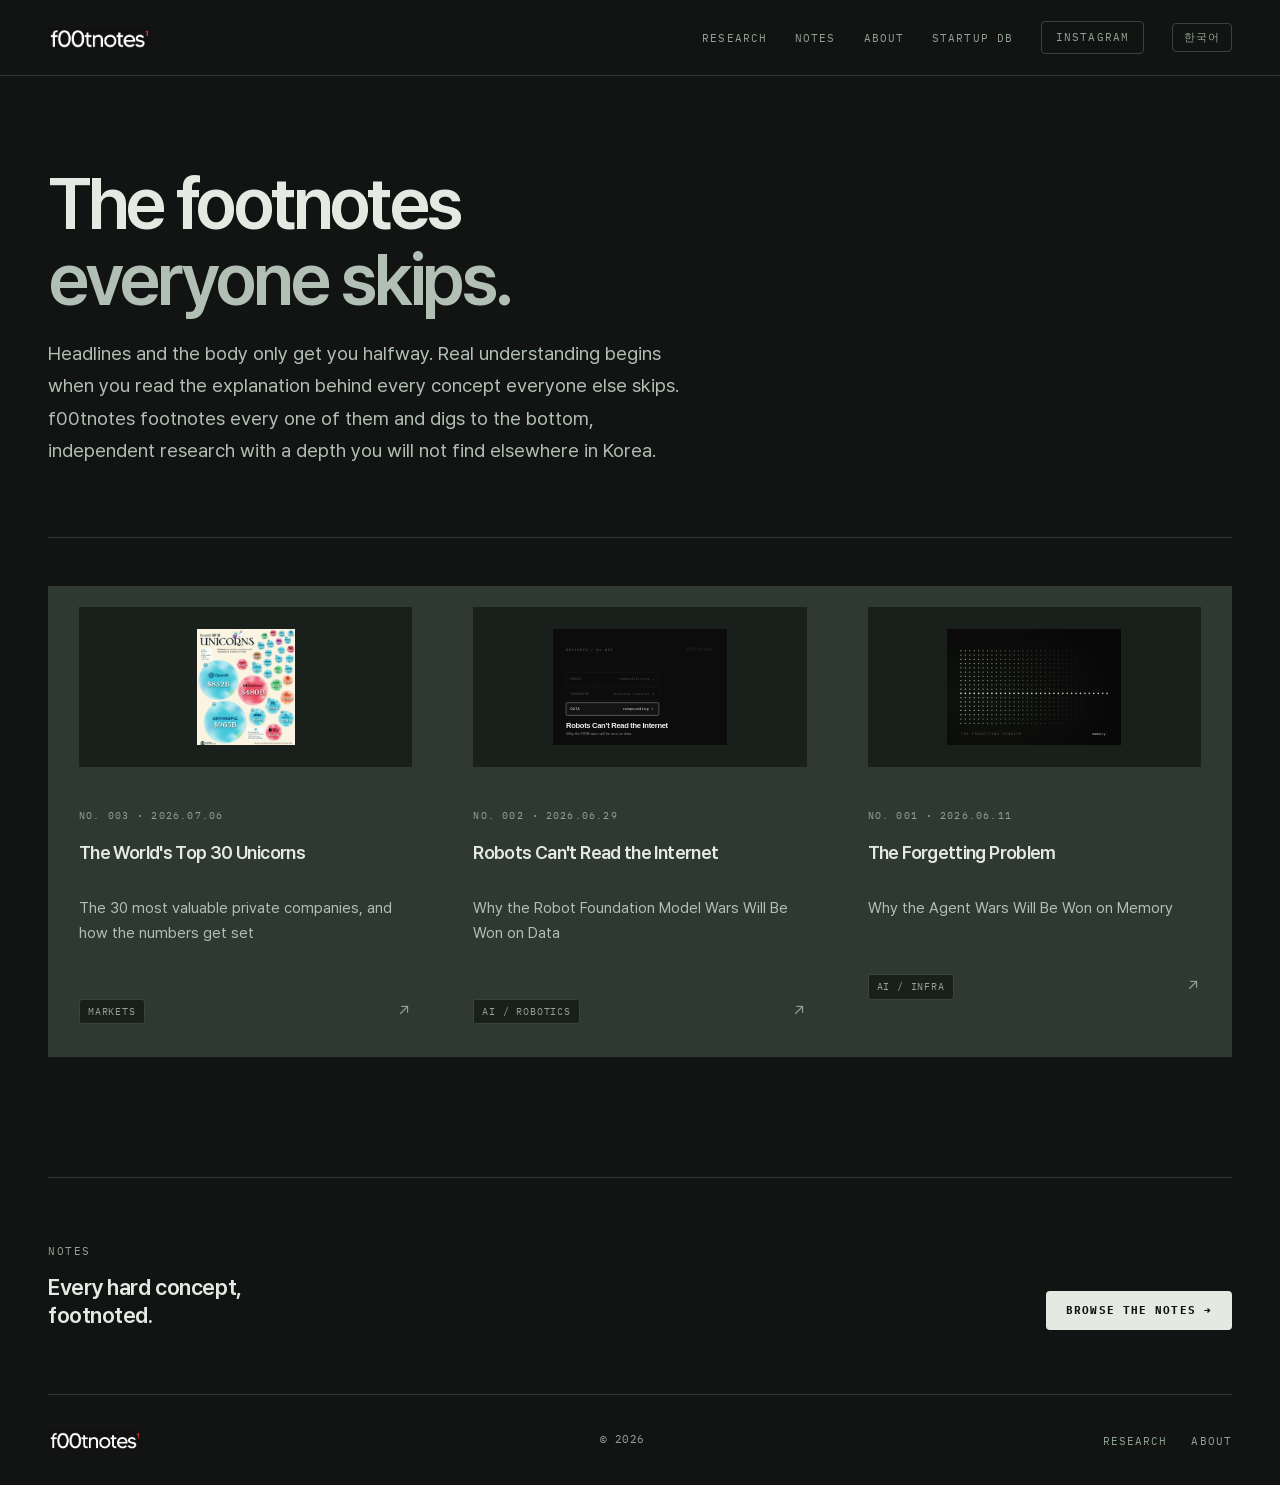
<file: index.html>
<!DOCTYPE html>
<html lang="en">
<head>
  <meta charset="UTF-8" />
  <meta name="viewport" content="width=device-width, initial-scale=1.0" />
  <title>f00tnotes¹</title>
  <meta name="description" content="Every hard concept, footnoted. Plain-language footnotes for hard AI concepts, by two anonymous VCs." />
  <meta name="theme-color" content="#111413" />
  <link rel="icon" href="/favicon.ico" sizes="any" />
  <link rel="icon" type="image/png" sizes="32x32" href="/assets/favicon-32.png" />
  <link rel="icon" type="image/png" sizes="16x16" href="/assets/favicon-16.png" />
  <link rel="apple-touch-icon" href="/assets/apple-touch-icon.png" />
  <meta property="og:type" content="website" />
  <meta property="og:site_name" content="f00tnotes¹" />
  <meta property="og:title" content="f00tnotes¹" />
  <meta property="og:description" content="Every hard concept, footnoted." />
  <meta property="og:url" content="https://www.f00tnotes1.com/" />
  <meta property="og:image" content="https://www.f00tnotes1.com/assets/og-image.png" />
  <meta property="og:image:width" content="1200" />
  <meta property="og:image:height" content="630" />
  <meta name="twitter:card" content="summary_large_image" />
  <meta name="twitter:title" content="f00tnotes¹" />
  <meta name="twitter:description" content="Every hard concept, footnoted." />
  <meta name="twitter:image" content="https://www.f00tnotes1.com/assets/og-image.png" />
  <style>
    /* ─── FONTS ─────────────────────────────────────────────── */
    @font-face {
      font-family: 'Pretendard';
      src: url('/fonts/Pretendard-Light.ttf') format('truetype');
      font-weight: 300;
    }
    @font-face {
      font-family: 'Pretendard';
      src: url('/fonts/Pretendard-Regular.ttf') format('truetype');
      font-weight: 400;
    }
    @font-face {
      font-family: 'Pretendard';
      src: url('/fonts/Pretendard-Medium.ttf') format('truetype');
      font-weight: 500;
    }
    @font-face {
      font-family: 'Pretendard';
      src: url('/fonts/Pretendard-SemiBold.ttf') format('truetype');
      font-weight: 600;
    }
    @font-face {
      font-family: 'Pretendard';
      src: url('/fonts/Pretendard-Bold.ttf') format('truetype');
      font-weight: 700;
    }
    @font-face {
      font-family: 'IBMPlexMono';
      src: url('/fonts/IBMPlexMono-Regular.ttf') format('truetype');
      font-weight: 400;
    }
    @font-face {
      font-family: 'IBMPlexMono';
      src: url('/fonts/IBMPlexMono-Bold.ttf') format('truetype');
      font-weight: 700;
    }

    /* ─── TOKENS ────────────────────────────────────────────── */
    :root {
      --bg:          #0C0C0C;
      --bg-raised:   #141414;
      --bg-elevated: #1C1C1C;
      --border-s:    #1E1E1E;
      --border:      #2A2A2A;
      --border-h:    #3A3A3A;
      --text-1:      #F0F0F0;
      --text-2:      #888888;
      --text-3:      #4A4A4A;
      --accent:      #E8F5E0;
      --nav-h:       56px;
      --page-max:    1200px;
      --pad:         48px;
    }

    /* ─── RESET ─────────────────────────────────────────────── */
    *, *::before, *::after { box-sizing: border-box; margin: 0; padding: 0; }
    html { scroll-behavior: smooth; }
    body {
      font-family: 'Pretendard', -apple-system, 'Apple SD Gothic Neo', sans-serif;
      font-size: 15px;
      font-weight: 400;
      line-height: 1.75;
      color: var(--text-1);
      background: var(--bg);
      -webkit-font-smoothing: antialiased;
    }
    a { text-decoration: none; color: inherit; }

    /* ─── NAV ───────────────────────────────────────────────── */
    nav {
      position: sticky; top: 0; z-index: 100;
      height: var(--nav-h);
      background: var(--bg);
      border-bottom: 1px solid var(--border-s);
      display: flex; align-items: center;
      padding: 0 var(--pad);
    }

    .brand {
      display: flex; align-items: center;
    }
    .brand img {
      height: 22px;
      width: auto;
      display: block;
    }

    .nav-sep { flex: 1; }

    .nav-links {
      display: flex; gap: 28px; list-style: none; align-items: center;
    }
    .nav-links a {
      font-family: 'IBMPlexMono', monospace;
      font-size: 11px;
      font-weight: 400;
      text-transform: uppercase;
      letter-spacing: 0.1em;
      color: var(--text-3);
      transition: color 0.15s;
    }
    .nav-links a:hover { color: var(--text-1); }

    .nav-sub {
      font-family: 'IBMPlexMono', monospace;
      font-size: 11px;
      font-weight: 400;
      text-transform: uppercase;
      letter-spacing: 0.1em;
      color: var(--text-3);
      padding: 6px 14px;
      border: 1px solid var(--border);
      border-radius: 4px;
      cursor: pointer;
      background: none;
      transition: color 0.15s, border-color 0.15s;
    }
    .nav-sub:hover { color: var(--text-1); border-color: var(--border-h); }

    /* ─── PAGE ──────────────────────────────────────────────── */
    .page {
      max-width: var(--page-max);
      margin: 0 auto;
      padding: 0 var(--pad);
    }

    /* ─── HERO ──────────────────────────────────────────────── */
    .hero {
      padding: 80px 0 64px;
      border-bottom: 1px solid var(--border-s);
    }
    .hero-eyebrow {
      font-family: 'IBMPlexMono', monospace;
      font-size: 11px;
      text-transform: uppercase;
      letter-spacing: 0.14em;
      color: var(--text-3);
      margin-bottom: 20px;
    }
    .hero-title {
      font-size: 48px;
      font-weight: 600;
      letter-spacing: -0.03em;
      line-height: 1.1;
      color: var(--text-1);
      margin-bottom: 20px;
      max-width: 640px;
    }
    .hero-title em {
      font-style: normal;
      color: var(--text-2);
    }
    .hero-desc {
      font-size: 16px;
      color: var(--text-2);
      line-height: 1.7;
      max-width: 480px;
    }

    /* ─── FILTER TABS ───────────────────────────────────────── */
    .filter-bar {
      display: flex;
      align-items: center;
      gap: 0;
      padding: 20px 0;
      border-bottom: 1px solid var(--border-s);
      overflow-x: auto;
    }
    .filter-btn {
      font-family: 'IBMPlexMono', monospace;
      font-size: 11px;
      font-weight: 400;
      text-transform: uppercase;
      letter-spacing: 0.1em;
      color: var(--text-3);
      padding: 6px 16px;
      border: none;
      background: none;
      cursor: pointer;
      white-space: nowrap;
      transition: color 0.15s;
      border-bottom: 2px solid transparent;
      margin-bottom: -1px;
    }
    .filter-btn:first-child { padding-left: 0; }
    .filter-btn:hover { color: var(--text-2); }
    .filter-btn.active {
      color: var(--text-1);
      border-bottom-color: var(--text-1);
    }

    /* ─── GRID ──────────────────────────────────────────────── */
    .grid-section {
      padding: 48px 0 120px;
    }

    .grid {
      display: grid;
      grid-template-columns: repeat(3, 1fr);
      gap: 1px;
      background: var(--border-s);
      border: 1px solid var(--border-s);
    }

    /* ─── CARD ──────────────────────────────────────────────── */
    .card {
      background: var(--bg);
      padding: 32px;
      display: flex;
      flex-direction: column;
      gap: 16px;
      cursor: pointer;
      transition: background 0.15s;
      text-decoration: none;
    }
    .card:hover { background: var(--bg-raised); }

    .card-meta {
      display: flex;
      align-items: center;
      gap: 10px;
    }
    .card-issue {
      font-family: 'IBMPlexMono', monospace;
      font-size: 10px;
      text-transform: uppercase;
      letter-spacing: 0.12em;
      color: var(--text-3);
    }
    .card-dot {
      width: 2px; height: 2px;
      background: var(--text-3);
      border-radius: 50%;
      flex-shrink: 0;
    }

    .card-title {
      font-size: 18px;
      font-weight: 600;
      letter-spacing: -0.02em;
      line-height: 1.35;
      color: var(--text-1);
    }

    .card-body {
      font-size: 13px;
      color: var(--text-2);
      line-height: 1.7;
      flex: 1;
    }

    .card-footer {
      display: flex;
      align-items: center;
      justify-content: space-between;
      margin-top: 8px;
    }
    .card-tags {
      display: flex; gap: 6px; flex-wrap: wrap;
    }
    .tag {
      font-family: 'IBMPlexMono', monospace;
      font-size: 10px;
      text-transform: uppercase;
      letter-spacing: 0.08em;
      color: var(--text-2);
      padding: 3px 8px;
      border: 1px solid var(--border);
      border-radius: 3px;
      background: var(--bg-raised);
    }
    .card-arrow {
      font-size: 16px;
      color: var(--text-3);
      transition: color 0.15s, transform 0.15s;
    }
    .card:hover .card-arrow {
      color: var(--text-1);
      transform: translate(2px, -2px);
    }

    /* ─── FEATURED CARD (첫 번째, 넓은 카드) ───────────────── */
    .card.featured {
      grid-column: span 2;
      padding: 40px;
    }
    .card.featured .card-title {
      font-size: 26px;
      letter-spacing: -0.03em;
    }
    .card.featured .card-body {
      font-size: 14px;
      max-width: 520px;
    }

    /* ─── COMING SOON 카드 ──────────────────────────────────── */
    .card.empty {
      background: var(--bg);
      cursor: default;
      opacity: 0.4;
    }
    .card.empty:hover { background: var(--bg); }
    .card-coming {
      font-family: 'IBMPlexMono', monospace;
      font-size: 11px;
      text-transform: uppercase;
      letter-spacing: 0.14em;
      color: var(--text-3);
    }

    /* ─── NEWSLETTER ────────────────────────────────────────── */
    .newsletter {
      border-top: 1px solid var(--border-s);
      padding: 64px 0;
      display: flex;
      align-items: flex-start;
      justify-content: space-between;
      gap: 48px;
    }
    .newsletter-left { flex: 1; max-width: 400px; }
    .newsletter-label {
      font-family: 'IBMPlexMono', monospace;
      font-size: 11px;
      text-transform: uppercase;
      letter-spacing: 0.14em;
      color: var(--text-3);
      margin-bottom: 12px;
    }
    .newsletter-title {
      font-size: 22px;
      font-weight: 600;
      letter-spacing: -0.02em;
      line-height: 1.3;
      color: var(--text-1);
    }
    .newsletter-form {
      display: flex; gap: 8px; flex: 1; max-width: 480px;
      align-self: flex-end;
    }
    .newsletter-input {
      flex: 1;
      background: var(--bg-raised);
      border: 1px solid var(--border);
      border-radius: 4px;
      padding: 10px 14px;
      font-family: 'Pretendard', sans-serif;
      font-size: 14px;
      color: var(--text-1);
      outline: none;
      transition: border-color 0.15s;
    }
    .newsletter-input::placeholder { color: var(--text-3); }
    .newsletter-input:focus { border-color: var(--border-h); }
    .newsletter-btn {
      font-family: 'IBMPlexMono', monospace;
      font-size: 11px;
      font-weight: 700;
      text-transform: uppercase;
      letter-spacing: 0.1em;
      background: var(--text-1);
      color: var(--bg);
      border: none;
      border-radius: 4px;
      padding: 10px 20px;
      cursor: pointer;
      white-space: nowrap;
      transition: background 0.15s;
    }
    .newsletter-btn:hover { background: #fff; }

    /* ─── FOOTER ────────────────────────────────────────────── */
    footer {
      border-top: 1px solid var(--border-s);
      padding: 32px 0;
      display: flex;
      align-items: center;
      justify-content: space-between;
    }
    .footer-brand { display: flex; align-items: center; }
    .footer-brand img { height: 20px; width: auto; display: block; }
    .footer-copy {
      font-family: 'IBMPlexMono', monospace;
      font-size: 11px;
      color: var(--text-3);
      letter-spacing: 0.04em;
    }
    .footer-links {
      display: flex; gap: 24px; list-style: none;
    }
    .footer-links a {
      font-family: 'IBMPlexMono', monospace;
      font-size: 11px;
      text-transform: uppercase;
      letter-spacing: 0.1em;
      color: var(--text-3);
      transition: color 0.15s;
    }
    .footer-links a:hover { color: var(--text-1); }

    /* ─── RESPONSIVE ────────────────────────────────────────── */
    @media (max-width: 900px) {
      :root { --pad: 24px; }
      .grid { grid-template-columns: repeat(2, 1fr); }
      .card.featured { grid-column: span 2; }
      .hero-title { font-size: 36px; }
      .newsletter { flex-direction: column; }
      .newsletter-form { max-width: 100%; }
    }
    @media (max-width: 600px) {
      :root { --pad: 20px; }
      .grid { grid-template-columns: 1fr; }
      .card.featured { grid-column: span 1; }
      .hero-title { font-size: 28px; }
      footer { flex-direction: column; gap: 16px; }
    }
  </style>
  <script src="/assets/i18n.js"></script>
  <link rel="stylesheet" href="/assets/editorial.css" />
</head>
<body>

  <!-- ─── NAV ─────────────────────────────────────────────── -->
  <nav>
    <a href="/" class="brand"><img src="/assets/f00tnotes-logo.png" alt="f00tnotes¹"></a>
    <span class="nav-sep"></span>
    <ul class="nav-links">
      <li><a href="/research">Research</a></li>
      <li><a href="/notes">Notes</a></li>
      <li><a href="/about">About</a></li>
      <li><a class="nav-sub" href="https://www.instagram.com/f00tnotes1/" target="_blank" rel="noopener" style="display:inline-block">Instagram</a></li>
      <li><button class="lang-toggle"></button></li>
    </ul>
  </nav>

  <div class="page">

    <!-- ─── HERO ───────────────────────────────────────────── -->
    <section class="hero">
      <h1 class="hero-title"><span data-en>The footnotes<br><em>everyone skips.</em></span><span data-ko>모두가 건너뛰는<br><em>각주.</em></span></h1>
      <p class="hero-desc">
        <span data-en>Headlines and the body only get you halfway. Real understanding begins when you read the explanation behind every concept everyone else skips. f00tnotes footnotes every one of them and digs to the bottom, independent research with a depth you will not find elsewhere in Korea.</span>
        <span data-ko>뉴스도, 기술도, 세상의 현상도 본문만 읽어서는 절반밖에 알 수 없습니다. 진짜 이해는 모두가 그냥 넘겨버리는 개념 하나하나까지 설명을 읽어낼 때 비로소 시작됩니다. f00tnotes는 그 모든 개념에 각주를 달아 끝까지 파고든, 한국 유일의 깊이를 담은 독립 리서치를 씁니다.</span>
      </p>
    </section>

    <!-- ─── GRID (어드민 발행글 동적 로드) ──────────────────── -->
    <section class="grid-section">
      <div class="grid" id="grid">
        <div class="card empty"><span class="card-coming">Loading</span></div>
      </div>
    </section>

    <!-- ─── GLOSSARY PROMO ──────────────────────────────────── -->
    <section class="newsletter">
      <div class="newsletter-left">
        <p class="newsletter-label">Notes</p>
        <h2 class="newsletter-title"><span data-en>Every hard concept,<br>footnoted.</span><span data-ko>어려운 개념은 전부<br>각주로 풀어둡니다.</span></h2>
      </div>
      <a class="newsletter-btn" href="/notes" style="align-self:flex-end;text-decoration:none;display:inline-block"><span data-en>Browse the notes →</span><span data-ko>각주 둘러보기 →</span></a>
    </section>

  </div><!-- /page -->

  <!-- ─── FOOTER ───────────────────────────────────────────── -->
  <div class="page">
    <footer>
      <span class="footer-brand"><img src="/assets/f00tnotes-logo.png" alt="f00tnotes¹"></span>
      <span class="footer-copy">© 2026</span>
      <ul class="footer-links">
        <li><a href="/research">Research</a></li>
        <li><a href="/about">About</a></li>
      </ul>
    </footer>
  </div>

  <script src="/assets/site.js"></script>
  <script>renderPostGrid('grid');</script>

  <script src="/assets/editorial.js"></script>
</body>
</html>
</file>
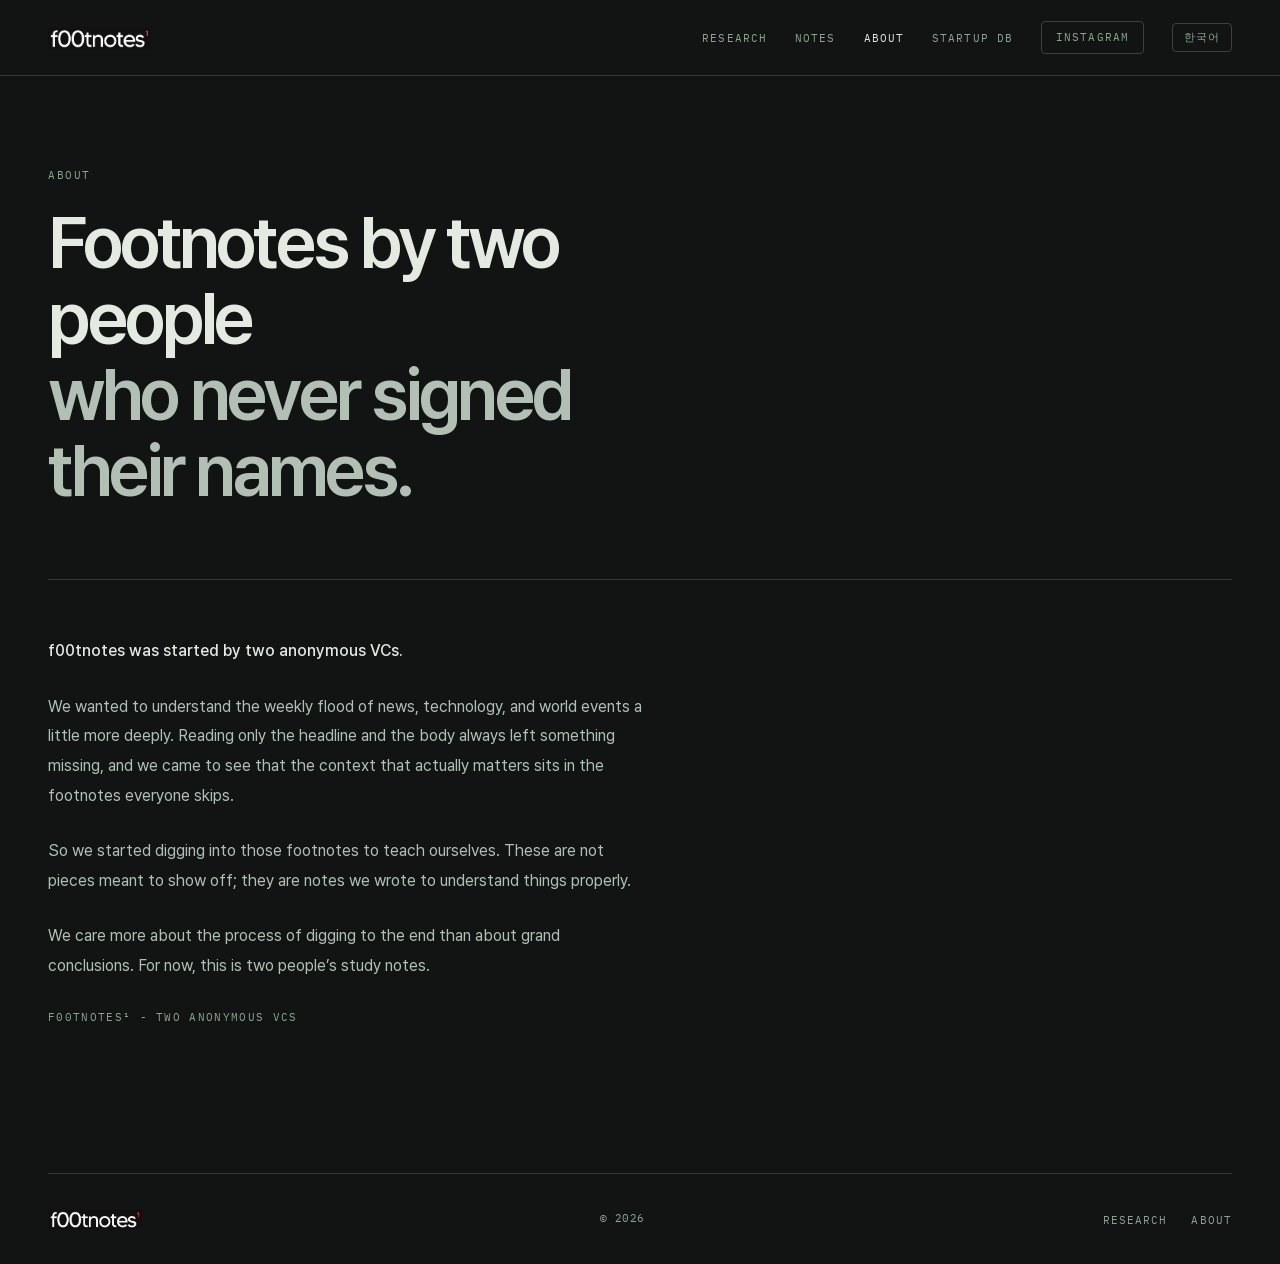
<file: about.html>
<!DOCTYPE html>
<html lang="ko">
<head>
  <meta charset="UTF-8" />
  <meta name="viewport" content="width=device-width, initial-scale=1.0" />
  <meta name="description" content="Footnotes by two anonymous VCs who never signed their names." />
  <meta name="theme-color" content="#111413" />
  <link rel="icon" href="/favicon.ico" sizes="any" />
  <link rel="icon" type="image/png" sizes="32x32" href="/assets/favicon-32.png" />
  <link rel="icon" type="image/png" sizes="16x16" href="/assets/favicon-16.png" />
  <link rel="apple-touch-icon" href="/assets/apple-touch-icon.png" />
  <meta property="og:type" content="website" />
  <meta property="og:site_name" content="f00tnotes¹" />
  <meta property="og:title" content="About - f00tnotes¹" />
  <meta property="og:description" content="Footnotes by two anonymous VCs who never signed their names." />
  <meta property="og:url" content="https://www.f00tnotes1.com/about" />
  <meta property="og:image" content="https://www.f00tnotes1.com/assets/og-image.png" />
  <meta property="og:image:width" content="1200" />
  <meta property="og:image:height" content="630" />
  <meta name="twitter:card" content="summary_large_image" />
  <meta name="twitter:image" content="https://www.f00tnotes1.com/assets/og-image.png" />
  <meta name="twitter:title" content="About - f00tnotes¹" />
  <meta name="twitter:description" content="Footnotes by two anonymous VCs who never signed their names." />
  <title>About - f00tnotes¹</title>
  <style>
    /* ─── FONTS ─────────────────────────────────────────────── */
    @font-face {
      font-family: 'Pretendard';
      src: url('/fonts/Pretendard-Light.ttf') format('truetype');
      font-weight: 300;
    }
    @font-face {
      font-family: 'Pretendard';
      src: url('/fonts/Pretendard-Regular.ttf') format('truetype');
      font-weight: 400;
    }
    @font-face {
      font-family: 'Pretendard';
      src: url('/fonts/Pretendard-Medium.ttf') format('truetype');
      font-weight: 500;
    }
    @font-face {
      font-family: 'Pretendard';
      src: url('/fonts/Pretendard-SemiBold.ttf') format('truetype');
      font-weight: 600;
    }
    @font-face {
      font-family: 'Pretendard';
      src: url('/fonts/Pretendard-Bold.ttf') format('truetype');
      font-weight: 700;
    }
    @font-face {
      font-family: 'IBMPlexMono';
      src: url('/fonts/IBMPlexMono-Regular.ttf') format('truetype');
      font-weight: 400;
    }
    @font-face {
      font-family: 'IBMPlexMono';
      src: url('/fonts/IBMPlexMono-Bold.ttf') format('truetype');
      font-weight: 700;
    }

    /* ─── TOKENS ────────────────────────────────────────────── */
    :root {
      --bg:          #0C0C0C;
      --bg-raised:   #141414;
      --bg-elevated: #1C1C1C;
      --border-s:    #1E1E1E;
      --border:      #2A2A2A;
      --border-h:    #3A3A3A;
      --text-1:      #F0F0F0;
      --text-2:      #888888;
      --text-3:      #4A4A4A;
      --accent:      #E8F5E0;
      --nav-h:       56px;
      --page-max:    1200px;
      --pad:         48px;
    }

    /* ─── RESET ─────────────────────────────────────────────── */
    *, *::before, *::after { box-sizing: border-box; margin: 0; padding: 0; }
    html { scroll-behavior: smooth; }
    body {
      font-family: 'Pretendard', -apple-system, 'Apple SD Gothic Neo', sans-serif;
      font-size: 15px;
      font-weight: 400;
      line-height: 1.75;
      color: var(--text-1);
      background: var(--bg);
      -webkit-font-smoothing: antialiased;
    }
    a { text-decoration: none; color: inherit; }

    /* ─── NAV ───────────────────────────────────────────────── */
    nav {
      position: sticky; top: 0; z-index: 100;
      height: var(--nav-h);
      background: var(--bg);
      border-bottom: 1px solid var(--border-s);
      display: flex; align-items: center;
      padding: 0 var(--pad);
    }
    .brand { display: flex; align-items: center; }
    .brand img { height: 22px; width: auto; display: block; }
    .nav-sep { flex: 1; }
    .nav-links {
      display: flex; gap: 28px; list-style: none; align-items: center;
    }
    .nav-links a {
      font-family: 'IBMPlexMono', monospace;
      font-size: 11px;
      font-weight: 400;
      text-transform: uppercase;
      letter-spacing: 0.1em;
      color: var(--text-3);
      transition: color 0.15s;
    }
    .nav-links a:hover { color: var(--text-1); }
    .nav-links a.active { color: var(--text-1); }
    .nav-sub {
      font-family: 'IBMPlexMono', monospace;
      font-size: 11px;
      font-weight: 400;
      text-transform: uppercase;
      letter-spacing: 0.1em;
      color: var(--text-3);
      padding: 6px 14px;
      border: 1px solid var(--border);
      border-radius: 4px;
      cursor: pointer;
      background: none;
      transition: color 0.15s, border-color 0.15s;
    }
    .nav-sub:hover { color: var(--text-1); border-color: var(--border-h); }

    /* ─── PAGE ──────────────────────────────────────────────── */
    .page {
      max-width: var(--page-max);
      margin: 0 auto;
      padding: 0 var(--pad);
    }

    /* ─── HERO ──────────────────────────────────────────────── */
    .hero {
      padding: 80px 0 48px;
      border-bottom: 1px solid var(--border-s);
    }
    .hero-eyebrow {
      font-family: 'IBMPlexMono', monospace;
      font-size: 11px;
      text-transform: uppercase;
      letter-spacing: 0.14em;
      color: var(--text-3);
      margin-bottom: 20px;
    }
    .hero-title {
      font-size: 48px;
      font-weight: 600;
      letter-spacing: -0.03em;
      line-height: 1.1;
      color: var(--text-1);
      max-width: 640px;
    }
    .hero-title em {
      font-style: normal;
      color: var(--text-2);
    }

    /* ─── ABOUT 본문 ────────────────────────────────────────── */
    .about {
      padding: 56px 0 120px;
      max-width: 600px;
    }
    .about p {
      font-size: 16px;
      color: var(--text-2);
      line-height: 1.85;
      margin-bottom: 26px;
    }
    .about p strong {
      color: var(--text-1);
      font-weight: 500;
    }
    .about .sig {
      font-family: 'IBMPlexMono', monospace;
      font-size: 11px;
      text-transform: uppercase;
      letter-spacing: 0.12em;
      color: var(--text-3);
      margin-top: 8px;
    }

    /* ─── FOOTER ────────────────────────────────────────────── */
    footer {
      border-top: 1px solid var(--border-s);
      padding: 32px 0;
      display: flex;
      align-items: center;
      justify-content: space-between;
    }
    .footer-brand { display: flex; align-items: center; }
    .footer-brand img { height: 20px; width: auto; display: block; }
    .footer-copy {
      font-family: 'IBMPlexMono', monospace;
      font-size: 11px;
      color: var(--text-3);
      letter-spacing: 0.04em;
    }
    .footer-links {
      display: flex; gap: 24px; list-style: none;
    }
    .footer-links a {
      font-family: 'IBMPlexMono', monospace;
      font-size: 11px;
      text-transform: uppercase;
      letter-spacing: 0.1em;
      color: var(--text-3);
      transition: color 0.15s;
    }
    .footer-links a:hover { color: var(--text-1); }

    /* ─── RESPONSIVE ────────────────────────────────────────── */
    @media (max-width: 900px) {
      :root { --pad: 24px; }
      .hero-title { font-size: 36px; }
    }
    @media (max-width: 600px) {
      :root { --pad: 20px; }
      .hero-title { font-size: 28px; }
      .about p { font-size: 15px; }
      footer { flex-direction: column; gap: 16px; }
    }
  </style>
  <script src="/assets/i18n.js"></script>
  <link rel="stylesheet" href="/assets/editorial.css" />
</head>
<body>

  <!-- ─── NAV ─────────────────────────────────────────────── -->
  <nav>
    <a href="/" class="brand"><img src="/assets/f00tnotes-logo.png" alt="f00tnotes¹"></a>
    <span class="nav-sep"></span>
    <ul class="nav-links">
      <li><a href="/research">Research</a></li>
      <li><a href="/notes">Notes</a></li>
      <li><a href="/about" class="active">About</a></li>
      <li><a class="nav-sub" href="https://www.instagram.com/f00tnotes1/" target="_blank" rel="noopener" style="display:inline-block">Instagram</a></li>
      <li><button class="lang-toggle"></button></li>
    </ul>
  </nav>

  <div class="page">

    <!-- ─── HERO ───────────────────────────────────────────── -->
    <section class="hero">
      <p class="hero-eyebrow">About</p>
      <h1 class="hero-title"><span data-en>Footnotes by two people<br><em>who never signed their names.</em></span><span data-ko>이름을 건 적 없는<br><em>두 사람의 각주.</em></span></h1>
    </section>

    <!-- ─── 본문 ───────────────────────────────────────────── -->
    <section class="about">
      <p><strong><span data-en>f00tnotes was started by two anonymous VCs.</span><span data-ko>f00tnotes는 익명의 VC 두 명이 시작했습니다.</span></strong></p>
      <p>
        <span data-en>We wanted to understand the weekly flood of news, technology, and world events a little more deeply. Reading only the headline and the body always left something missing, and we came to see that the context that actually matters sits in the footnotes everyone skips.</span>
        <span data-ko>우리는 매주 쏟아지는 뉴스와 기술, 세상의 현상을 조금 더 깊이 이해하고 싶었습니다. 헤드라인과 본문만 읽고 나면 늘 무언가 빠진 듯한 느낌이 남았고, 정작 중요한 맥락은 모두가 그냥 넘기는 각주 속에 있다는 걸 알게 됐습니다.</span>
      </p>
      <p>
        <span data-en>So we started digging into those footnotes to teach ourselves. These are not pieces meant to show off; they are notes we wrote to understand things properly.</span>
        <span data-ko>그래서 우리 스스로 공부하기 위해 그 각주를 파기 시작했습니다. 남에게 보여주려는 글이 아니라, 우리가 제대로 이해하려고 정리한 기록입니다.</span>
      </p>
      <p>
        <span data-en>We care more about the process of digging to the end than about grand conclusions. For now, this is two people’s study notes.</span>
        <span data-ko>거창한 결론보다 끝까지 파고든 과정을 담습니다. 이곳은 아직, 두 사람의 공부 노트입니다.</span>
      </p>
      <p class="sig"><span data-en>f00tnotes¹ - two anonymous VCs</span><span data-ko>f00tnotes¹ - 익명의 VC 두 명</span></p>
    </section>

  </div><!-- /page -->

  <!-- ─── FOOTER ───────────────────────────────────────────── -->
  <div class="page">
    <footer>
      <span class="footer-brand"><img src="/assets/f00tnotes-logo.png" alt="f00tnotes¹"></span>
      <span class="footer-copy">© 2026</span>
      <ul class="footer-links">
        <li><a href="/research">Research</a></li>
        <li><a href="/about">About</a></li>
      </ul>
    </footer>
  </div>

  <script src="/assets/editorial.js"></script>
</body>
</html>
</file>
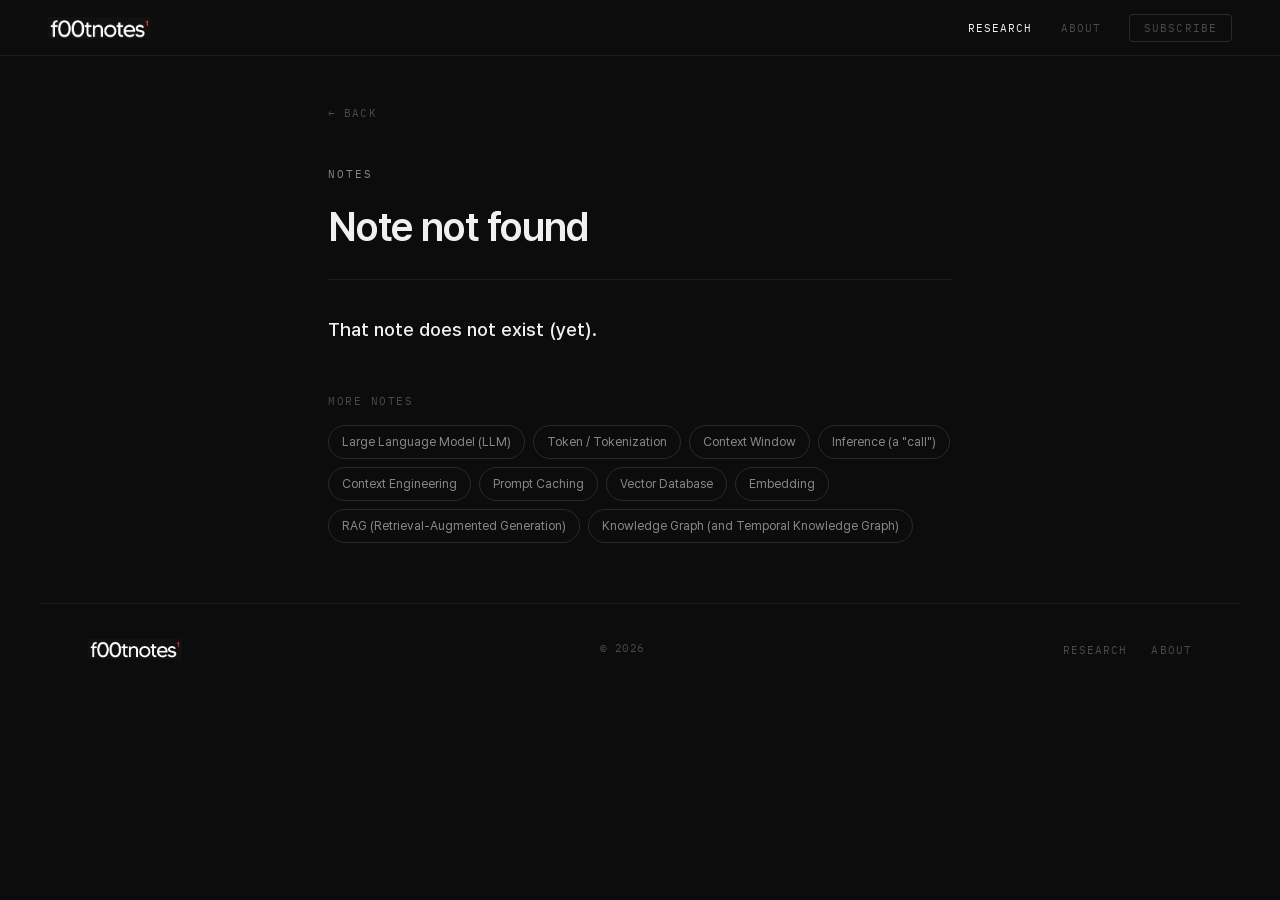
<file: glossary.html>
<!DOCTYPE html>
<html lang="en">
<head>
  <meta charset="UTF-8" />
  <meta name="viewport" content="width=device-width, initial-scale=1.0" />
  <title>Glossary - f00tnotes¹</title>
  <style>
    @font-face { font-family: 'Pretendard'; src: url('/fonts/Pretendard-Light.ttf') format('truetype'); font-weight: 300; }
    @font-face { font-family: 'Pretendard'; src: url('/fonts/Pretendard-Regular.ttf') format('truetype'); font-weight: 400; }
    @font-face { font-family: 'Pretendard'; src: url('/fonts/Pretendard-Medium.ttf') format('truetype'); font-weight: 500; }
    @font-face { font-family: 'Pretendard'; src: url('/fonts/Pretendard-SemiBold.ttf') format('truetype'); font-weight: 600; }
    @font-face { font-family: 'Pretendard'; src: url('/fonts/Pretendard-Bold.ttf') format('truetype'); font-weight: 700; }
    @font-face { font-family: 'IBMPlexMono'; src: url('/fonts/IBMPlexMono-Regular.ttf') format('truetype'); font-weight: 400; }
    @font-face { font-family: 'IBMPlexMono'; src: url('/fonts/IBMPlexMono-Bold.ttf') format('truetype'); font-weight: 700; }

    :root{
      --bg:#0C0C0C; --bg-raised:#141414; --bg-elevated:#1C1C1C;
      --border-s:#1E1E1E; --border:#2A2A2A; --border-h:#3A3A3A;
      --text-1:#F0F0F0; --text-2:#888888; --text-3:#4A4A4A;
      --accent:#E8F5E0; --nav-h:56px; --page-max:1200px; --pad:48px;
    }
    *,*::before,*::after{box-sizing:border-box;margin:0;padding:0;}
    html{scroll-behavior:smooth;}
    body{font-family:'Pretendard',-apple-system,'Apple SD Gothic Neo',sans-serif;font-size:15px;line-height:1.75;color:var(--text-1);background:var(--bg);-webkit-font-smoothing:antialiased;}
    a{text-decoration:none;color:inherit;}

    nav{position:sticky;top:0;z-index:100;height:var(--nav-h);background:var(--bg);border-bottom:1px solid var(--border-s);display:flex;align-items:center;padding:0 var(--pad);}
    .brand img{height:22px;width:auto;display:block;}
    .nav-sep{flex:1;}
    .nav-links{display:flex;gap:28px;list-style:none;align-items:center;}
    .nav-links a{font-family:'IBMPlexMono',monospace;font-size:11px;text-transform:uppercase;letter-spacing:0.1em;color:var(--text-3);transition:color 0.15s;}
    .nav-links a:hover,.nav-links a.active{color:var(--text-1);}
    .nav-sub{font-family:'IBMPlexMono',monospace;font-size:11px;text-transform:uppercase;letter-spacing:0.1em;color:var(--text-3);padding:6px 14px;border:1px solid var(--border);border-radius:4px;cursor:pointer;background:none;}
    .nav-sub:hover{color:var(--text-1);border-color:var(--border-h);}

    .wrap{max-width:720px;margin:0 auto;padding:0 var(--pad);}
    .back{display:inline-block;margin-top:48px;font-family:'IBMPlexMono',monospace;font-size:11px;text-transform:uppercase;letter-spacing:0.1em;color:var(--text-3);transition:color 0.15s;}
    .back:hover{color:var(--text-1);}

    .g-header{padding:40px 0 30px;border-bottom:1px solid var(--border-s);}
    .g-eyebrow-row{display:flex;align-items:center;justify-content:space-between;gap:14px;margin-bottom:20px;}
    .g-eyebrow{font-family:'IBMPlexMono',monospace;font-size:11px;text-transform:uppercase;letter-spacing:0.18em;color:var(--text-2);}
    .g-diff{font-family:'IBMPlexMono',monospace;font-size:13px;color:var(--accent);letter-spacing:0.12em;}
    .g-title{font-size:40px;font-weight:600;letter-spacing:-0.03em;line-height:1.12;color:var(--text-1);}

    .g-content{padding:34px 0 60px;}
    .g-content .g-lede{font-size:19px;line-height:1.65;color:var(--text-1);font-weight:500;margin-bottom:28px;}
    .g-content p{font-size:16px;color:var(--text-2);line-height:1.9;margin-bottom:20px;}
    .g-content strong{color:var(--text-1);}

    .g-fig{font-family:'IBMPlexMono',monospace;font-size:12.5px;line-height:1.7;color:var(--text-1);background:var(--bg-raised);border:1px solid var(--border-s);border-radius:8px;padding:18px 20px;overflow-x:auto;margin:0 0 28px;white-space:pre;}

    .g-analogy{position:relative;border:none;border-left:2px solid var(--accent);background:var(--bg-raised);border-radius:0 8px 8px 0;padding:16px 18px;margin:6px 0 28px;color:var(--text-1);font-style:normal;font-size:15.5px;line-height:1.7;}
    .g-analogy-label{display:block;font-family:'IBMPlexMono',monospace;font-size:10px;text-transform:uppercase;letter-spacing:0.14em;color:var(--text-3);margin-bottom:6px;}

    .g-appears{margin-top:30px;padding-top:20px;border-top:1px solid var(--border-s);font-family:'IBMPlexMono',monospace;font-size:11px;text-transform:uppercase;letter-spacing:0.1em;color:var(--text-3);}
    .g-appears a{color:var(--accent);border-bottom:1px solid transparent;transition:border-color 0.15s;}
    .g-appears a:hover{border-bottom-color:var(--accent);}

    .g-more{margin-top:46px;}
    .g-more-label{font-family:'IBMPlexMono',monospace;font-size:11px;text-transform:uppercase;letter-spacing:0.14em;color:var(--text-3);margin-bottom:14px;}
    .g-chips{display:flex;flex-wrap:wrap;gap:8px;}
    .g-chip{font-size:12.5px;color:var(--text-2);border:1px solid var(--border);border-radius:20px;padding:5px 13px;transition:color 0.15s,border-color 0.15s,background 0.15s;}
    .g-chip:hover{color:var(--text-1);border-color:var(--border-h);background:var(--bg-raised);}

    footer{max-width:var(--page-max);margin:0 auto;border-top:1px solid var(--border-s);padding:32px var(--pad);display:flex;align-items:center;justify-content:space-between;}
    .footer-brand img{height:20px;width:auto;display:block;}
    .footer-copy{font-family:'IBMPlexMono',monospace;font-size:11px;color:var(--text-3);letter-spacing:0.04em;}
    .footer-links{display:flex;gap:24px;list-style:none;}
    .footer-links a{font-family:'IBMPlexMono',monospace;font-size:11px;text-transform:uppercase;letter-spacing:0.1em;color:var(--text-3);}
    .footer-links a:hover{color:var(--text-1);}

    @media (max-width:900px){:root{--pad:24px;}.g-title{font-size:32px;}}
    @media (max-width:600px){:root{--pad:20px;}.g-title{font-size:27px;}.g-content .g-lede{font-size:17px;}}
  </style>
</head>
<body>

  <nav>
    <a href="/" class="brand"><img src="/assets/f00tnotes-logo.png" alt="f00tnotes¹"></a>
    <span class="nav-sep"></span>
    <ul class="nav-links">
      <li><a href="/research" class="active">Research</a></li>
      <li><a href="/about">About</a></li>
      <li><button class="nav-sub">Subscribe</button></li>
    </ul>
  </nav>

  <div class="wrap">
    <a href="javascript:history.length>1?history.back():location.assign('/research')" class="back">← Back</a>
    <header class="g-header">
      <div class="g-eyebrow-row">
        <span class="g-eyebrow" id="g-cat">GLOSSARY</span>
        <span class="g-diff" id="g-diff"></span>
      </div>
      <h1 class="g-title" id="g-title">Loading</h1>
    </header>
    <main class="g-content" id="g-content"><p>Loading…</p></main>
  </div>

  <footer>
    <span class="footer-brand"><img src="/assets/f00tnotes-logo.png" alt="f00tnotes¹"></span>
    <span class="footer-copy">© 2026</span>
    <ul class="footer-links">
      <li><a href="/research">Research</a></li>
      <li><a href="/about">About</a></li>
    </ul>
  </footer>

  <script src="/assets/glossary-data.js"></script>
  <script src="/assets/glossary.js"></script>
  <script>window.F00T && window.F00T.renderConceptPage();</script>

</body>
</html>
</file>
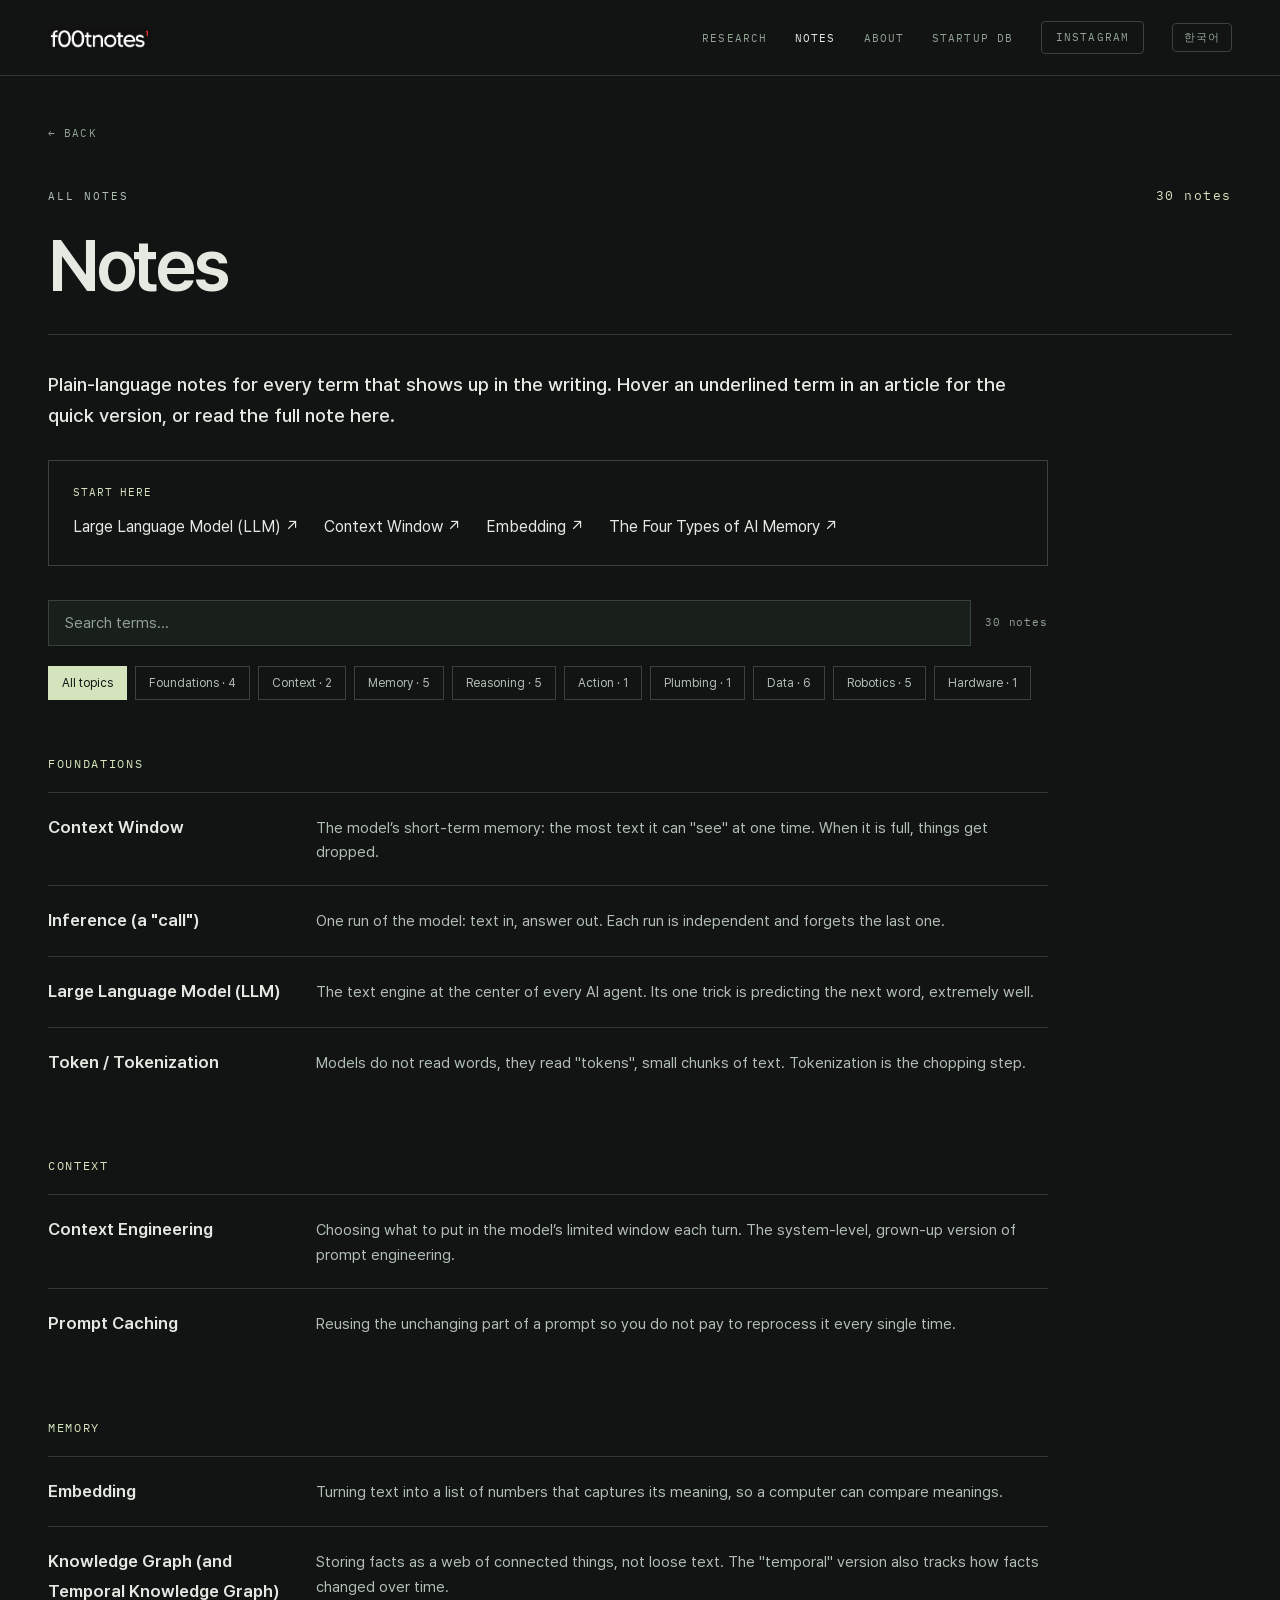
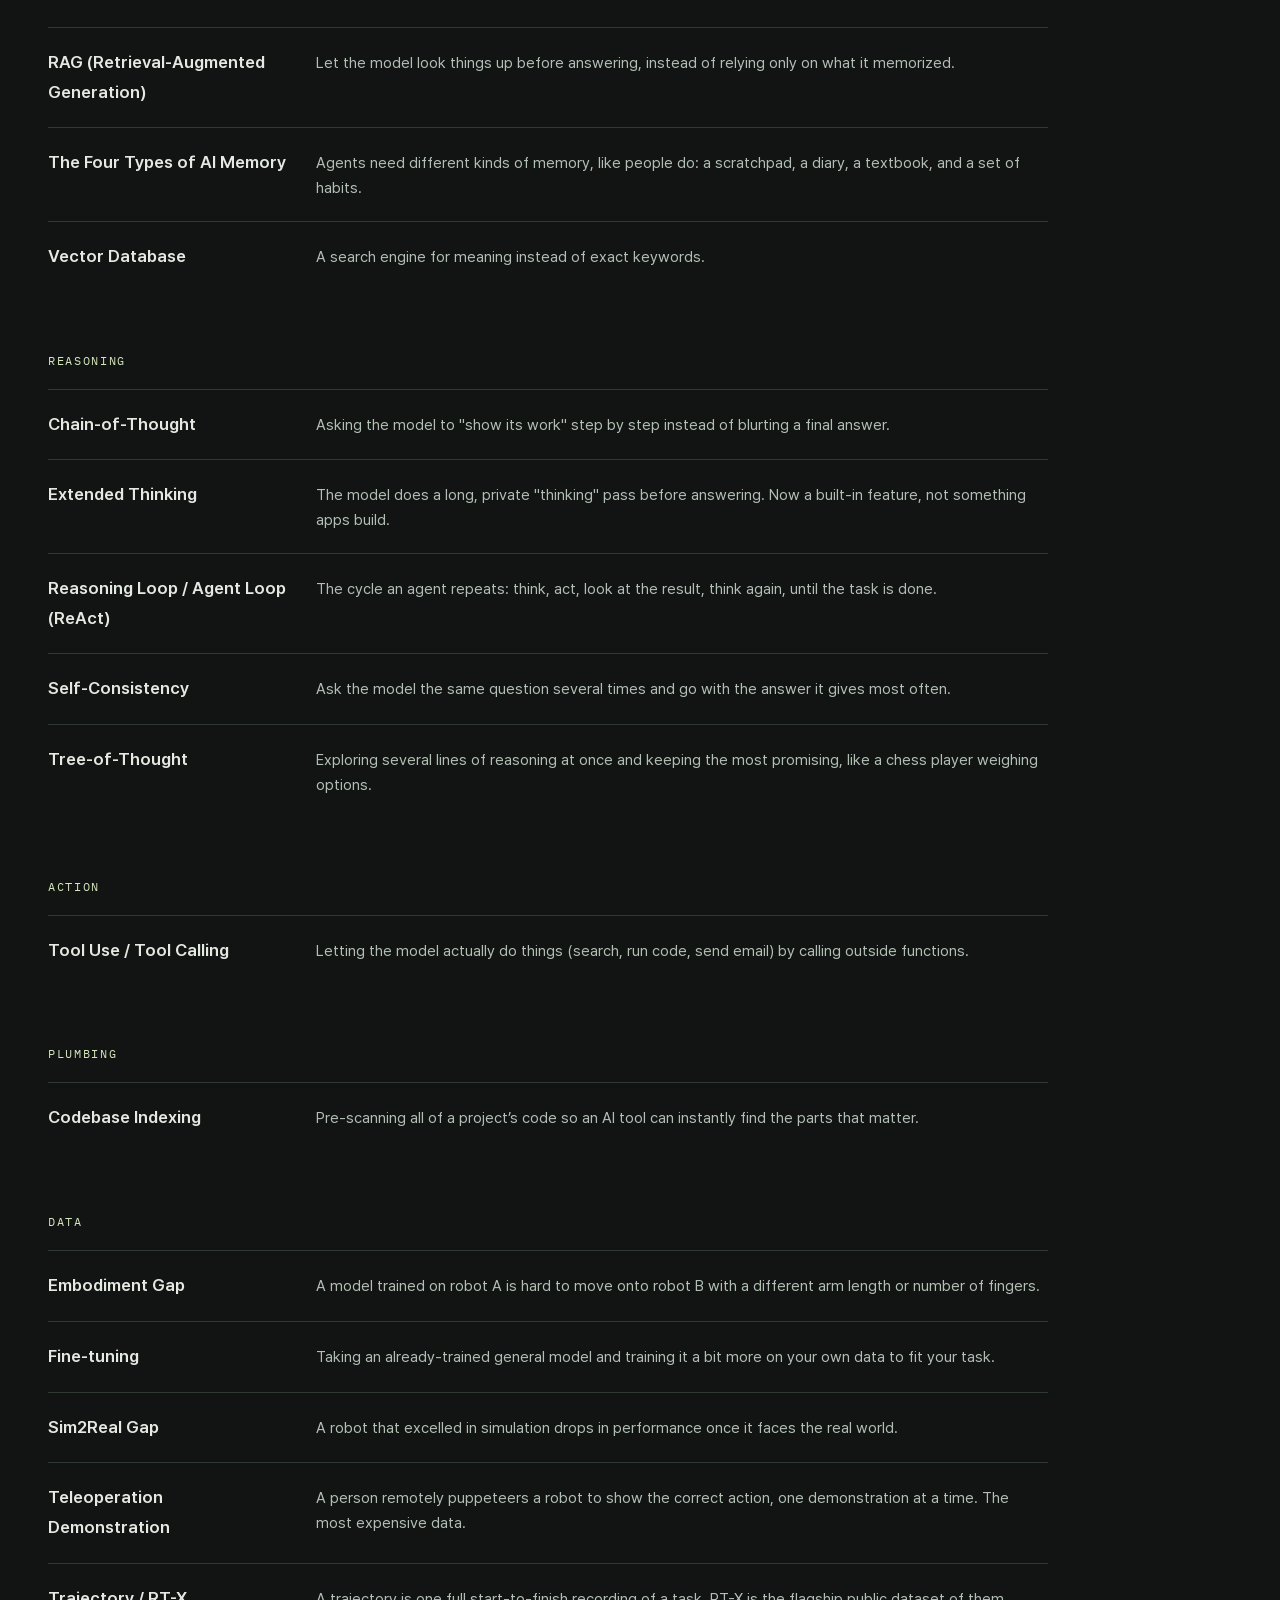
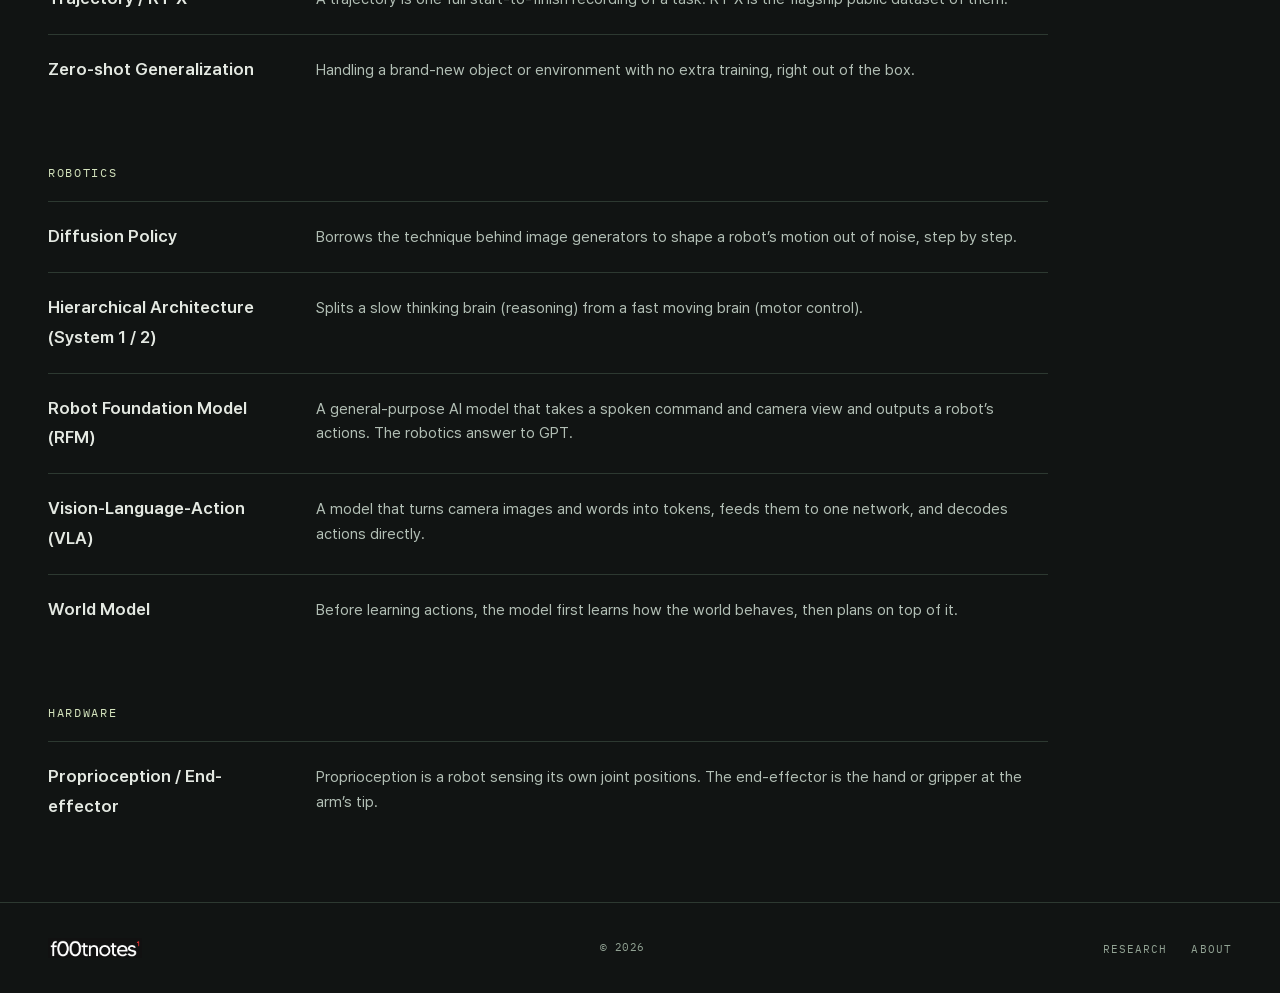
<file: notes.html>
<!DOCTYPE html>
<html lang="en">
<head>
  <meta charset="UTF-8" />
  <meta name="viewport" content="width=device-width, initial-scale=1.0" />
  <meta name="description" content="The f00tnotes glossary: plain-language explainers for hard AI terms." />
  <meta name="theme-color" content="#111413" />
  <link rel="icon" href="/favicon.ico" sizes="any" />
  <link rel="icon" type="image/png" sizes="32x32" href="/assets/favicon-32.png" />
  <link rel="icon" type="image/png" sizes="16x16" href="/assets/favicon-16.png" />
  <link rel="apple-touch-icon" href="/assets/apple-touch-icon.png" />
  <meta property="og:type" content="website" />
  <meta property="og:site_name" content="f00tnotes¹" />
  <meta property="og:title" content="Notes - f00tnotes¹" />
  <meta property="og:description" content="The f00tnotes glossary: plain-language explainers for hard AI terms." />
  <meta property="og:url" content="https://www.f00tnotes1.com/notes" />
  <meta property="og:image" content="https://www.f00tnotes1.com/assets/og-image.png" />
  <meta property="og:image:width" content="1200" />
  <meta property="og:image:height" content="630" />
  <meta name="twitter:card" content="summary_large_image" />
  <meta name="twitter:image" content="https://www.f00tnotes1.com/assets/og-image.png" />
  <meta name="twitter:title" content="Notes - f00tnotes¹" />
  <meta name="twitter:description" content="The f00tnotes glossary: plain-language explainers for hard AI terms." />
  <title>Notes - f00tnotes¹</title>
  <style>
    @font-face { font-family: 'Pretendard'; src: url('/fonts/Pretendard-Light.ttf') format('truetype'); font-weight: 300; }
    @font-face { font-family: 'Pretendard'; src: url('/fonts/Pretendard-Regular.ttf') format('truetype'); font-weight: 400; }
    @font-face { font-family: 'Pretendard'; src: url('/fonts/Pretendard-Medium.ttf') format('truetype'); font-weight: 500; }
    @font-face { font-family: 'Pretendard'; src: url('/fonts/Pretendard-SemiBold.ttf') format('truetype'); font-weight: 600; }
    @font-face { font-family: 'Pretendard'; src: url('/fonts/Pretendard-Bold.ttf') format('truetype'); font-weight: 700; }
    @font-face { font-family: 'IBMPlexMono'; src: url('/fonts/IBMPlexMono-Regular.ttf') format('truetype'); font-weight: 400; }
    @font-face { font-family: 'IBMPlexMono'; src: url('/fonts/IBMPlexMono-Bold.ttf') format('truetype'); font-weight: 700; }

    :root{
      --bg:#0C0C0C; --bg-raised:#141414; --bg-elevated:#1C1C1C;
      --border-s:#1E1E1E; --border:#2A2A2A; --border-h:#3A3A3A;
      --text-1:#F0F0F0; --text-2:#888888; --text-3:#4A4A4A;
      --accent:#E8F5E0; --nav-h:56px; --page-max:1200px; --pad:48px;
    }
    *,*::before,*::after{box-sizing:border-box;margin:0;padding:0;}
    html{scroll-behavior:smooth;}
    body{font-family:'Pretendard',-apple-system,'Apple SD Gothic Neo',sans-serif;font-size:15px;line-height:1.75;color:var(--text-1);background:var(--bg);-webkit-font-smoothing:antialiased;}
    a{text-decoration:none;color:inherit;}

    nav{position:sticky;top:0;z-index:100;height:var(--nav-h);background:var(--bg);border-bottom:1px solid var(--border-s);display:flex;align-items:center;padding:0 var(--pad);}
    .brand img{height:22px;width:auto;display:block;}
    .nav-sep{flex:1;}
    .nav-links{display:flex;gap:28px;list-style:none;align-items:center;}
    .nav-links a{font-family:'IBMPlexMono',monospace;font-size:11px;text-transform:uppercase;letter-spacing:0.1em;color:var(--text-3);transition:color 0.15s;}
    .nav-links a:hover,.nav-links a.active{color:var(--text-1);}
    .nav-sub{font-family:'IBMPlexMono',monospace;font-size:11px;text-transform:uppercase;letter-spacing:0.1em;color:var(--text-3);padding:6px 14px;border:1px solid var(--border);border-radius:4px;cursor:pointer;background:none;}
    .nav-sub:hover{color:var(--text-1);border-color:var(--border-h);}

    .wrap{max-width:720px;margin:0 auto;padding:0 var(--pad);}
    .back{display:inline-block;margin-top:48px;font-family:'IBMPlexMono',monospace;font-size:11px;text-transform:uppercase;letter-spacing:0.1em;color:var(--text-3);transition:color 0.15s;}
    .back:hover{color:var(--text-1);}

    .g-header{padding:40px 0 30px;border-bottom:1px solid var(--border-s);}
    .g-eyebrow-row{display:flex;align-items:center;justify-content:space-between;gap:14px;margin-bottom:20px;}
    .g-eyebrow{font-family:'IBMPlexMono',monospace;font-size:11px;text-transform:uppercase;letter-spacing:0.18em;color:var(--text-2);}
    .g-diff{font-family:'IBMPlexMono',monospace;font-size:13px;color:var(--accent);letter-spacing:0.12em;}
    .g-title{font-size:40px;font-weight:600;letter-spacing:-0.03em;line-height:1.12;color:var(--text-1);}

    .g-content{padding:34px 0 60px;}
    .g-content .g-lede{font-size:19px;line-height:1.65;color:var(--text-1);font-weight:500;margin-bottom:28px;}
    .g-content p{font-size:16px;color:var(--text-2);line-height:1.9;margin-bottom:20px;}
    .g-content strong{color:var(--text-1);}

    .g-fig{font-family:'IBMPlexMono',monospace;font-size:12.5px;line-height:1.7;color:var(--text-1);background:var(--bg-raised);border:1px solid var(--border-s);border-radius:8px;padding:18px 20px;overflow-x:auto;margin:0 0 28px;white-space:pre;}

    .g-analogy{position:relative;border:none;border-left:2px solid var(--accent);background:var(--bg-raised);border-radius:0 8px 8px 0;padding:16px 18px;margin:6px 0 28px;color:var(--text-1);font-style:normal;font-size:15.5px;line-height:1.7;}
    .g-analogy-label{display:block;font-family:'IBMPlexMono',monospace;font-size:10px;text-transform:uppercase;letter-spacing:0.14em;color:var(--text-3);margin-bottom:6px;}

    .g-appears{margin-top:30px;padding-top:20px;border-top:1px solid var(--border-s);font-family:'IBMPlexMono',monospace;font-size:11px;text-transform:uppercase;letter-spacing:0.1em;color:var(--text-3);}
    .g-appears a{color:var(--accent);border-bottom:1px solid transparent;transition:border-color 0.15s;}
    .g-appears a:hover{border-bottom-color:var(--accent);}

    .g-more{margin-top:46px;}
    .g-more-label{font-family:'IBMPlexMono',monospace;font-size:11px;text-transform:uppercase;letter-spacing:0.14em;color:var(--text-3);margin-bottom:14px;}
    .g-chips{display:flex;flex-wrap:wrap;gap:8px;}
    .g-chip{font-size:12.5px;color:var(--text-2);border:1px solid var(--border);border-radius:20px;padding:5px 13px;transition:color 0.15s,border-color 0.15s,background 0.15s;}
    .g-chip:hover{color:var(--text-1);border-color:var(--border-h);background:var(--bg-raised);}

    /* glossary index (navigator) */
    .g-search-wrap{display:flex;align-items:center;gap:14px;margin:4px 0 30px;}
    #g-search{flex:1;background:var(--bg-raised);border:1px solid var(--border);border-radius:10px;padding:13px 16px;color:var(--text-1);font-family:'Pretendard',sans-serif;font-size:15px;outline:none;transition:border-color 0.15s;}
    #g-search::placeholder{color:var(--text-3);}
    #g-search:focus{border-color:var(--border-h);}
    .g-search-count{font-family:'IBMPlexMono',monospace;font-size:11px;letter-spacing:0.08em;color:var(--text-3);white-space:nowrap;}
    .g-noresult{color:var(--text-2);font-size:15px;padding:30px 0;}
    .g-index{display:flex;flex-direction:column;gap:40px;margin-top:8px;}
    .g-group-label{font-family:'IBMPlexMono',monospace;font-size:11px;text-transform:uppercase;letter-spacing:0.14em;color:var(--text-3);margin-bottom:14px;padding-bottom:10px;border-bottom:1px solid var(--border-s);}
    .g-entry{display:grid;grid-template-columns:200px 1fr;gap:18px;padding:13px 0;border-bottom:1px solid var(--border-s);align-items:baseline;}
    .g-entry:last-child{border-bottom:none;}
    .g-entry-term{font-size:15.5px;font-weight:600;color:var(--text-1);transition:color 0.15s;}
    .g-entry-hover{font-size:14px;color:var(--text-2);line-height:1.55;}
    .g-entry:hover .g-entry-term{color:var(--accent);}
    @media (max-width:640px){.g-entry{grid-template-columns:1fr;gap:5px;}}

    footer{max-width:var(--page-max);margin:0 auto;border-top:1px solid var(--border-s);padding:32px var(--pad);display:flex;align-items:center;justify-content:space-between;}
    .footer-brand img{height:20px;width:auto;display:block;}
    .footer-copy{font-family:'IBMPlexMono',monospace;font-size:11px;color:var(--text-3);letter-spacing:0.04em;}
    .footer-links{display:flex;gap:24px;list-style:none;}
    .footer-links a{font-family:'IBMPlexMono',monospace;font-size:11px;text-transform:uppercase;letter-spacing:0.1em;color:var(--text-3);}
    .footer-links a:hover{color:var(--text-1);}

    @media (max-width:900px){:root{--pad:24px;}.g-title{font-size:32px;}}
    @media (max-width:600px){:root{--pad:20px;}.g-title{font-size:27px;}.g-content .g-lede{font-size:17px;}}
  </style>
  <script src="/assets/i18n.js"></script>
  <link rel="stylesheet" href="/assets/editorial.css" />
</head>
<body>

  <nav>
    <a href="/" class="brand"><img src="/assets/f00tnotes-logo.png" alt="f00tnotes¹"></a>
    <span class="nav-sep"></span>
    <ul class="nav-links">
      <li><a href="/research">Research</a></li>
      <li><a href="/notes" class="active">Notes</a></li>
      <li><a href="/about">About</a></li>
      <li><a class="nav-sub" href="https://www.instagram.com/f00tnotes1/" target="_blank" rel="noopener" style="display:inline-block">Instagram</a></li>
      <li><button class="lang-toggle"></button></li>
    </ul>
  </nav>

  <div class="wrap">
    <a href="javascript:history.length>1?history.back():location.assign('/research')" class="back">← <span data-en>Back</span><span data-ko>뒤로</span></a>
    <header class="g-header">
      <div class="g-eyebrow-row">
        <span class="g-eyebrow" id="g-cat">NOTES</span>
        <span class="g-diff" id="g-diff"></span>
      </div>
      <h1 class="g-title" id="g-title">Loading</h1>
    </header>
    <main class="g-content" id="g-content"><p>Loading…</p></main>
  </div>

  <footer>
    <span class="footer-brand"><img src="/assets/f00tnotes-logo.png" alt="f00tnotes¹"></span>
    <span class="footer-copy">© 2026</span>
    <ul class="footer-links">
      <li><a href="/research">Research</a></li>
      <li><a href="/about">About</a></li>
    </ul>
  </footer>

  <script src="/assets/glossary-data.js"></script>
  <script src="/assets/glossary.js"></script>
  <script>window.F00T && window.F00T.renderConceptPage();</script>

  <script src="/assets/editorial.js"></script>
</body>
</html>
</file>
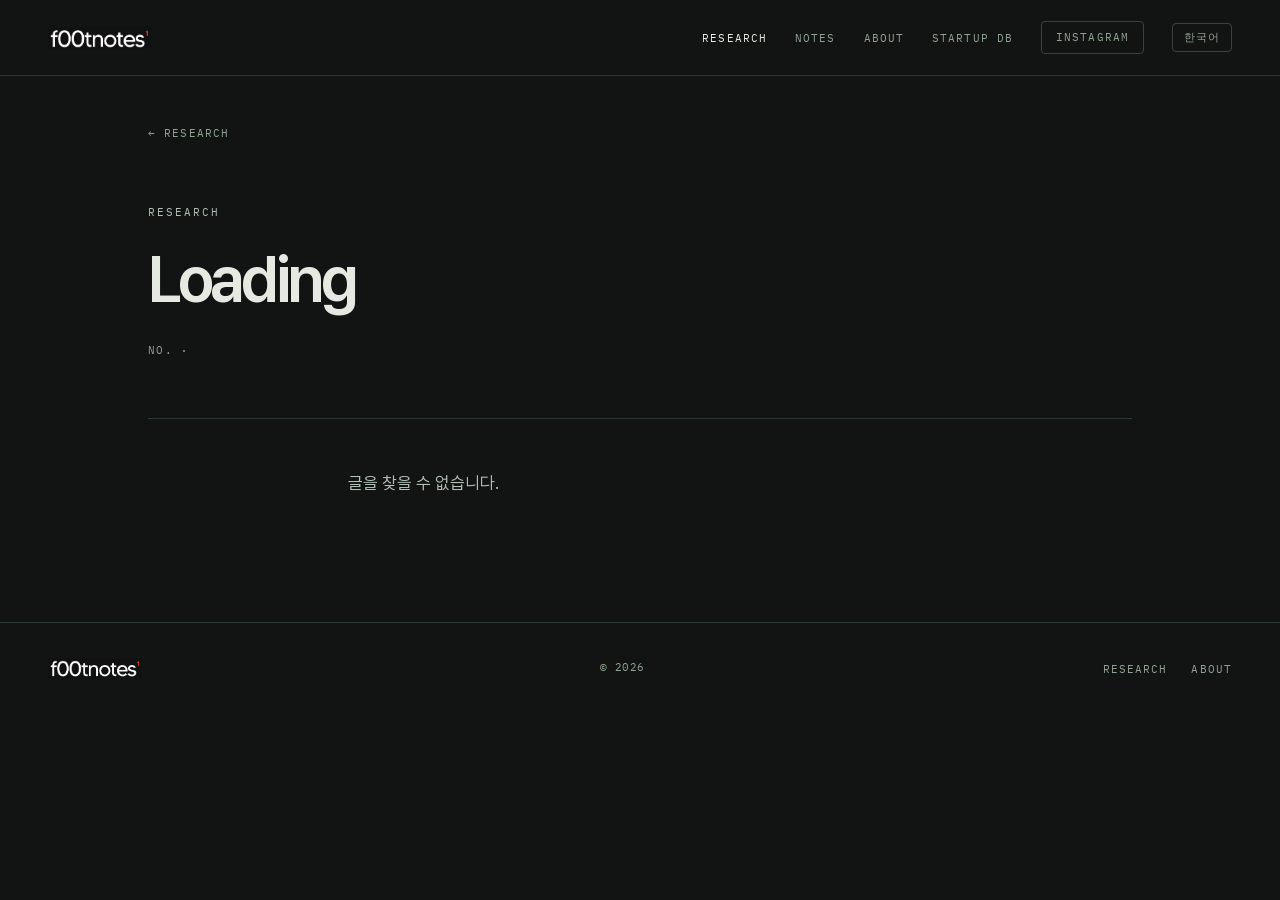
<file: post.html>
<!DOCTYPE html>
<html lang="ko">
<head>
  <meta charset="UTF-8" />
  <meta name="viewport" content="width=device-width, initial-scale=1.0" />
  <meta name="description" content="Every hard concept, footnoted." />
  <meta name="theme-color" content="#111413" />
  <link rel="icon" href="/favicon.ico" sizes="any" />
  <link rel="icon" type="image/png" sizes="32x32" href="/assets/favicon-32.png" />
  <link rel="icon" type="image/png" sizes="16x16" href="/assets/favicon-16.png" />
  <link rel="apple-touch-icon" href="/assets/apple-touch-icon.png" />
  <meta property="og:type" content="website" />
  <meta property="og:site_name" content="f00tnotes¹" />
  <meta property="og:title" content="Research - f00tnotes¹" />
  <meta property="og:description" content="Every hard concept, footnoted." />
  <meta property="og:url" content="https://www.f00tnotes1.com/research" />
  <meta property="og:image" content="https://www.f00tnotes1.com/assets/og-image.png" />
  <meta property="og:image:width" content="1200" />
  <meta property="og:image:height" content="630" />
  <meta name="twitter:card" content="summary_large_image" />
  <meta name="twitter:image" content="https://www.f00tnotes1.com/assets/og-image.png" />
  <meta name="twitter:title" content="Research - f00tnotes¹" />
  <meta name="twitter:description" content="Every hard concept, footnoted." />
  <title>f00tnotes¹</title>
  <style>
    /* ─── FONTS ─────────────────────────────────────────────── */
    @font-face { font-family: 'Pretendard'; src: url('/fonts/Pretendard-Light.ttf') format('truetype'); font-weight: 300; }
    @font-face { font-family: 'Pretendard'; src: url('/fonts/Pretendard-Regular.ttf') format('truetype'); font-weight: 400; }
    @font-face { font-family: 'Pretendard'; src: url('/fonts/Pretendard-Medium.ttf') format('truetype'); font-weight: 500; }
    @font-face { font-family: 'Pretendard'; src: url('/fonts/Pretendard-SemiBold.ttf') format('truetype'); font-weight: 600; }
    @font-face { font-family: 'Pretendard'; src: url('/fonts/Pretendard-Bold.ttf') format('truetype'); font-weight: 700; }
    @font-face { font-family: 'IBMPlexMono'; src: url('/fonts/IBMPlexMono-Regular.ttf') format('truetype'); font-weight: 400; }
    @font-face { font-family: 'IBMPlexMono'; src: url('/fonts/IBMPlexMono-Bold.ttf') format('truetype'); font-weight: 700; }

    /* ─── TOKENS ────────────────────────────────────────────── */
    :root {
      --bg:          #0C0C0C;
      --bg-raised:   #141414;
      --bg-elevated: #1C1C1C;
      --border-s:    #1E1E1E;
      --border:      #2A2A2A;
      --border-h:    #3A3A3A;
      --text-1:      #F0F0F0;
      --text-2:      #888888;
      --text-3:      #4A4A4A;
      --accent:      #E8F5E0;
      --nav-h:       56px;
      --page-max:    1200px;
      --pad:         48px;
    }

    /* ─── RESET ─────────────────────────────────────────────── */
    *, *::before, *::after { box-sizing: border-box; margin: 0; padding: 0; }
    html { scroll-behavior: smooth; }
    body {
      font-family: 'Pretendard', -apple-system, 'Apple SD Gothic Neo', sans-serif;
      font-size: 15px;
      font-weight: 400;
      line-height: 1.75;
      color: var(--text-1);
      background: var(--bg);
      -webkit-font-smoothing: antialiased;
    }
    a { text-decoration: none; color: inherit; }

    /* ─── NAV ───────────────────────────────────────────────── */
    nav {
      position: sticky; top: 0; z-index: 100;
      height: var(--nav-h);
      background: var(--bg);
      border-bottom: 1px solid var(--border-s);
      display: flex; align-items: center;
      padding: 0 var(--pad);
    }
    .brand { display: flex; align-items: center; }
    .brand img { height: 22px; width: auto; display: block; }
    .nav-sep { flex: 1; }
    .nav-links { display: flex; gap: 28px; list-style: none; align-items: center; }
    .nav-links a {
      font-family: 'IBMPlexMono', monospace;
      font-size: 11px; font-weight: 400;
      text-transform: uppercase; letter-spacing: 0.1em;
      color: var(--text-3); transition: color 0.15s;
    }
    .nav-links a:hover { color: var(--text-1); }
    .nav-links a.active { color: var(--text-1); }
    .nav-sub {
      font-family: 'IBMPlexMono', monospace;
      font-size: 11px; font-weight: 400;
      text-transform: uppercase; letter-spacing: 0.1em;
      color: var(--text-3);
      padding: 6px 14px;
      border: 1px solid var(--border);
      border-radius: 4px; cursor: pointer; background: none;
      transition: color 0.15s, border-color 0.15s;
    }
    .nav-sub:hover { color: var(--text-1); border-color: var(--border-h); }

    /* ─── ARTICLE ───────────────────────────────────────────── */
    .art-top { max-width: 1080px; margin: 0 auto; padding: 0 var(--pad); }
    .article { max-width: 680px; margin: 0 auto; padding: 0 var(--pad); }
    .back {
      display: inline-block;
      margin-top: 48px;
      font-family: 'IBMPlexMono', monospace;
      font-size: 11px; text-transform: uppercase; letter-spacing: 0.1em;
      color: var(--text-3); transition: color 0.15s;
    }
    .back:hover { color: var(--text-1); }

    /* 2단 에디토리얼 헤더 (좌: 텍스트, 우: 커버) */
    .art-header {
      display: grid; grid-template-columns: 1fr 1fr; gap: 56px;
      align-items: center;
      padding: 48px 0 56px;
    }
    .art-eyebrow {
      font-family: 'IBMPlexMono', monospace;
      font-size: 11px; text-transform: uppercase; letter-spacing: 0.18em;
      color: var(--text-2); margin-bottom: 22px;
    }
    .art-title {
      font-size: 44px; font-weight: 600;
      letter-spacing: -0.03em; line-height: 1.12;
      color: var(--text-1);
    }
    .art-lede {
      margin-top: 24px;
      font-size: 18px; line-height: 1.7; color: var(--text-2);
    }
    .art-meta {
      display: flex; align-items: center; gap: 10px;
      margin-top: 28px;
      font-family: 'IBMPlexMono', monospace;
      font-size: 11px; text-transform: uppercase; letter-spacing: 0.12em;
      color: var(--text-3);
    }
    .art-dot { width: 2px; height: 2px; background: var(--text-3); border-radius: 50%; }
    .art-cover { margin: 0; }
    .art-cover img {
      width: 100%; aspect-ratio: 3 / 2; object-fit: cover;
      border-radius: 10px; border: 1px solid var(--border-s); display: block;
    }
    .art-divider { max-width: 1080px; margin: 0 auto; padding: 0 var(--pad); }
    .art-divider hr { border: none; border-top: 1px solid var(--border-s); }

    /* ─── 본문 (렌더된 마크다운) ────────────────────────────── */
    .art-body { padding: 48px 0 100px; }
    .art-body > *:first-child { margin-top: 0; }
    .art-body h1 { font-size: 30px; font-weight: 600; letter-spacing: -0.03em; color: var(--text-1); margin: 56px 0 18px; }
    .art-body h2 { font-size: 22px; font-weight: 600; letter-spacing: -0.02em; color: var(--text-1); margin: 48px 0 16px; }
    .art-body h3 { font-size: 18px; font-weight: 600; color: var(--text-1); margin: 36px 0 12px; }
    .art-body p { font-size: 16px; color: var(--text-2); line-height: 1.9; margin-bottom: 22px; }
    .art-body strong { color: var(--text-1); font-weight: 600; }
    .art-body em { font-style: italic; color: var(--text-1); }
    .art-body a { color: var(--text-1); text-decoration: underline; text-underline-offset: 3px; text-decoration-color: var(--border-h); }
    .art-body a:hover { text-decoration-color: var(--text-1); }
    .art-body ul, .art-body ol { color: var(--text-2); margin: 0 0 22px 20px; line-height: 1.9; }
    .art-body li { margin-bottom: 6px; }
    .art-body blockquote {
      border-left: 2px solid var(--border-h);
      padding-left: 20px; margin: 0 0 22px;
      color: var(--text-2); font-style: italic;
    }
    .art-body code {
      font-family: 'IBMPlexMono', monospace;
      font-size: 0.88em;
      background: var(--bg-elevated);
      border: 1px solid var(--border-s);
      border-radius: 3px;
      padding: 1px 5px;
      color: var(--text-1);
    }
    .art-body pre {
      background: var(--bg-raised);
      border: 1px solid var(--border-s);
      border-radius: 6px;
      padding: 18px 20px;
      overflow-x: auto;
      margin: 0 0 22px;
    }
    .art-body pre code { background: none; border: none; padding: 0; font-size: 13px; line-height: 1.7; }
    .art-body hr { border: none; border-top: 1px solid var(--border-s); margin: 40px 0; }
    .art-body img { max-width: 100%; border-radius: 6px; margin: 8px 0 22px; }

    /* ─── FOOTER ────────────────────────────────────────────── */
    footer {
      max-width: var(--page-max); margin: 0 auto;
      border-top: 1px solid var(--border-s);
      padding: 32px var(--pad);
      display: flex; align-items: center; justify-content: space-between;
    }
    .footer-brand { display: flex; align-items: center; }
    .footer-brand img { height: 20px; width: auto; display: block; }
    .footer-copy {
      font-family: 'IBMPlexMono', monospace;
      font-size: 11px; color: var(--text-3); letter-spacing: 0.04em;
    }
    .footer-links { display: flex; gap: 24px; list-style: none; }
    .footer-links a {
      font-family: 'IBMPlexMono', monospace;
      font-size: 11px; text-transform: uppercase; letter-spacing: 0.1em;
      color: var(--text-3); transition: color 0.15s;
    }
    .footer-links a:hover { color: var(--text-1); }

    /* ─── RESPONSIVE ────────────────────────────────────────── */
    @media (max-width: 900px) {
      :root { --pad: 24px; }
      .art-header { grid-template-columns: 1fr; gap: 28px; padding: 32px 0 40px; }
      .art-cover { order: -1; }
      .art-title { font-size: 34px; }
    }
    @media (max-width: 600px) {
      :root { --pad: 20px; }
      .art-title { font-size: 27px; }
      .art-lede { font-size: 16px; }
      .art-body p { font-size: 15px; }
      footer { flex-direction: column; gap: 16px; }
    }
  </style>
  <script src="/assets/i18n.js"></script>
  <link rel="stylesheet" href="/assets/editorial.css" />
</head>
<body>

  <!-- ─── NAV ─────────────────────────────────────────────── -->
  <nav>
    <a href="/" class="brand"><img src="/assets/f00tnotes-logo.png" alt="f00tnotes¹"></a>
    <span class="nav-sep"></span>
    <ul class="nav-links">
      <li><a href="/research" class="active">Research</a></li>
      <li><a href="/notes">Notes</a></li>
      <li><a href="/about">About</a></li>
      <li><a class="nav-sub" href="https://www.instagram.com/f00tnotes1/" target="_blank" rel="noopener" style="display:inline-block">Instagram</a></li>
      <li><button class="lang-toggle"></button></li>
    </ul>
  </nav>

  <div class="art-top">
    <a href="/research" class="back">← Research</a>
    <header class="art-header">
      <div class="art-head-text">
        <div class="art-eyebrow" id="art-cat">RESEARCH</div>
        <h1 class="art-title" id="art-title">Loading</h1>
        <p class="art-lede" id="art-lede" hidden></p>
        <div class="art-meta">
          <span id="art-no">No.</span>
          <span class="art-dot"></span>
          <span id="art-date"></span>
          <span class="art-dot" id="art-author-dot" hidden></span>
          <span id="art-author" hidden></span>
        </div>
      </div>
      <figure class="art-cover" id="art-cover-wrap" hidden>
        <img id="art-cover" alt="" />
      </figure>
    </header>
  </div>

  <div class="art-divider"><hr /></div>

  <article class="article">
    <div class="art-body" id="art-body">
      <p>불러오는 중…</p>
    </div>
  </article>

  <!-- ─── FOOTER ───────────────────────────────────────────── -->
  <footer>
    <span class="footer-brand"><img src="/assets/f00tnotes-logo.png" alt="f00tnotes¹"></span>
    <span class="footer-copy">© 2026</span>
    <ul class="footer-links">
      <li><a href="/research">Research</a></li>
      <li><a href="/about">About</a></li>
    </ul>
  </footer>

  <script src="/assets/marked.min.js"></script>
  <script src="/assets/site.js"></script>
  <script>renderPost();</script>

  <script src="/assets/editorial.js"></script>
</body>
</html>
</file>
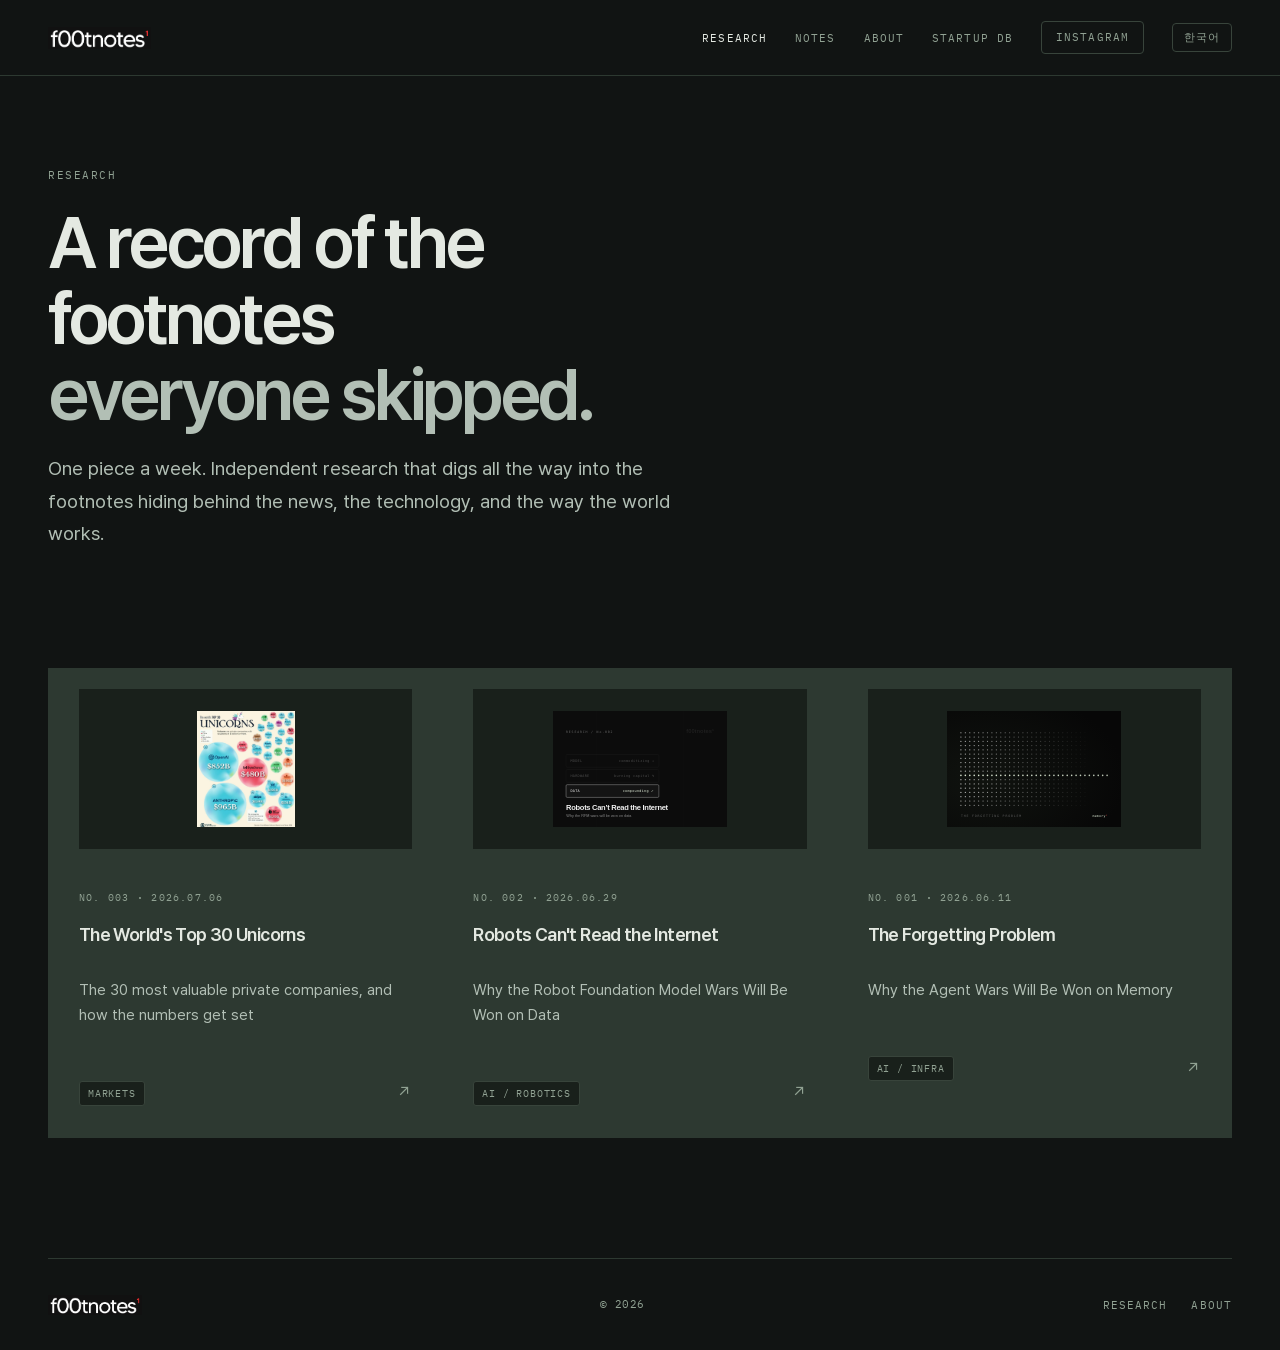
<file: research.html>
<!DOCTYPE html>
<html lang="ko">
<head>
  <meta charset="UTF-8" />
  <meta name="viewport" content="width=device-width, initial-scale=1.0" />
  <meta name="description" content="Every hard concept, footnoted. The research archive." />
  <meta name="theme-color" content="#111413" />
  <link rel="icon" href="/favicon.ico" sizes="any" />
  <link rel="icon" type="image/png" sizes="32x32" href="/assets/favicon-32.png" />
  <link rel="icon" type="image/png" sizes="16x16" href="/assets/favicon-16.png" />
  <link rel="apple-touch-icon" href="/assets/apple-touch-icon.png" />
  <meta property="og:type" content="website" />
  <meta property="og:site_name" content="f00tnotes¹" />
  <meta property="og:title" content="Research - f00tnotes¹" />
  <meta property="og:description" content="Every hard concept, footnoted. The research archive." />
  <meta property="og:url" content="https://www.f00tnotes1.com/research" />
  <meta property="og:image" content="https://www.f00tnotes1.com/assets/og-image.png" />
  <meta property="og:image:width" content="1200" />
  <meta property="og:image:height" content="630" />
  <meta name="twitter:card" content="summary_large_image" />
  <meta name="twitter:image" content="https://www.f00tnotes1.com/assets/og-image.png" />
  <meta name="twitter:title" content="Research - f00tnotes¹" />
  <meta name="twitter:description" content="Every hard concept, footnoted. The research archive." />
  <title>Research - f00tnotes¹</title>
  <style>
    /* ─── FONTS ─────────────────────────────────────────────── */
    @font-face {
      font-family: 'Pretendard';
      src: url('/fonts/Pretendard-Light.ttf') format('truetype');
      font-weight: 300;
    }
    @font-face {
      font-family: 'Pretendard';
      src: url('/fonts/Pretendard-Regular.ttf') format('truetype');
      font-weight: 400;
    }
    @font-face {
      font-family: 'Pretendard';
      src: url('/fonts/Pretendard-Medium.ttf') format('truetype');
      font-weight: 500;
    }
    @font-face {
      font-family: 'Pretendard';
      src: url('/fonts/Pretendard-SemiBold.ttf') format('truetype');
      font-weight: 600;
    }
    @font-face {
      font-family: 'Pretendard';
      src: url('/fonts/Pretendard-Bold.ttf') format('truetype');
      font-weight: 700;
    }
    @font-face {
      font-family: 'IBMPlexMono';
      src: url('/fonts/IBMPlexMono-Regular.ttf') format('truetype');
      font-weight: 400;
    }
    @font-face {
      font-family: 'IBMPlexMono';
      src: url('/fonts/IBMPlexMono-Bold.ttf') format('truetype');
      font-weight: 700;
    }

    /* ─── TOKENS ────────────────────────────────────────────── */
    :root {
      --bg:          #0C0C0C;
      --bg-raised:   #141414;
      --bg-elevated: #1C1C1C;
      --border-s:    #1E1E1E;
      --border:      #2A2A2A;
      --border-h:    #3A3A3A;
      --text-1:      #F0F0F0;
      --text-2:      #888888;
      --text-3:      #4A4A4A;
      --accent:      #E8F5E0;
      --nav-h:       56px;
      --page-max:    1200px;
      --pad:         48px;
    }

    /* ─── RESET ─────────────────────────────────────────────── */
    *, *::before, *::after { box-sizing: border-box; margin: 0; padding: 0; }
    html { scroll-behavior: smooth; }
    body {
      font-family: 'Pretendard', -apple-system, 'Apple SD Gothic Neo', sans-serif;
      font-size: 15px;
      font-weight: 400;
      line-height: 1.75;
      color: var(--text-1);
      background: var(--bg);
      -webkit-font-smoothing: antialiased;
    }
    a { text-decoration: none; color: inherit; }

    /* ─── NAV ───────────────────────────────────────────────── */
    nav {
      position: sticky; top: 0; z-index: 100;
      height: var(--nav-h);
      background: var(--bg);
      border-bottom: 1px solid var(--border-s);
      display: flex; align-items: center;
      padding: 0 var(--pad);
    }
    .brand { display: flex; align-items: center; }
    .brand img { height: 22px; width: auto; display: block; }
    .nav-sep { flex: 1; }
    .nav-links {
      display: flex; gap: 28px; list-style: none; align-items: center;
    }
    .nav-links a {
      font-family: 'IBMPlexMono', monospace;
      font-size: 11px;
      font-weight: 400;
      text-transform: uppercase;
      letter-spacing: 0.1em;
      color: var(--text-3);
      transition: color 0.15s;
    }
    .nav-links a:hover { color: var(--text-1); }
    .nav-links a.active { color: var(--text-1); }
    .nav-sub {
      font-family: 'IBMPlexMono', monospace;
      font-size: 11px;
      font-weight: 400;
      text-transform: uppercase;
      letter-spacing: 0.1em;
      color: var(--text-3);
      padding: 6px 14px;
      border: 1px solid var(--border);
      border-radius: 4px;
      cursor: pointer;
      background: none;
      transition: color 0.15s, border-color 0.15s;
    }
    .nav-sub:hover { color: var(--text-1); border-color: var(--border-h); }

    /* ─── PAGE ──────────────────────────────────────────────── */
    .page {
      max-width: var(--page-max);
      margin: 0 auto;
      padding: 0 var(--pad);
    }

    /* ─── HERO ──────────────────────────────────────────────── */
    .hero {
      padding: 80px 0 48px;
    }
    .hero-eyebrow {
      font-family: 'IBMPlexMono', monospace;
      font-size: 11px;
      text-transform: uppercase;
      letter-spacing: 0.14em;
      color: var(--text-3);
      margin-bottom: 20px;
    }
    .hero-title {
      font-size: 48px;
      font-weight: 600;
      letter-spacing: -0.03em;
      line-height: 1.1;
      color: var(--text-1);
      margin-bottom: 20px;
      max-width: 640px;
    }
    .hero-title em { font-style: normal; color: var(--text-2); }
    .hero-desc {
      font-size: 16px;
      color: var(--text-2);
      line-height: 1.7;
      max-width: 480px;
    }

    /* ─── FILTER TABS ───────────────────────────────────────── */
    .filter-bar {
      display: flex;
      align-items: center;
      gap: 0;
      padding: 20px 0;
      border-bottom: 1px solid var(--border-s);
      overflow-x: auto;
    }
    .filter-btn {
      font-family: 'IBMPlexMono', monospace;
      font-size: 11px;
      font-weight: 400;
      text-transform: uppercase;
      letter-spacing: 0.1em;
      color: var(--text-3);
      padding: 6px 16px;
      border: none;
      background: none;
      cursor: pointer;
      white-space: nowrap;
      transition: color 0.15s;
      border-bottom: 2px solid transparent;
      margin-bottom: -1px;
    }
    .filter-btn:first-child { padding-left: 0; }
    .filter-btn:hover { color: var(--text-2); }
    .filter-btn.active {
      color: var(--text-1);
      border-bottom-color: var(--text-1);
    }

    /* ─── GRID ──────────────────────────────────────────────── */
    .grid-section { padding: 48px 0 120px; }
    .grid {
      display: grid;
      grid-template-columns: repeat(3, 1fr);
      gap: 1px;
      background: var(--border-s);
      border: 1px solid var(--border-s);
    }

    /* ─── CARD ──────────────────────────────────────────────── */
    .card {
      background: var(--bg);
      padding: 32px;
      display: flex;
      flex-direction: column;
      gap: 16px;
      cursor: pointer;
      transition: background 0.15s;
      text-decoration: none;
    }
    .card:hover { background: var(--bg-raised); }
    .card-meta { display: flex; align-items: center; gap: 10px; }
    .card-issue {
      font-family: 'IBMPlexMono', monospace;
      font-size: 10px;
      text-transform: uppercase;
      letter-spacing: 0.12em;
      color: var(--text-3);
    }
    .card-dot {
      width: 2px; height: 2px;
      background: var(--text-3);
      border-radius: 50%;
      flex-shrink: 0;
    }
    .card-title {
      font-size: 18px;
      font-weight: 600;
      letter-spacing: -0.02em;
      line-height: 1.35;
      color: var(--text-1);
    }
    .card-body {
      font-size: 13px;
      color: var(--text-2);
      line-height: 1.7;
      flex: 1;
    }
    .card-footer {
      display: flex;
      align-items: center;
      justify-content: space-between;
      margin-top: 8px;
    }
    .card-tags { display: flex; gap: 6px; flex-wrap: wrap; }
    .tag {
      font-family: 'IBMPlexMono', monospace;
      font-size: 10px;
      text-transform: uppercase;
      letter-spacing: 0.08em;
      color: var(--text-2);
      padding: 3px 8px;
      border: 1px solid var(--border);
      border-radius: 3px;
      background: var(--bg-raised);
    }
    .card-arrow {
      font-size: 16px;
      color: var(--text-3);
      transition: color 0.15s, transform 0.15s;
    }
    .card:hover .card-arrow {
      color: var(--text-1);
      transform: translate(2px, -2px);
    }

    /* ─── COMING SOON 카드 ──────────────────────────────────── */
    .card.empty {
      background: var(--bg);
      cursor: default;
      opacity: 0.4;
    }
    .card.empty:hover { background: var(--bg); }
    .card-coming {
      font-family: 'IBMPlexMono', monospace;
      font-size: 11px;
      text-transform: uppercase;
      letter-spacing: 0.14em;
      color: var(--text-3);
    }

    /* ─── FOOTER ────────────────────────────────────────────── */
    footer {
      border-top: 1px solid var(--border-s);
      padding: 32px 0;
      display: flex;
      align-items: center;
      justify-content: space-between;
    }
    .footer-brand { display: flex; align-items: center; }
    .footer-brand img { height: 20px; width: auto; display: block; }
    .footer-copy {
      font-family: 'IBMPlexMono', monospace;
      font-size: 11px;
      color: var(--text-3);
      letter-spacing: 0.04em;
    }
    .footer-links { display: flex; gap: 24px; list-style: none; }
    .footer-links a {
      font-family: 'IBMPlexMono', monospace;
      font-size: 11px;
      text-transform: uppercase;
      letter-spacing: 0.1em;
      color: var(--text-3);
      transition: color 0.15s;
    }
    .footer-links a:hover { color: var(--text-1); }

    /* ─── RESPONSIVE ────────────────────────────────────────── */
    @media (max-width: 900px) {
      :root { --pad: 24px; }
      .grid { grid-template-columns: repeat(2, 1fr); }
      .hero-title { font-size: 36px; }
    }
    @media (max-width: 600px) {
      :root { --pad: 20px; }
      .grid { grid-template-columns: 1fr; }
      .hero-title { font-size: 28px; }
      footer { flex-direction: column; gap: 16px; }
    }
  </style>
  <script src="/assets/i18n.js"></script>
  <link rel="stylesheet" href="/assets/editorial.css" />
</head>
<body>

  <!-- ─── NAV ─────────────────────────────────────────────── -->
  <nav>
    <a href="/" class="brand"><img src="/assets/f00tnotes-logo.png" alt="f00tnotes¹"></a>
    <span class="nav-sep"></span>
    <ul class="nav-links">
      <li><a href="/research" class="active">Research</a></li>
      <li><a href="/notes">Notes</a></li>
      <li><a href="/about">About</a></li>
      <li><a class="nav-sub" href="https://www.instagram.com/f00tnotes1/" target="_blank" rel="noopener" style="display:inline-block">Instagram</a></li>
      <li><button class="lang-toggle"></button></li>
    </ul>
  </nav>

  <div class="page">

    <!-- ─── HERO ───────────────────────────────────────────── -->
    <section class="hero">
      <p class="hero-eyebrow">Research</p>
      <h1 class="hero-title"><span data-en>A record of the footnotes<br><em>everyone skipped.</em></span><span data-ko>모두가 건너뛴<br><em>각주의 기록.</em></span></h1>
      <p class="hero-desc">
        <span data-en>One piece a week. Independent research that digs all the way into the footnotes hiding behind the news, the technology, and the way the world works.</span>
        <span data-ko>매주 한 편씩, 뉴스와 기술과 현상의 본문 뒤에 숨은 각주를 끝까지 파고든 독립 리서치를 모읍니다.</span>
      </p>
    </section>

    <!-- ─── GRID (어드민 발행글 동적 로드) ──────────────────── -->
    <section class="grid-section">
      <div class="grid" id="grid">
        <div class="card empty"><span class="card-coming">Loading</span></div>
      </div>
    </section>

  </div><!-- /page -->

  <!-- ─── FOOTER ───────────────────────────────────────────── -->
  <div class="page">
    <footer>
      <span class="footer-brand"><img src="/assets/f00tnotes-logo.png" alt="f00tnotes¹"></span>
      <span class="footer-copy">© 2026</span>
      <ul class="footer-links">
        <li><a href="/research">Research</a></li>
        <li><a href="/about">About</a></li>
      </ul>
    </footer>
  </div>

  <script src="/assets/site.js"></script>
  <script>renderPostGrid('grid');</script>

  <script src="/assets/editorial.js"></script>
</body>
</html>
</file>
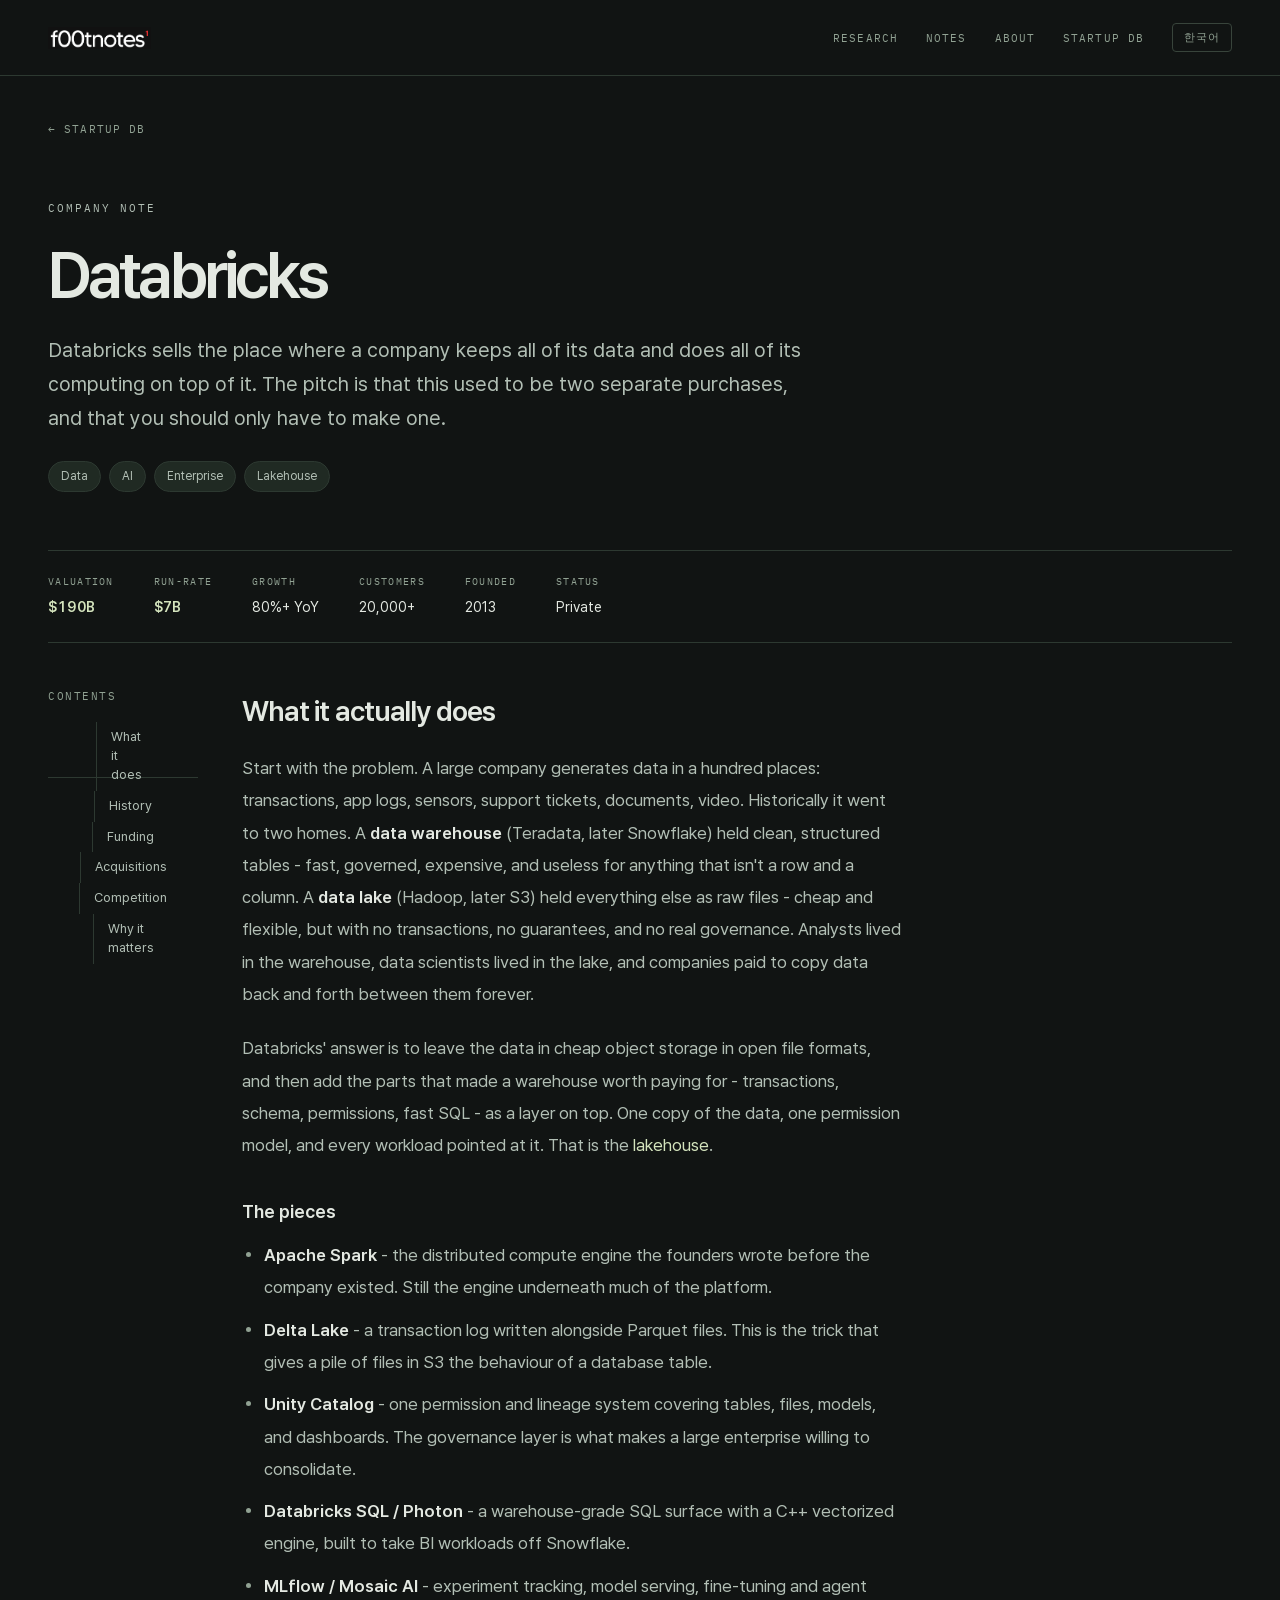
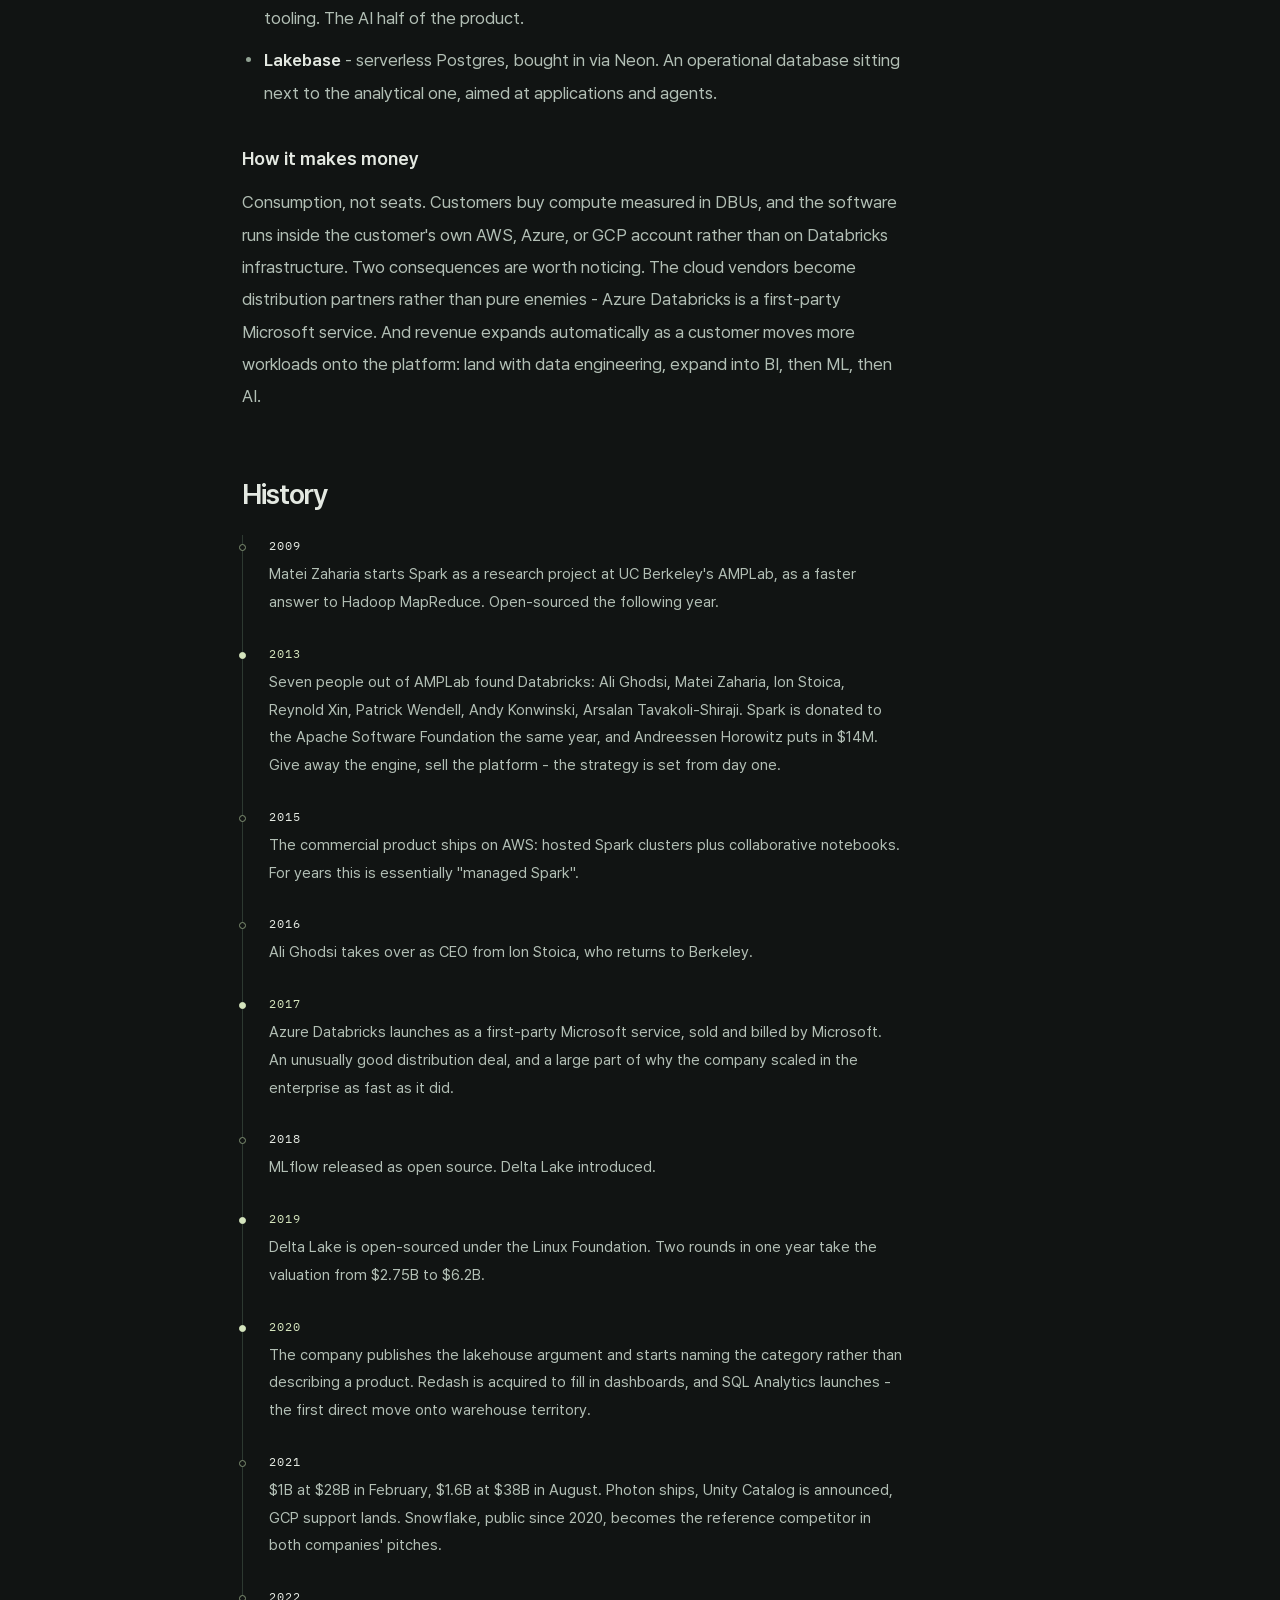
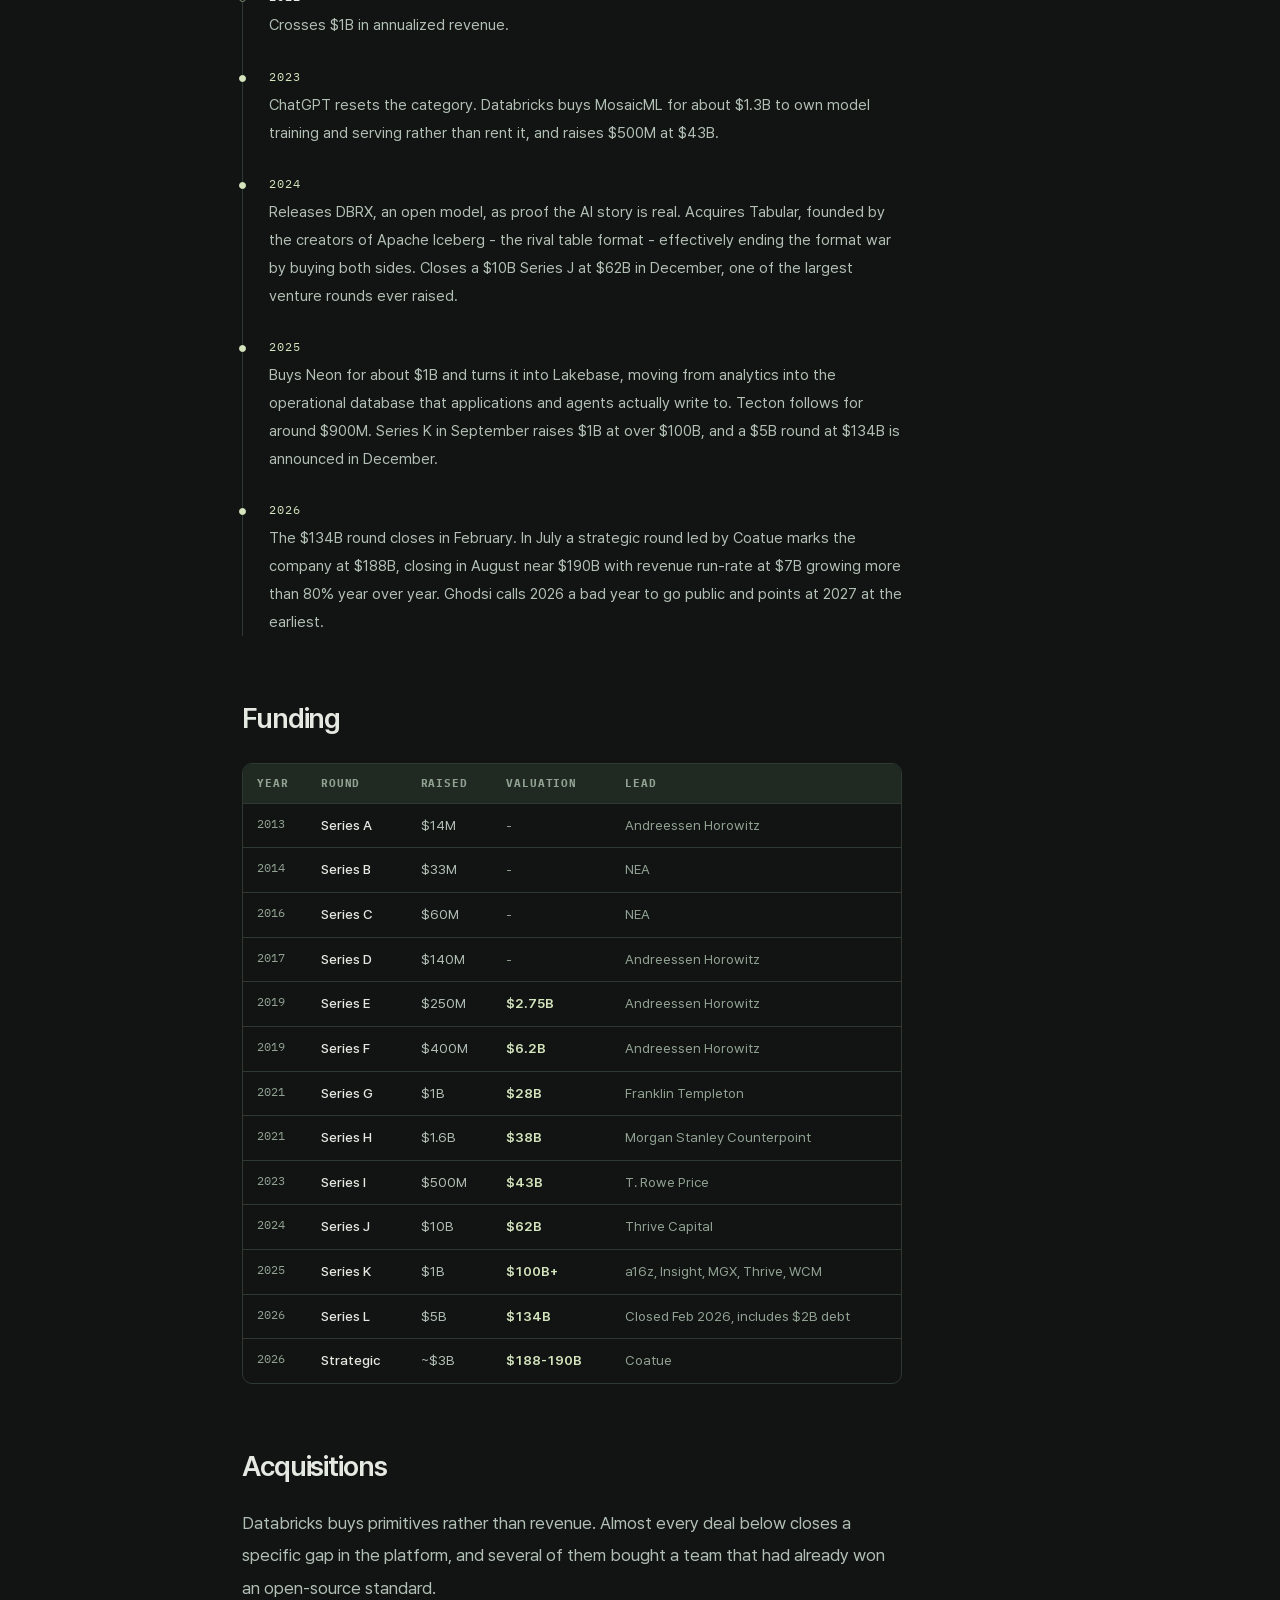
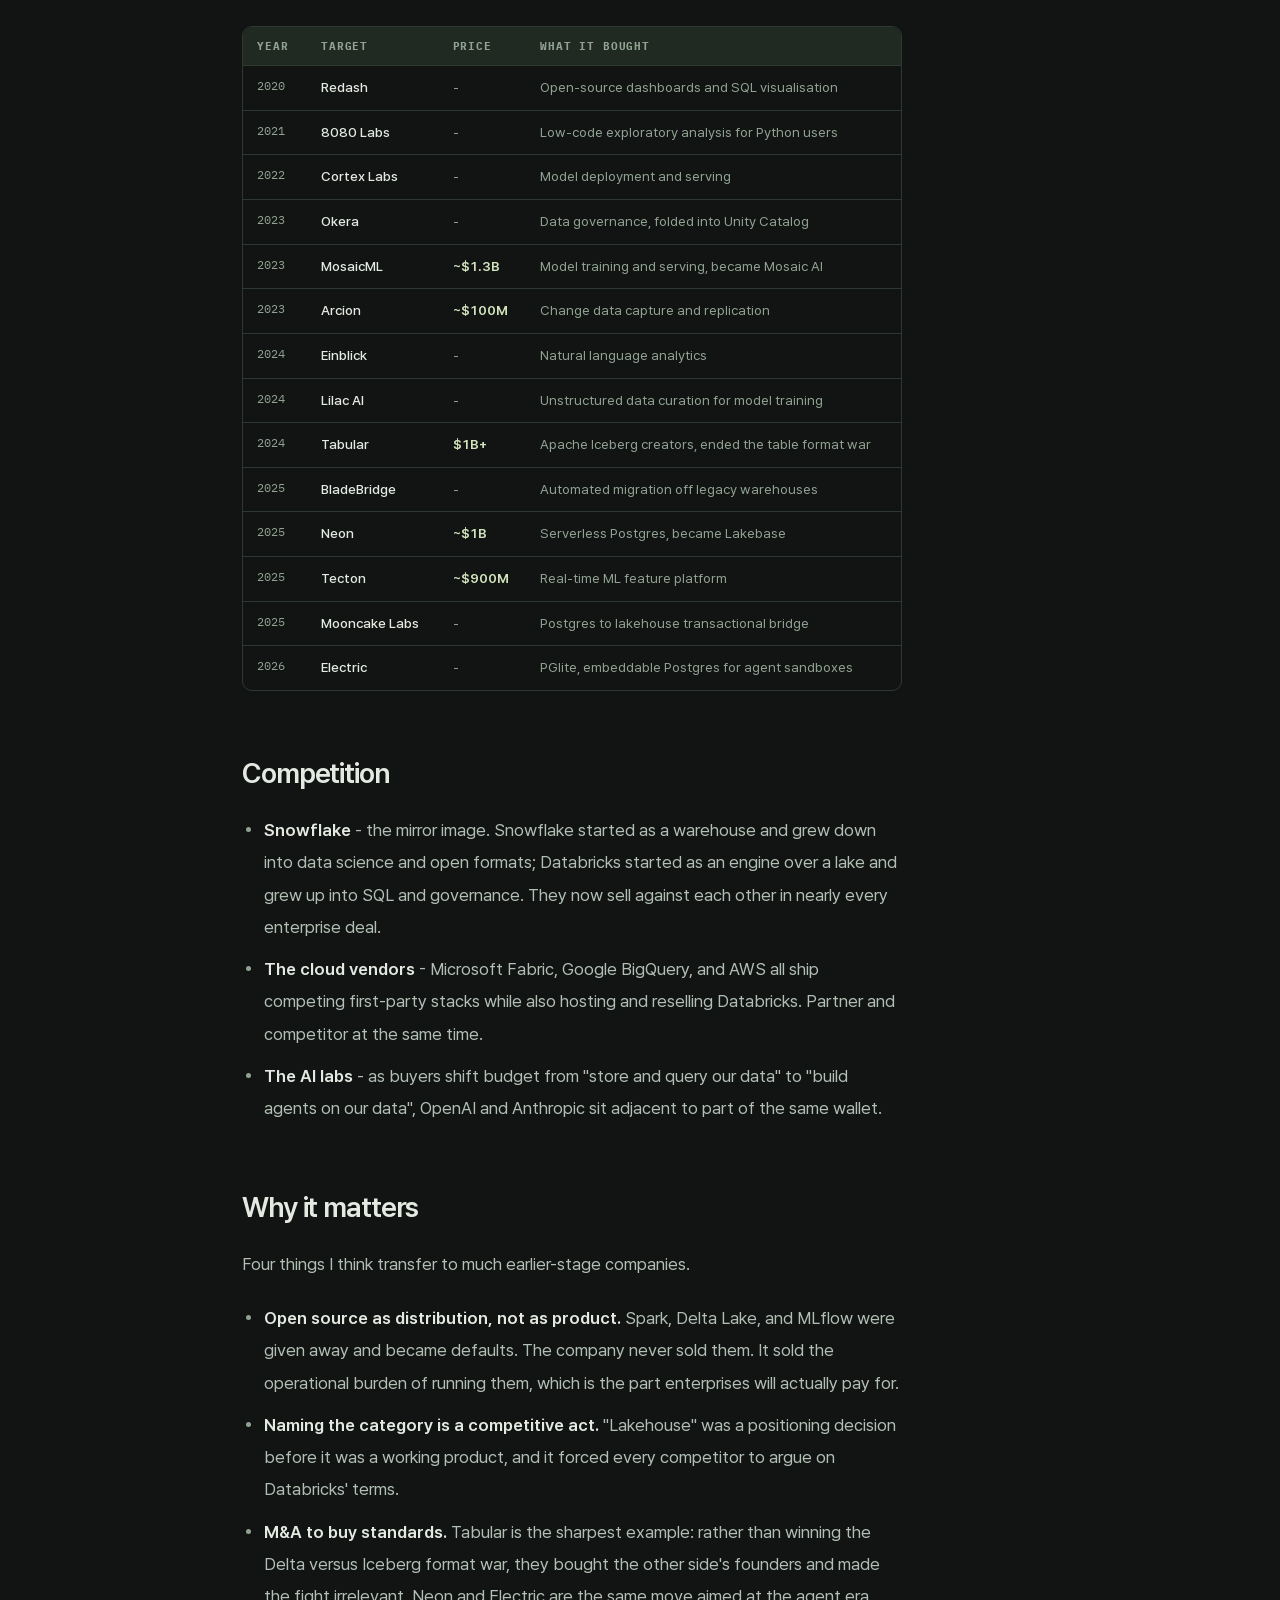
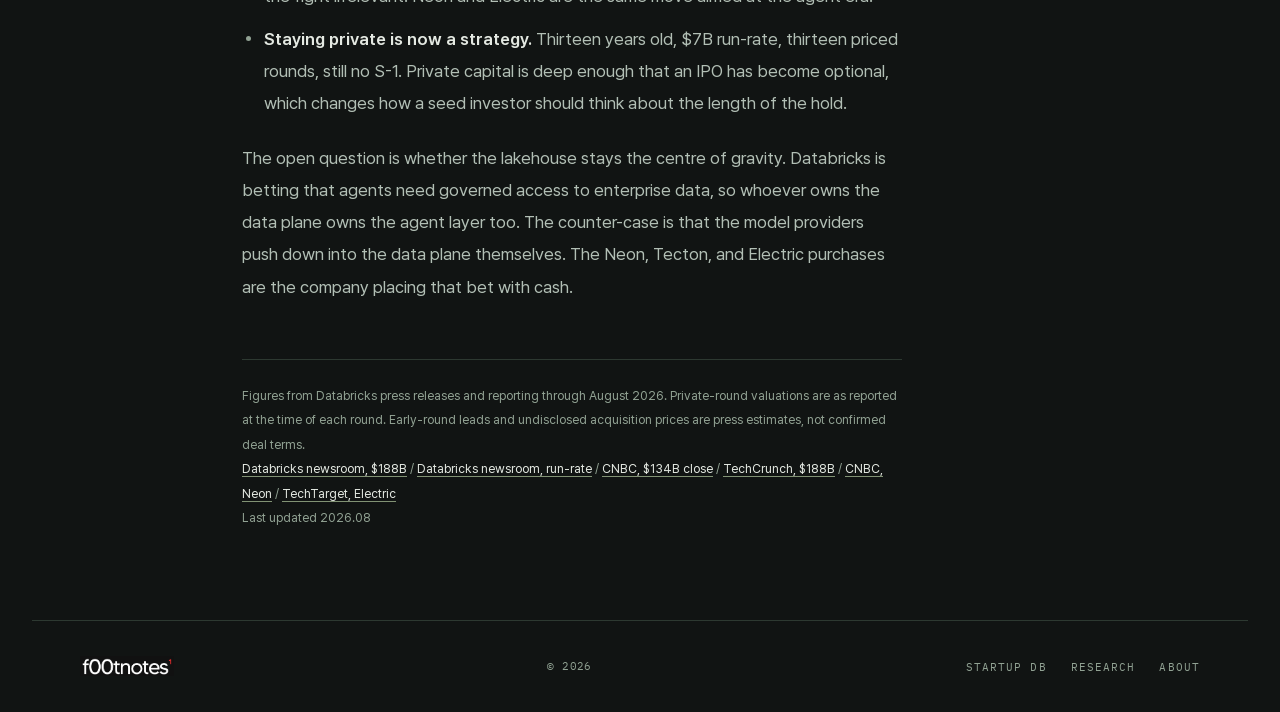
<file: startupdb-databricks.html>
<!DOCTYPE html>
<html lang="en">
<head>
<meta charset="UTF-8" />
<meta name="viewport" content="width=device-width, initial-scale=1.0" />
<meta name="theme-color" content="#111413" />
<meta name="description" content="What Databricks actually sells, how the lakehouse happened, and why a data company is worth $190B." />
<link rel="icon" type="image/png" sizes="32x32" href="/assets/favicon-32.png" />
<link rel="apple-touch-icon" href="/assets/apple-touch-icon.png" />
<meta property="og:type" content="article" />
<meta property="og:site_name" content="f00tnotes¹" />
<meta property="og:title" content="Databricks - f00tnotes¹" />
<meta property="og:description" content="What Databricks actually sells, how the lakehouse happened, and why a data company is worth $190B." />
<meta property="og:image" content="/assets/og-image.png" />
<meta name="twitter:card" content="summary_large_image" />
<title>Databricks - f00tnotes¹</title>
<script src="/assets/i18n.js"></script>
<style>
  @font-face { font-family:'Pretendard'; src:url('/fonts/Pretendard-Light.ttf') format('truetype'); font-weight:300; }
  @font-face { font-family:'Pretendard'; src:url('/fonts/Pretendard-Regular.ttf') format('truetype'); font-weight:400; }
  @font-face { font-family:'Pretendard'; src:url('/fonts/Pretendard-Medium.ttf') format('truetype'); font-weight:500; }
  @font-face { font-family:'Pretendard'; src:url('/fonts/Pretendard-SemiBold.ttf') format('truetype'); font-weight:600; }
  @font-face { font-family:'Pretendard'; src:url('/fonts/Pretendard-Bold.ttf') format('truetype'); font-weight:700; }
  @font-face { font-family:'IBMPlexMono'; src:url('/fonts/IBMPlexMono-Regular.ttf') format('truetype'); font-weight:400; }
  @font-face { font-family:'IBMPlexMono'; src:url('/fonts/IBMPlexMono-Bold.ttf') format('truetype'); font-weight:700; }

  :root{
    --bg:#0C0C0C; --bg-raised:#141414; --bg-elevated:#1C1C1C;
    --border-s:#1E1E1E; --border:#2A2A2A; --border-h:#3A3A3A;
    --text-1:#F0F0F0; --text-2:#A8A8A8; --text-3:#6E6E6E;
    --accent:#E8F5E0; --nav-h:56px; --pad:48px;
    --col-side:210px; --col-gap:52px;
  }
  *,*::before,*::after{box-sizing:border-box;margin:0;padding:0;}
  html{scroll-behavior:smooth;}
  body{font-family:'Pretendard',-apple-system,'Apple SD Gothic Neo',sans-serif;font-size:15px;line-height:1.75;color:var(--text-1);background:var(--bg);-webkit-font-smoothing:antialiased;}
  a{text-decoration:none;color:inherit;}

  nav{position:sticky;top:0;z-index:100;height:var(--nav-h);background:var(--bg);border-bottom:1px solid var(--border-s);display:flex;align-items:center;padding:0 var(--pad);}
  .brand img{height:22px;width:auto;display:block;}
  .nav-sep{flex:1;}
  .nav-links{display:flex;gap:28px;list-style:none;align-items:center;}
  .nav-links a{font-family:'IBMPlexMono',monospace;font-size:11px;text-transform:uppercase;letter-spacing:.1em;color:var(--text-3);transition:color .15s;}
  .nav-links a:hover,.nav-links a.active{color:var(--text-1);}

  .wrap{max-width:1216px;margin:0 auto;padding:0 var(--pad);}
  .back{display:inline-block;margin-top:44px;font-family:'IBMPlexMono',monospace;font-size:11px;text-transform:uppercase;letter-spacing:.1em;color:var(--text-3);transition:color .15s;}
  .back:hover{color:var(--text-1);}
  .rule{border:none;border-top:1px solid var(--border-s);margin:0;}

  .art-header{padding:40px 0 30px;}
  .art-eyebrow{font-family:'IBMPlexMono',monospace;font-size:11px;text-transform:uppercase;letter-spacing:.18em;color:var(--text-2);margin-bottom:22px;}
  .art-title{font-size:44px;font-weight:600;letter-spacing:-.03em;line-height:1.12;color:var(--text-1);}
  .art-lede{margin-top:24px;font-size:18px;line-height:1.75;color:var(--text-2);max-width:760px;}
  .art-tags{margin-top:26px;display:flex;gap:8px;flex-wrap:wrap;}
  .art-tag{font-size:12px;color:var(--text-2);background:var(--bg-elevated);border:1px solid var(--border-s);border-radius:20px;padding:4px 12px;}

  .art-metarow{display:flex;gap:54px;padding:22px 0;flex-wrap:wrap;}
  .meta-item{display:flex;flex-direction:column;gap:5px;}
  .meta-label{font-family:'IBMPlexMono',monospace;font-size:10px;text-transform:uppercase;letter-spacing:.13em;color:var(--text-3);}
  .meta-val{font-size:14px;color:var(--text-1);}
  .meta-val.hl{color:var(--accent);font-weight:600;font-variant-numeric:tabular-nums;}

  .art-layout{display:grid;grid-template-columns:var(--col-side) minmax(0,1fr);gap:var(--col-gap);align-items:start;padding:44px 0 90px;}
  .side-label{font-family:'IBMPlexMono',monospace;font-size:11px;text-transform:uppercase;letter-spacing:.14em;color:var(--text-3);margin-bottom:16px;}
  .art-toc{position:sticky;top:84px;}
  #toc-nav{display:flex;flex-direction:column;}
  .toc-link{display:block;font-size:13px;line-height:1.45;color:var(--text-2);padding:6px 0 6px 14px;border-left:1px solid var(--border-s);transition:color .15s,border-color .15s;}
  .toc-link:hover{color:var(--text-1);}
  .toc-link.active{color:var(--text-1);border-left-color:var(--accent);}

  .art-body>*:first-child{margin-top:0;}
  .art-body h2{font-size:24px;font-weight:600;letter-spacing:-.02em;color:var(--text-1);margin:52px 0 16px;scroll-margin-top:84px;}
  .art-body h3{font-size:18px;font-weight:600;color:var(--text-1);margin:34px 0 12px;scroll-margin-top:84px;}
  .art-body p{font-size:16.5px;color:var(--text-2);line-height:1.9;margin-bottom:22px;}
  .art-body strong,.art-body b{color:var(--text-1);font-weight:600;}
  .art-body em{color:var(--accent);font-style:normal;}
  .art-body ul{color:var(--text-2);margin:0 0 22px 2px;line-height:1.9;list-style:none;}
  .art-body ul li{position:relative;padding-left:20px;margin-bottom:10px;}
  .art-body ul li::before{content:"";position:absolute;left:2px;top:13px;width:5px;height:5px;border-radius:50%;background:var(--text-3);}
  .art-body a.ext{color:var(--text-1);border-bottom:1px solid var(--border-h);transition:border-color .15s;}
  .art-body a.ext:hover{border-bottom-color:var(--accent);color:var(--accent);}

  .tl{border-left:1px solid var(--border-s);padding-left:26px;margin:0 0 22px;}
  .tl-item{position:relative;padding-bottom:26px;}
  .tl-item:last-child{padding-bottom:0;}
  .tl-item::before{content:"";position:absolute;left:-30px;top:9px;width:7px;height:7px;border-radius:50%;background:var(--bg);border:1px solid var(--border-h);}
  .tl-item.key::before{background:var(--accent);border-color:var(--accent);}
  .tl-year{font-family:'IBMPlexMono',monospace;font-size:12px;letter-spacing:.08em;color:var(--text-1);margin-bottom:5px;}
  .tl-item.key .tl-year{color:var(--accent);}
  .tl-body{font-size:15px;line-height:1.85;color:var(--text-2);}

  .tablewrap{overflow-x:auto;margin:20px 0 26px;border:1px solid var(--border-s);border-radius:10px;}
  table{border-collapse:collapse;width:100%;font-size:13.5px;}
  th,td{padding:10px 14px;text-align:left;border-bottom:1px solid var(--border-s);white-space:nowrap;}
  th{background:var(--bg-elevated);font-family:'IBMPlexMono',monospace;font-size:10.5px;text-transform:uppercase;letter-spacing:.08em;color:var(--text-3);}
  td{color:var(--text-2);vertical-align:top;}
  tbody tr:last-child td{border-bottom:0;}
  tbody tr:hover{background:var(--bg-raised);}
  td.k{color:var(--text-1);font-weight:500;}
  td.yr{font-family:'IBMPlexMono',monospace;font-size:11.5px;color:var(--text-3);width:64px;}
  td.n{color:var(--accent);font-weight:600;font-variant-numeric:tabular-nums;}
  td.d{color:var(--text-3);white-space:normal;min-width:230px;}
  td.dash{color:var(--text-3);}

  .sources{padding:24px 0 0;border-top:1px solid var(--border-s);margin-top:56px;font-size:12.5px;line-height:1.95;color:var(--text-3);}
  .sources a{color:var(--text-2);border-bottom:1px solid var(--border-s);}
  .sources a:hover{color:var(--text-1);border-bottom-color:var(--border-h);}

  footer{max-width:1216px;margin:0 auto;border-top:1px solid var(--border-s);padding:32px var(--pad);display:flex;align-items:center;justify-content:space-between;}
  .footer-brand img{height:20px;width:auto;display:block;}
  .footer-copy{font-family:'IBMPlexMono',monospace;font-size:11px;color:var(--text-3);letter-spacing:.04em;}
  .footer-links{display:flex;gap:24px;list-style:none;}
  .footer-links a{font-family:'IBMPlexMono',monospace;font-size:11px;text-transform:uppercase;letter-spacing:.1em;color:var(--text-3);transition:color .15s;}
  .footer-links a:hover{color:var(--text-1);}

  @media(max-width:1120px){ .art-layout{grid-template-columns:minmax(0,1fr);} .art-toc{display:none;} }
  @media(max-width:900px){ :root{--pad:24px;} .art-title{font-size:34px;} .art-metarow{gap:28px;} }
  @media(max-width:600px){ :root{--pad:20px;} .art-title{font-size:27px;} .art-lede{font-size:16px;} .art-body p{font-size:15.5px;} td.d{display:none;} footer{flex-direction:column;gap:16px;} }
</style>
  <link rel="stylesheet" href="/assets/editorial.css" />
</head>
<body>

<nav>
  <a href="/" class="brand"><img src="/assets/f00tnotes-logo.png" alt="f00tnotes¹"></a>
  <span class="nav-sep"></span>
  <ul class="nav-links">
    <li><a href="/research">Research</a></li>
    <li><a href="/notes">Notes</a></li>
    <li><a href="/about">About</a></li>
    <li><button class="lang-toggle"></button></li>
  </ul>
</nav>

<div class="wrap">
  <a href="/startupdb" class="back">← Startup DB</a>

  <header class="art-header">
    <div class="art-eyebrow"><span data-en>Company Note</span><span data-ko>기업 노트</span></div>
    <h1 class="art-title">Databricks</h1>
    <p class="art-lede">
      <span data-en>Databricks sells the place where a company keeps all of its data and does all of its computing on top of it. The pitch is that this used to be two separate purchases, and that you should only have to make one.</span>
      <span data-ko>Databricks는 기업이 데이터를 전부 모아두고 그 위에서 모든 연산을 돌리는 자리를 판다. 원래 따로 사야 했던 두 가지를 하나로 합쳤다는 것이 이 회사의 주장이다.</span>
    </p>
    <div class="art-tags">
      <span class="art-tag">Data</span><span class="art-tag">AI</span>
      <span class="art-tag">Enterprise</span><span class="art-tag">Lakehouse</span>
    </div>
  </header>

  <hr class="rule" />
  <div class="art-metarow">
    <div class="meta-item"><div class="meta-label"><span data-en>Valuation</span><span data-ko>기업가치</span></div><div class="meta-val hl">$190B</div></div>
    <div class="meta-item"><div class="meta-label"><span data-en>Run-rate</span><span data-ko>매출 런레이트</span></div><div class="meta-val hl">$7B</div></div>
    <div class="meta-item"><div class="meta-label"><span data-en>Growth</span><span data-ko>성장률</span></div><div class="meta-val">80%+ YoY</div></div>
    <div class="meta-item"><div class="meta-label"><span data-en>Customers</span><span data-ko>고객사</span></div><div class="meta-val">20,000+</div></div>
    <div class="meta-item"><div class="meta-label"><span data-en>Founded</span><span data-ko>설립</span></div><div class="meta-val">2013</div></div>
    <div class="meta-item"><div class="meta-label"><span data-en>Status</span><span data-ko>상태</span></div><div class="meta-val"><span data-en>Private</span><span data-ko>비상장</span></div></div>
  </div>
  <hr class="rule" />

  <div class="art-layout">
    <aside class="art-toc">
      <div class="side-label"><span data-en>Contents</span><span data-ko>목차</span></div>
      <nav id="toc-nav">
        <a class="toc-link" href="#what"><span data-en>What it does</span><span data-ko>뭘 하는 회사인가</span></a>
        <a class="toc-link" href="#history"><span data-en>History</span><span data-ko>연혁</span></a>
        <a class="toc-link" href="#funding"><span data-en>Funding</span><span data-ko>투자 유치</span></a>
        <a class="toc-link" href="#ma"><span data-en>Acquisitions</span><span data-ko>인수</span></a>
        <a class="toc-link" href="#competition"><span data-en>Competition</span><span data-ko>경쟁</span></a>
        <a class="toc-link" href="#why"><span data-en>Why it matters</span><span data-ko>왜 보고 있나</span></a>
      </nav>
    </aside>

    <main class="art-body">

      <h2 id="what"><span data-en>What it actually does</span><span data-ko>뭘 하는 회사인가</span></h2>

      <p>
        <span data-en>Start with the problem. A large company generates data in a hundred places: transactions, app logs, sensors, support tickets, documents, video. Historically it went to two homes. A <strong>data warehouse</strong> (Teradata, later Snowflake) held clean, structured tables - fast, governed, expensive, and useless for anything that isn't a row and a column. A <strong>data lake</strong> (Hadoop, later S3) held everything else as raw files - cheap and flexible, but with no transactions, no guarantees, and no real governance. Analysts lived in the warehouse, data scientists lived in the lake, and companies paid to copy data back and forth between them forever.</span>
        <span data-ko>문제부터 보자. 큰 회사는 수백 군데에서 데이터를 만든다. 거래 기록, 앱 로그, 센서, 상담 티켓, 문서, 영상. 이 데이터는 전통적으로 두 곳으로 갔다. <strong>데이터 웨어하우스</strong>(Teradata, 이후 Snowflake)는 정제된 테이블을 담았다. 빠르고 통제되지만 비싸고, 행과 열이 아닌 데이터는 다루지 못한다. <strong>데이터 레이크</strong>(Hadoop, 이후 S3)는 나머지 전부를 원본 파일로 담았다. 싸고 유연하지만 트랜잭션도, 보장도, 제대로 된 거버넌스도 없다. 분석가는 웨어하우스에, 데이터 사이언티스트는 레이크에 살았고, 회사는 그 사이로 데이터를 계속 복사하는 비용을 영원히 냈다.</span>
      </p>

      <p>
        <span data-en>Databricks' answer is to leave the data in cheap object storage in open file formats, and then add the parts that made a warehouse worth paying for - transactions, schema, permissions, fast SQL - as a layer on top. One copy of the data, one permission model, and every workload pointed at it. That is the <em>lakehouse</em>.</span>
        <span data-ko>Databricks의 답은 이렇다. 데이터는 싼 오브젝트 스토리지에 개방형 포맷으로 그대로 두고, 웨어하우스에 돈을 낼 만하게 만들었던 부분(트랜잭션, 스키마, 권한, 빠른 SQL)만 그 위에 레이어로 얹는다. 데이터는 한 벌, 권한 체계도 하나, 모든 워크로드가 그것을 바라본다. 이것이 <em>레이크하우스</em>다.</span>
      </p>

      <h3><span data-en>The pieces</span><span data-ko>구성 요소</span></h3>
      <ul>
        <li><strong>Apache Spark</strong> <span data-en>- the distributed compute engine the founders wrote before the company existed. Still the engine underneath much of the platform.</span><span data-ko>- 창업자들이 회사를 세우기 전에 만든 분산 연산 엔진. 지금도 플랫폼 상당 부분의 엔진이다.</span></li>
        <li><strong>Delta Lake</strong> <span data-en>- a transaction log written alongside Parquet files. This is the trick that gives a pile of files in S3 the behaviour of a database table.</span><span data-ko>- Parquet 파일 옆에 트랜잭션 로그를 함께 기록한다. S3에 쌓인 파일 더미가 데이터베이스 테이블처럼 동작하게 만드는 장치다.</span></li>
        <li><strong>Unity Catalog</strong> <span data-en>- one permission and lineage system covering tables, files, models, and dashboards. The governance layer is what makes a large enterprise willing to consolidate.</span><span data-ko>- 테이블, 파일, 모델, 대시보드를 한 권한/계보 체계로 묶는다. 대기업이 플랫폼을 하나로 합칠 결심을 하게 만드는 건 결국 이 거버넌스 레이어다.</span></li>
        <li><strong>Databricks SQL / Photon</strong> <span data-en>- a warehouse-grade SQL surface with a C++ vectorized engine, built to take BI workloads off Snowflake.</span><span data-ko>- C++ 벡터화 엔진을 얹은 웨어하우스급 SQL. Snowflake로부터 BI 워크로드를 빼앗아 오려고 만든 제품이다.</span></li>
        <li><strong>MLflow / Mosaic AI</strong> <span data-en>- experiment tracking, model serving, fine-tuning and agent tooling. The AI half of the product.</span><span data-ko>- 실험 추적, 모델 서빙, 파인튜닝, 에이전트 도구. 제품의 AI 쪽 절반이다.</span></li>
        <li><strong>Lakebase</strong> <span data-en>- serverless Postgres, bought in via Neon. An operational database sitting next to the analytical one, aimed at applications and agents.</span><span data-ko>- Neon을 인수해 들여온 서버리스 Postgres. 분석용 DB 옆에 두는 운영 DB로, 애플리케이션과 에이전트를 노린다.</span></li>
      </ul>

      <h3><span data-en>How it makes money</span><span data-ko>수익 구조</span></h3>
      <p>
        <span data-en>Consumption, not seats. Customers buy compute measured in DBUs, and the software runs inside the customer's own AWS, Azure, or GCP account rather than on Databricks infrastructure. Two consequences are worth noticing. The cloud vendors become distribution partners rather than pure enemies - Azure Databricks is a first-party Microsoft service. And revenue expands automatically as a customer moves more workloads onto the platform: land with data engineering, expand into BI, then ML, then AI.</span>
        <span data-ko>좌석 수가 아니라 사용량 과금이다. 고객은 DBU 단위로 연산을 사고, 소프트웨어는 Databricks 인프라가 아니라 고객 자신의 AWS, Azure, GCP 계정 안에서 돈다. 여기서 두 가지가 따라온다. 클라우드 3사가 순수한 적이 아니라 유통 파트너가 된다. Azure Databricks는 마이크로소프트가 직접 파는 퍼스트파티 서비스다. 그리고 고객이 워크로드를 더 올릴수록 매출이 자동으로 커진다. 데이터 엔지니어링으로 진입해 BI로, 다시 ML로, 다시 AI로 확장하는 구조다.</span>
      </p>

      <h2 id="history"><span data-en>History</span><span data-ko>연혁</span></h2>

      <div class="tl">
        <div class="tl-item">
          <div class="tl-year">2009</div>
          <div class="tl-body">
            <span data-en>Matei Zaharia starts Spark as a research project at UC Berkeley's AMPLab, as a faster answer to Hadoop MapReduce. Open-sourced the following year.</span>
            <span data-ko>Matei Zaharia가 UC Berkeley AMPLab에서 Hadoop MapReduce보다 빠른 대안으로 Spark를 연구 과제로 시작한다. 이듬해 오픈소스로 공개.</span>
          </div>
        </div>
        <div class="tl-item key">
          <div class="tl-year">2013</div>
          <div class="tl-body">
            <span data-en>Seven people out of AMPLab found Databricks: Ali Ghodsi, Matei Zaharia, Ion Stoica, Reynold Xin, Patrick Wendell, Andy Konwinski, Arsalan Tavakoli-Shiraji. Spark is donated to the Apache Software Foundation the same year, and Andreessen Horowitz puts in $14M. Give away the engine, sell the platform - the strategy is set from day one.</span>
            <span data-ko>AMPLab 출신 7명이 Databricks를 창업한다. Ali Ghodsi, Matei Zaharia, Ion Stoica, Reynold Xin, Patrick Wendell, Andy Konwinski, Arsalan Tavakoli-Shiraji. 같은 해 Spark를 아파치 재단에 기부하고, a16z가 $14M을 넣는다. 엔진은 공짜로 주고 플랫폼을 판다는 전략이 첫날부터 정해져 있었다.</span>
          </div>
        </div>
        <div class="tl-item">
          <div class="tl-year">2015</div>
          <div class="tl-body">
            <span data-en>The commercial product ships on AWS: hosted Spark clusters plus collaborative notebooks. For years this is essentially "managed Spark".</span>
            <span data-ko>상용 제품이 AWS 위에서 출시된다. 호스팅되는 Spark 클러스터와 협업 노트북. 몇 년간 이 회사는 사실상 "매니지드 Spark"였다.</span>
          </div>
        </div>
        <div class="tl-item">
          <div class="tl-year">2016</div>
          <div class="tl-body">
            <span data-en>Ali Ghodsi takes over as CEO from Ion Stoica, who returns to Berkeley.</span>
            <span data-ko>Ion Stoica가 버클리로 돌아가고 Ali Ghodsi가 CEO를 맡는다.</span>
          </div>
        </div>
        <div class="tl-item key">
          <div class="tl-year">2017</div>
          <div class="tl-body">
            <span data-en>Azure Databricks launches as a first-party Microsoft service, sold and billed by Microsoft. An unusually good distribution deal, and a large part of why the company scaled in the enterprise as fast as it did.</span>
            <span data-ko>Azure Databricks가 마이크로소프트 퍼스트파티 서비스로 출시된다. 판매와 청구를 마이크로소프트가 직접 한다. 보기 드물게 좋은 유통 계약이었고, 이 회사가 엔터프라이즈에서 그렇게 빨리 커진 이유의 큰 부분이다.</span>
          </div>
        </div>
        <div class="tl-item">
          <div class="tl-year">2018</div>
          <div class="tl-body">
            <span data-en>MLflow released as open source. Delta Lake introduced.</span>
            <span data-ko>MLflow를 오픈소스로 공개. Delta Lake 발표.</span>
          </div>
        </div>
        <div class="tl-item key">
          <div class="tl-year">2019</div>
          <div class="tl-body">
            <span data-en>Delta Lake is open-sourced under the Linux Foundation. Two rounds in one year take the valuation from $2.75B to $6.2B.</span>
            <span data-ko>Delta Lake를 리눅스 재단 산하 오픈소스로 공개. 한 해에 두 번 라운드를 돌며 밸류가 $2.75B에서 $6.2B로 올라간다.</span>
          </div>
        </div>
        <div class="tl-item key">
          <div class="tl-year">2020</div>
          <div class="tl-body">
            <span data-en>The company publishes the lakehouse argument and starts naming the category rather than describing a product. Redash is acquired to fill in dashboards, and SQL Analytics launches - the first direct move onto warehouse territory.</span>
            <span data-ko>레이크하우스 논문을 내면서 제품을 설명하는 대신 카테고리를 명명하기 시작한다. 대시보드를 메우려 Redash를 인수하고 SQL Analytics를 출시한다. 웨어하우스 영역으로 들어가는 첫 직접 공격이었다.</span>
          </div>
        </div>
        <div class="tl-item">
          <div class="tl-year">2021</div>
          <div class="tl-body">
            <span data-en>$1B at $28B in February, $1.6B at $38B in August. Photon ships, Unity Catalog is announced, GCP support lands. Snowflake, public since 2020, becomes the reference competitor in both companies' pitches.</span>
            <span data-ko>2월에 $28B로 $1B, 8월에 $38B로 $1.6B를 조달한다. Photon 출시, Unity Catalog 발표, GCP 지원 추가. 2020년 상장한 Snowflake가 양사 세일즈 피치의 기준 경쟁자가 된다.</span>
          </div>
        </div>
        <div class="tl-item">
          <div class="tl-year">2022</div>
          <div class="tl-body">
            <span data-en>Crosses $1B in annualized revenue.</span>
            <span data-ko>연환산 매출 $1B를 넘어선다.</span>
          </div>
        </div>
        <div class="tl-item key">
          <div class="tl-year">2023</div>
          <div class="tl-body">
            <span data-en>ChatGPT resets the category. Databricks buys MosaicML for about $1.3B to own model training and serving rather than rent it, and raises $500M at $43B.</span>
            <span data-ko>ChatGPT가 카테고리를 리셋한다. Databricks는 모델 학습과 서빙을 빌리지 않고 소유하기 위해 MosaicML을 약 $1.3B에 인수하고, $43B 밸류로 $500M을 조달한다.</span>
          </div>
        </div>
        <div class="tl-item key">
          <div class="tl-year">2024</div>
          <div class="tl-body">
            <span data-en>Releases DBRX, an open model, as proof the AI story is real. Acquires Tabular, founded by the creators of Apache Iceberg - the rival table format - effectively ending the format war by buying both sides. Closes a $10B Series J at $62B in December, one of the largest venture rounds ever raised.</span>
            <span data-ko>AI 스토리가 실제라는 증거로 오픈 모델 DBRX를 공개한다. 경쟁 테이블 포맷인 Apache Iceberg를 만든 사람들이 세운 Tabular를 인수해, 양쪽을 다 사버리는 방식으로 포맷 전쟁을 끝낸다. 12월에는 $62B 밸류로 $10B 규모 Series J를 마감한다. 역대 최대급 벤처 라운드다.</span>
          </div>
        </div>
        <div class="tl-item key">
          <div class="tl-year">2025</div>
          <div class="tl-body">
            <span data-en>Buys Neon for about $1B and turns it into Lakebase, moving from analytics into the operational database that applications and agents actually write to. Tecton follows for around $900M. Series K in September raises $1B at over $100B, and a $5B round at $134B is announced in December.</span>
            <span data-ko>Neon을 약 $1B에 인수해 Lakebase로 만든다. 분석에서, 애플리케이션과 에이전트가 실제로 쓰기를 하는 운영 DB 영역으로 넘어가는 수순이다. 이어서 Tecton을 약 $900M에 인수한다. 9월 Series K에서 $100B 이상 밸류로 $1B을 조달하고, 12월에는 $134B 밸류의 $5B 라운드가 발표된다.</span>
          </div>
        </div>
        <div class="tl-item key">
          <div class="tl-year">2026</div>
          <div class="tl-body">
            <span data-en>The $134B round closes in February. In July a strategic round led by Coatue marks the company at $188B, closing in August near $190B with revenue run-rate at $7B growing more than 80% year over year. Ghodsi calls 2026 a bad year to go public and points at 2027 at the earliest.</span>
            <span data-ko>2월에 $134B 라운드가 마감된다. 7월에는 Coatue가 주도한 전략적 라운드가 회사를 $188B로 평가하고, 8월에 약 $190B로 마감된다. 이때 매출 런레이트는 $7B, 전년 대비 80% 이상 성장이다. Ghodsi는 2026년은 상장하기 나쁜 해라며 빨라야 2027년을 언급한다.</span>
          </div>
        </div>
      </div>

      <h2 id="funding"><span data-en>Funding</span><span data-ko>투자 유치</span></h2>
      <div class="tablewrap">
        <table>
          <thead><tr>
            <th><span data-en>Year</span><span data-ko>연도</span></th>
            <th><span data-en>Round</span><span data-ko>라운드</span></th>
            <th><span data-en>Raised</span><span data-ko>조달액</span></th>
            <th><span data-en>Valuation</span><span data-ko>기업가치</span></th>
            <th><span data-en>Lead</span><span data-ko>리드</span></th>
          </tr></thead>
          <tbody>
            <tr><td class="yr">2013</td><td class="k">Series A</td><td>$14M</td><td class="dash">-</td><td class="d">Andreessen Horowitz</td></tr>
            <tr><td class="yr">2014</td><td class="k">Series B</td><td>$33M</td><td class="dash">-</td><td class="d">NEA</td></tr>
            <tr><td class="yr">2016</td><td class="k">Series C</td><td>$60M</td><td class="dash">-</td><td class="d">NEA</td></tr>
            <tr><td class="yr">2017</td><td class="k">Series D</td><td>$140M</td><td class="dash">-</td><td class="d">Andreessen Horowitz</td></tr>
            <tr><td class="yr">2019</td><td class="k">Series E</td><td>$250M</td><td class="n">$2.75B</td><td class="d">Andreessen Horowitz</td></tr>
            <tr><td class="yr">2019</td><td class="k">Series F</td><td>$400M</td><td class="n">$6.2B</td><td class="d">Andreessen Horowitz</td></tr>
            <tr><td class="yr">2021</td><td class="k">Series G</td><td>$1B</td><td class="n">$28B</td><td class="d">Franklin Templeton</td></tr>
            <tr><td class="yr">2021</td><td class="k">Series H</td><td>$1.6B</td><td class="n">$38B</td><td class="d">Morgan Stanley Counterpoint</td></tr>
            <tr><td class="yr">2023</td><td class="k">Series I</td><td>$500M</td><td class="n">$43B</td><td class="d">T. Rowe Price</td></tr>
            <tr><td class="yr">2024</td><td class="k">Series J</td><td>$10B</td><td class="n">$62B</td><td class="d">Thrive Capital</td></tr>
            <tr><td class="yr">2025</td><td class="k">Series K</td><td>$1B</td><td class="n">$100B+</td><td class="d">a16z, Insight, MGX, Thrive, WCM</td></tr>
            <tr><td class="yr">2026</td><td class="k">Series L</td><td>$5B</td><td class="n">$134B</td><td class="d"><span data-en>Closed Feb 2026, includes $2B debt</span><span data-ko>2026년 2월 마감, $2B 부채 포함</span></td></tr>
            <tr><td class="yr">2026</td><td class="k"><span data-en>Strategic</span><span data-ko>전략적</span></td><td>~$3B</td><td class="n">$188-190B</td><td class="d">Coatue</td></tr>
          </tbody>
        </table>
      </div>

      <h2 id="ma"><span data-en>Acquisitions</span><span data-ko>인수</span></h2>
      <p>
        <span data-en>Databricks buys primitives rather than revenue. Almost every deal below closes a specific gap in the platform, and several of them bought a team that had already won an open-source standard.</span>
        <span data-ko>Databricks는 매출이 아니라 부품을 산다. 아래 거의 모든 딜이 플랫폼의 특정 구멍을 메우는 인수이고, 그중 몇 건은 이미 오픈소스 표준을 이긴 팀을 통째로 사온 것이다.</span>
      </p>
      <div class="tablewrap">
        <table>
          <thead><tr>
            <th><span data-en>Year</span><span data-ko>연도</span></th>
            <th><span data-en>Target</span><span data-ko>대상</span></th>
            <th><span data-en>Price</span><span data-ko>금액</span></th>
            <th><span data-en>What it bought</span><span data-ko>확보한 것</span></th>
          </tr></thead>
          <tbody>
            <tr><td class="yr">2020</td><td class="k">Redash</td><td class="dash">-</td><td class="d"><span data-en>Open-source dashboards and SQL visualisation</span><span data-ko>오픈소스 대시보드와 SQL 시각화</span></td></tr>
            <tr><td class="yr">2021</td><td class="k">8080 Labs</td><td class="dash">-</td><td class="d"><span data-en>Low-code exploratory analysis for Python users</span><span data-ko>파이썬 사용자를 위한 로우코드 탐색적 분석</span></td></tr>
            <tr><td class="yr">2022</td><td class="k">Cortex Labs</td><td class="dash">-</td><td class="d"><span data-en>Model deployment and serving</span><span data-ko>모델 배포와 서빙</span></td></tr>
            <tr><td class="yr">2023</td><td class="k">Okera</td><td class="dash">-</td><td class="d"><span data-en>Data governance, folded into Unity Catalog</span><span data-ko>데이터 거버넌스, Unity Catalog에 흡수</span></td></tr>
            <tr><td class="yr">2023</td><td class="k">MosaicML</td><td class="n">~$1.3B</td><td class="d"><span data-en>Model training and serving, became Mosaic AI</span><span data-ko>모델 학습과 서빙, Mosaic AI가 됨</span></td></tr>
            <tr><td class="yr">2023</td><td class="k">Arcion</td><td class="n">~$100M</td><td class="d"><span data-en>Change data capture and replication</span><span data-ko>CDC와 데이터 복제</span></td></tr>
            <tr><td class="yr">2024</td><td class="k">Einblick</td><td class="dash">-</td><td class="d"><span data-en>Natural language analytics</span><span data-ko>자연어 기반 분석</span></td></tr>
            <tr><td class="yr">2024</td><td class="k">Lilac AI</td><td class="dash">-</td><td class="d"><span data-en>Unstructured data curation for model training</span><span data-ko>모델 학습용 비정형 데이터 큐레이션</span></td></tr>
            <tr><td class="yr">2024</td><td class="k">Tabular</td><td class="n">$1B+</td><td class="d"><span data-en>Apache Iceberg creators, ended the table format war</span><span data-ko>Apache Iceberg 창시자들, 테이블 포맷 전쟁 종결</span></td></tr>
            <tr><td class="yr">2025</td><td class="k">BladeBridge</td><td class="dash">-</td><td class="d"><span data-en>Automated migration off legacy warehouses</span><span data-ko>레거시 웨어하우스 자동 마이그레이션</span></td></tr>
            <tr><td class="yr">2025</td><td class="k">Neon</td><td class="n">~$1B</td><td class="d"><span data-en>Serverless Postgres, became Lakebase</span><span data-ko>서버리스 Postgres, Lakebase가 됨</span></td></tr>
            <tr><td class="yr">2025</td><td class="k">Tecton</td><td class="n">~$900M</td><td class="d"><span data-en>Real-time ML feature platform</span><span data-ko>실시간 ML 피처 플랫폼</span></td></tr>
            <tr><td class="yr">2025</td><td class="k">Mooncake Labs</td><td class="dash">-</td><td class="d"><span data-en>Postgres to lakehouse transactional bridge</span><span data-ko>Postgres와 레이크하우스를 잇는 트랜잭션 브리지</span></td></tr>
            <tr><td class="yr">2026</td><td class="k">Electric</td><td class="dash">-</td><td class="d"><span data-en>PGlite, embeddable Postgres for agent sandboxes</span><span data-ko>PGlite, 에이전트 샌드박스에 심는 임베디드 Postgres</span></td></tr>
          </tbody>
        </table>
      </div>

      <h2 id="competition"><span data-en>Competition</span><span data-ko>경쟁</span></h2>
      <ul>
        <li><strong>Snowflake</strong> <span data-en>- the mirror image. Snowflake started as a warehouse and grew down into data science and open formats; Databricks started as an engine over a lake and grew up into SQL and governance. They now sell against each other in nearly every enterprise deal.</span><span data-ko>- 거울상이다. Snowflake는 웨어하우스에서 시작해 데이터 사이언스와 개방형 포맷으로 내려왔고, Databricks는 레이크 위의 엔진에서 시작해 SQL과 거버넌스로 올라왔다. 지금은 거의 모든 엔터프라이즈 딜에서 서로를 상대로 판다.</span></li>
        <li><strong><span data-en>The cloud vendors</span><span data-ko>클라우드 3사</span></strong> <span data-en>- Microsoft Fabric, Google BigQuery, and AWS all ship competing first-party stacks while also hosting and reselling Databricks. Partner and competitor at the same time.</span><span data-ko>- Microsoft Fabric, Google BigQuery, AWS 모두 경쟁하는 퍼스트파티 스택을 팔면서 동시에 Databricks를 호스팅하고 리셀한다. 파트너이자 경쟁자다.</span></li>
        <li><strong><span data-en>The AI labs</span><span data-ko>AI 랩</span></strong> <span data-en>- as buyers shift budget from "store and query our data" to "build agents on our data", OpenAI and Anthropic sit adjacent to part of the same wallet.</span><span data-ko>- 구매자의 예산이 "데이터를 저장하고 조회한다"에서 "데이터 위에 에이전트를 만든다"로 옮겨가면서, OpenAI와 Anthropic이 같은 지갑의 일부를 옆에서 노린다.</span></li>
      </ul>

      <h2 id="why"><span data-en>Why it matters</span><span data-ko>왜 보고 있나</span></h2>
      <p>
        <span data-en>Four things I think transfer to much earlier-stage companies.</span>
        <span data-ko>훨씬 초기 단계 회사에도 옮겨 붙는다고 보는 것 네 가지.</span>
      </p>
      <ul>
        <li>
          <strong><span data-en>Open source as distribution, not as product.</span><span data-ko>오픈소스는 제품이 아니라 유통 채널.</span></strong>
          <span data-en> Spark, Delta Lake, and MLflow were given away and became defaults. The company never sold them. It sold the operational burden of running them, which is the part enterprises will actually pay for.</span>
          <span data-ko> Spark, Delta Lake, MLflow는 공짜로 뿌려져 기본값이 됐다. 회사는 그것들을 판 적이 없다. 대신 그것을 운영하는 부담을 팔았다. 기업이 실제로 돈을 내는 건 그 부분이다.</span>
        </li>
        <li>
          <strong><span data-en>Naming the category is a competitive act.</span><span data-ko>카테고리를 명명하는 것 자체가 경쟁 행위.</span></strong>
          <span data-en> "Lakehouse" was a positioning decision before it was a working product, and it forced every competitor to argue on Databricks' terms.</span>
          <span data-ko> "레이크하우스"는 작동하는 제품이기 전에 포지셔닝 결정이었고, 모든 경쟁자가 Databricks의 용어로 반박하게 만들었다.</span>
        </li>
        <li>
          <strong><span data-en>M&amp;A to buy standards.</span><span data-ko>표준을 사는 M&amp;A.</span></strong>
          <span data-en> Tabular is the sharpest example: rather than winning the Delta versus Iceberg format war, they bought the other side's founders and made the fight irrelevant. Neon and Electric are the same move aimed at the agent era.</span>
          <span data-ko> Tabular가 가장 선명한 사례다. Delta 대 Iceberg 포맷 전쟁을 이기는 대신, 상대편 창업자들을 사서 싸움 자체를 무의미하게 만들었다. Neon과 Electric은 에이전트 시대를 겨냥한 같은 수다.</span>
        </li>
        <li>
          <strong><span data-en>Staying private is now a strategy.</span><span data-ko>비상장 유지가 이제는 전략.</span></strong>
          <span data-en> Thirteen years old, $7B run-rate, thirteen priced rounds, still no S-1. Private capital is deep enough that an IPO has become optional, which changes how a seed investor should think about the length of the hold.</span>
          <span data-ko> 창업 13년, 런레이트 $7B, 프라이싱 라운드 13번, 아직 S-1 없음. 사모 자금이 충분히 깊어져 상장이 선택 사항이 됐다. 시드 투자자가 회수까지의 보유 기간을 어떻게 잡아야 하는지가 달라지는 대목이다.</span>
        </li>
      </ul>
      <p>
        <span data-en>The open question is whether the lakehouse stays the centre of gravity. Databricks is betting that agents need governed access to enterprise data, so whoever owns the data plane owns the agent layer too. The counter-case is that the model providers push down into the data plane themselves. The Neon, Tecton, and Electric purchases are the company placing that bet with cash.</span>
        <span data-ko>남은 질문은 레이크하우스가 계속 무게중심으로 남느냐다. Databricks는 에이전트가 기업 데이터에 통제된 방식으로 접근해야 하므로, 데이터 플레인을 가진 쪽이 에이전트 레이어도 가진다는 데 걸고 있다. 반대 시나리오는 모델 제공자들이 스스로 데이터 플레인까지 내려오는 것이다. Neon, Tecton, Electric 인수는 회사가 그 베팅에 현금을 건 것이다.</span>
      </p>

      <div class="sources">
        <span data-en>Figures from Databricks press releases and reporting through August 2026. Private-round valuations are as reported at the time of each round. Early-round leads and undisclosed acquisition prices are press estimates, not confirmed deal terms.</span>
        <span data-ko>수치는 2026년 8월까지의 Databricks 보도자료와 언론 보도 기준입니다. 비상장 라운드 밸류는 각 라운드 당시 보도된 값입니다. 초기 라운드 리드 투자자와 비공개 인수 금액은 언론 추정치이며 확정된 계약 조건이 아닙니다.</span>
        <br>
        <a class="ext" href="https://www.databricks.com/company/newsroom/press-releases/databricks-raising-strategic-round-funding-188-billion-valuation" target="_blank" rel="noopener">Databricks newsroom, $188B</a> /
        <a class="ext" href="https://www.databricks.com/company/newsroom/press-releases/databricks-surpasses-4b-revenue-run-rate-exceeding-1b-ai-revenue" target="_blank" rel="noopener">Databricks newsroom, run-rate</a> /
        <a class="ext" href="https://www.cnbc.com/2026/02/09/databricks-completes-5-billion-funding-round-with-2-billion-in-debt.html" target="_blank" rel="noopener">CNBC, $134B close</a> /
        <a class="ext" href="https://techcrunch.com/2026/07/17/databricks-hits-188b-valuation-extending-its-run-as-ais-favorite-second-act/" target="_blank" rel="noopener">TechCrunch, $188B</a> /
        <a class="ext" href="https://www.cnbc.com/2025/05/14/databricks-is-buying-database-startup-neon-for-about-1-billion.html" target="_blank" rel="noopener">CNBC, Neon</a> /
        <a class="ext" href="https://www.techtarget.com/data-technologies/news/366649200/Databricks-Electric-acquisition-adds-embeddable-PostgreSQL" target="_blank" rel="noopener">TechTarget, Electric</a>
        <br>
        <span data-en>Last updated 2026.08</span><span data-ko>최종 업데이트 2026.08</span>
      </div>

    </main>
  </div>
</div>

<footer>
  <span class="footer-brand"><img src="/assets/f00tnotes-logo.png" alt="f00tnotes¹"></span>
  <span class="footer-copy">© 2026</span>
  <ul class="footer-links">
    <li><a href="/startupdb">Startup DB</a></li>
    <li><a href="/research">Research</a></li>
    <li><a href="/about">About</a></li>
  </ul>
</footer>

<script>
(function () {
  var links = document.querySelectorAll('.toc-link');
  var heads = [];
  for (var i = 0; i < links.length; i++) {
    var h = document.getElementById(links[i].getAttribute('href').slice(1));
    if (h) heads.push({ link: links[i], el: h });
  }
  function onScroll() {
    var active = null;
    for (var i = 0; i < heads.length; i++) {
      if (heads[i].el.getBoundingClientRect().top <= 120) active = heads[i];
    }
    for (var j = 0; j < heads.length; j++) {
      heads[j].link.classList.toggle('active', heads[j] === active);
    }
  }
  window.addEventListener('scroll', onScroll, { passive: true });
  onScroll();
})();
</script>
  <script src="/assets/editorial.js"></script>
</body>
</html>
</file>
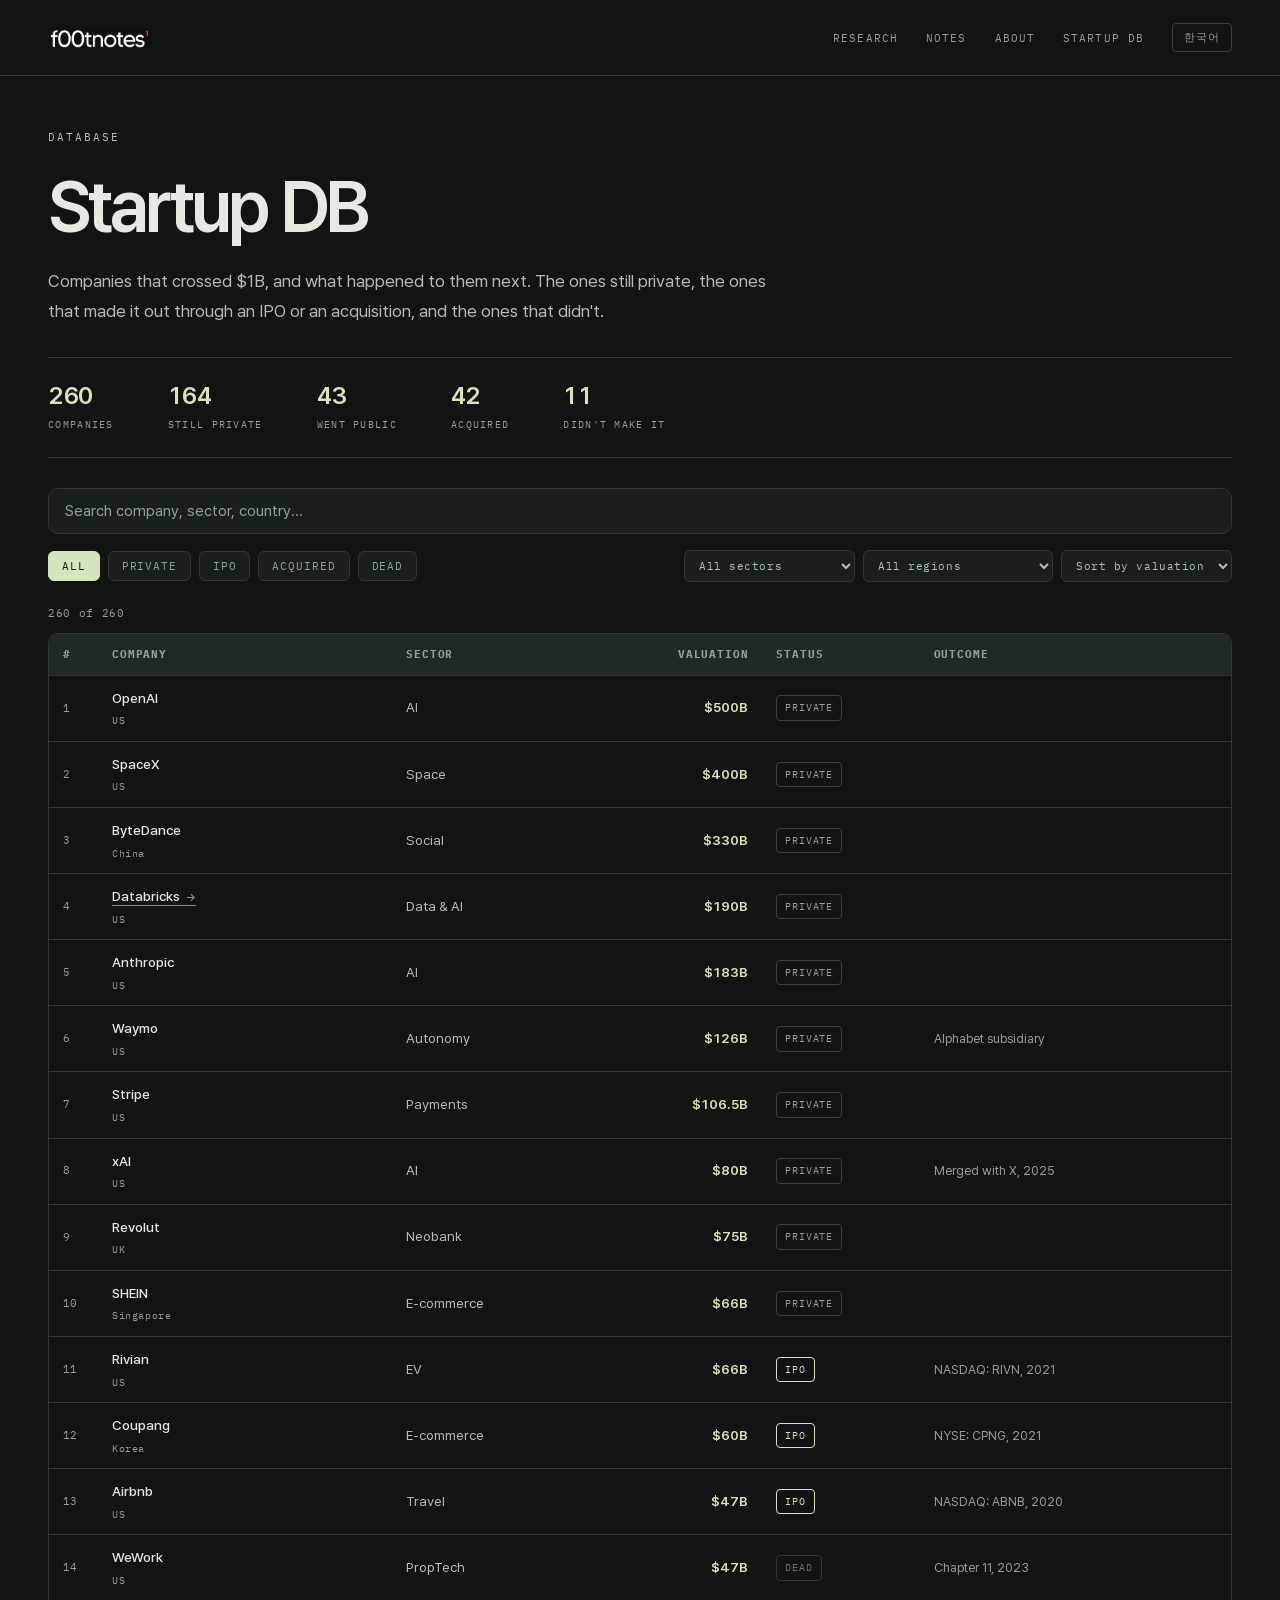
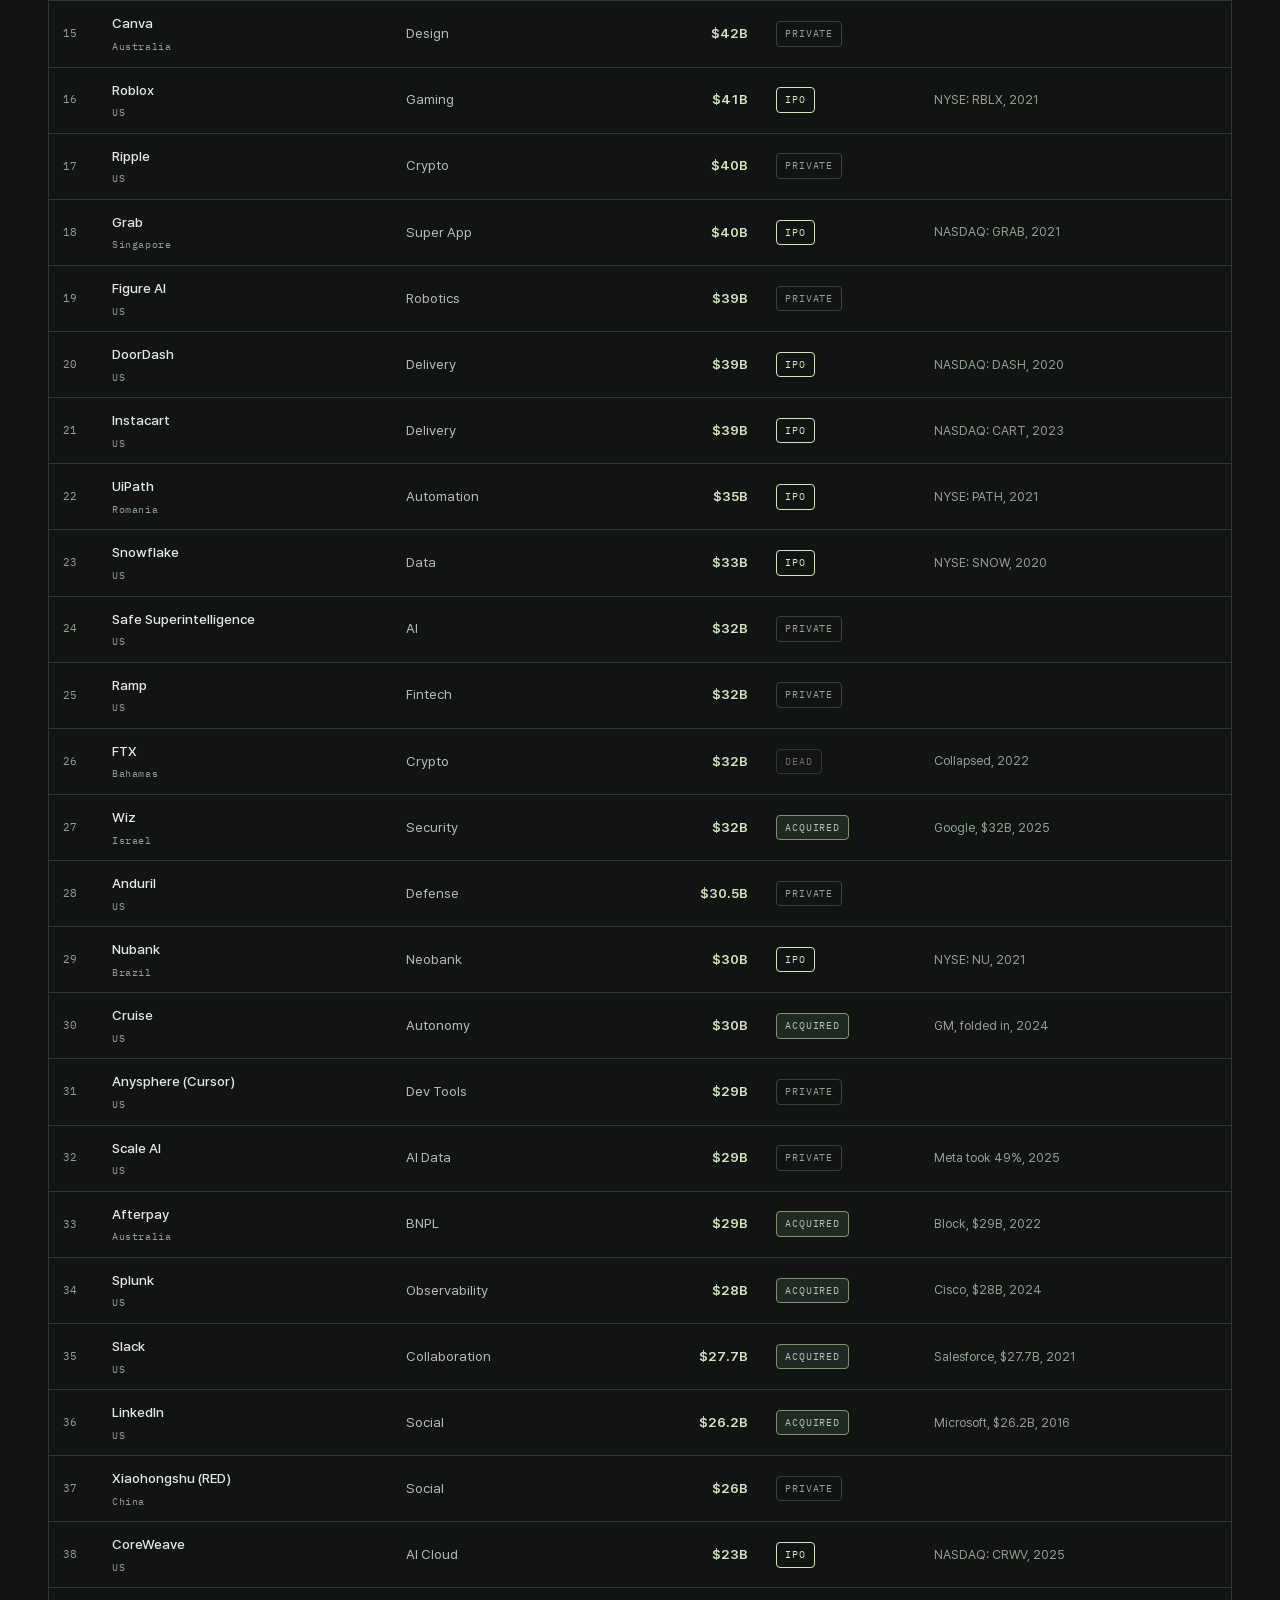
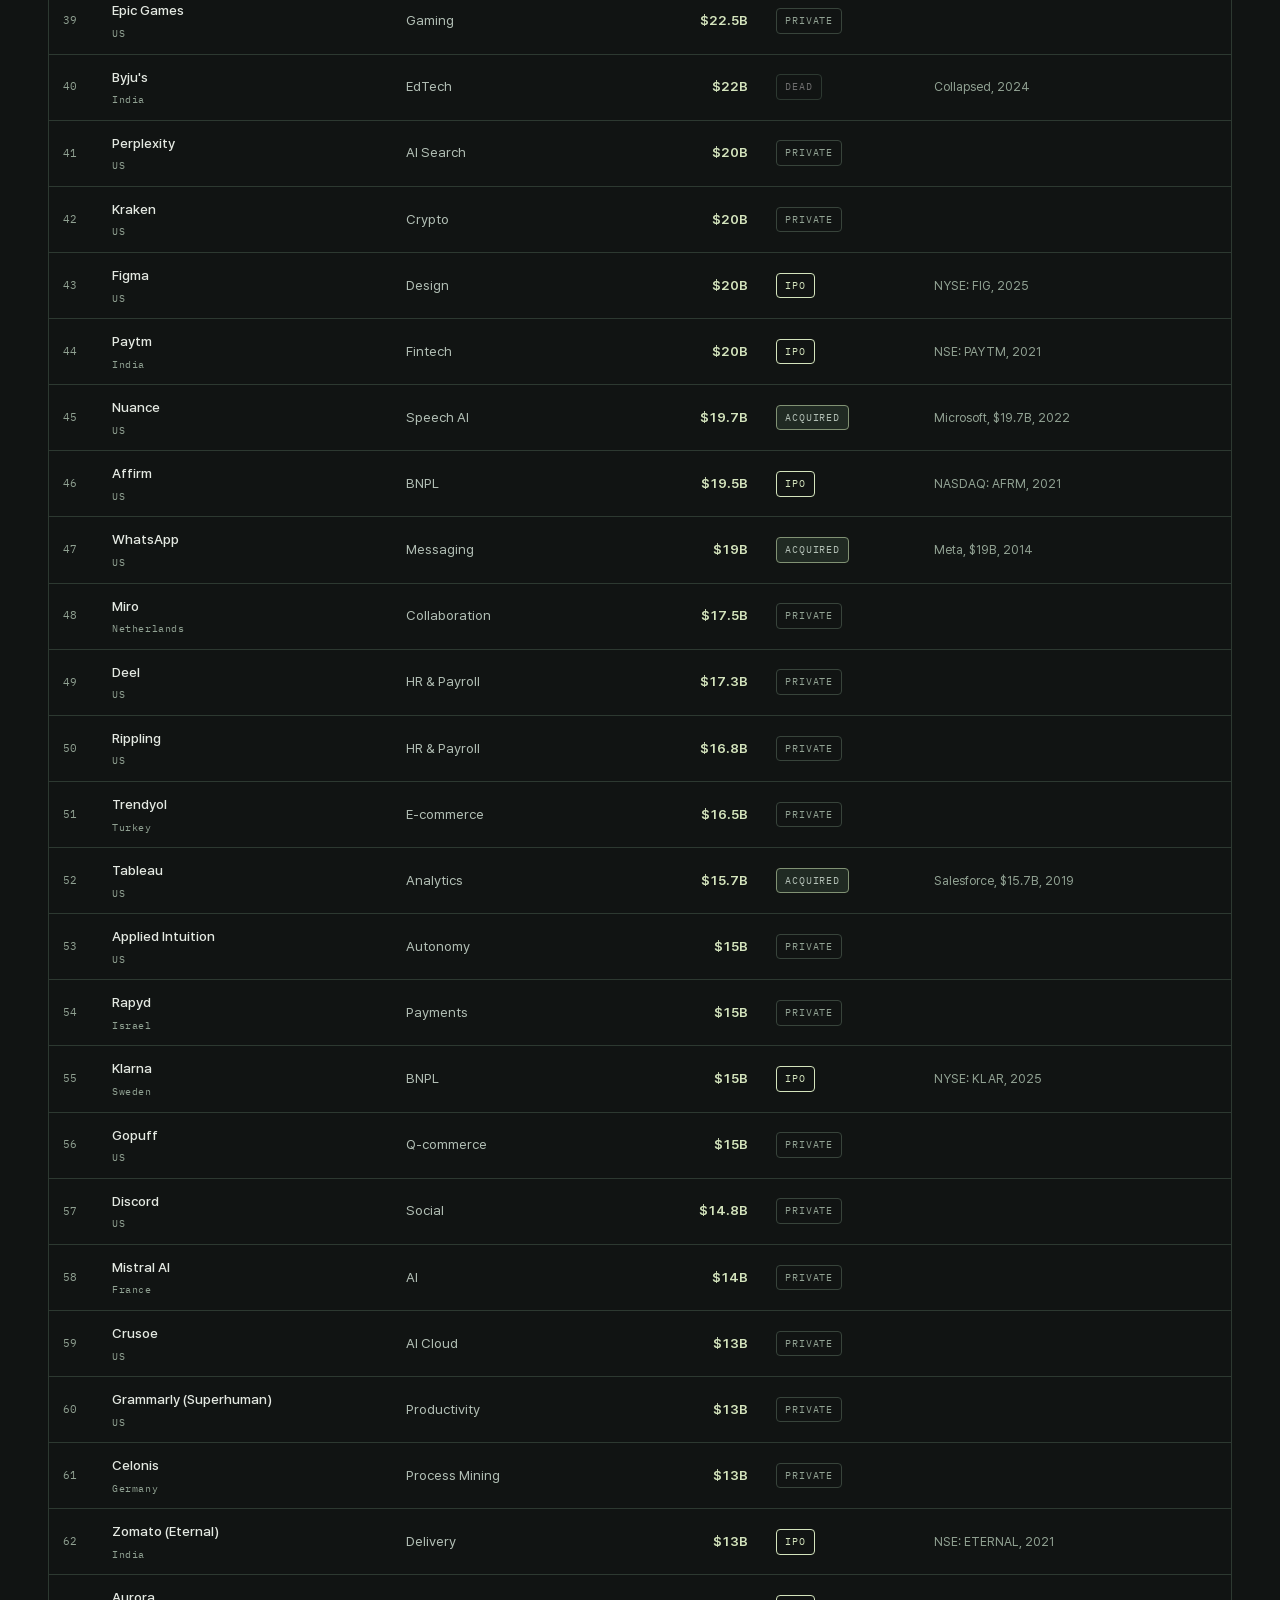
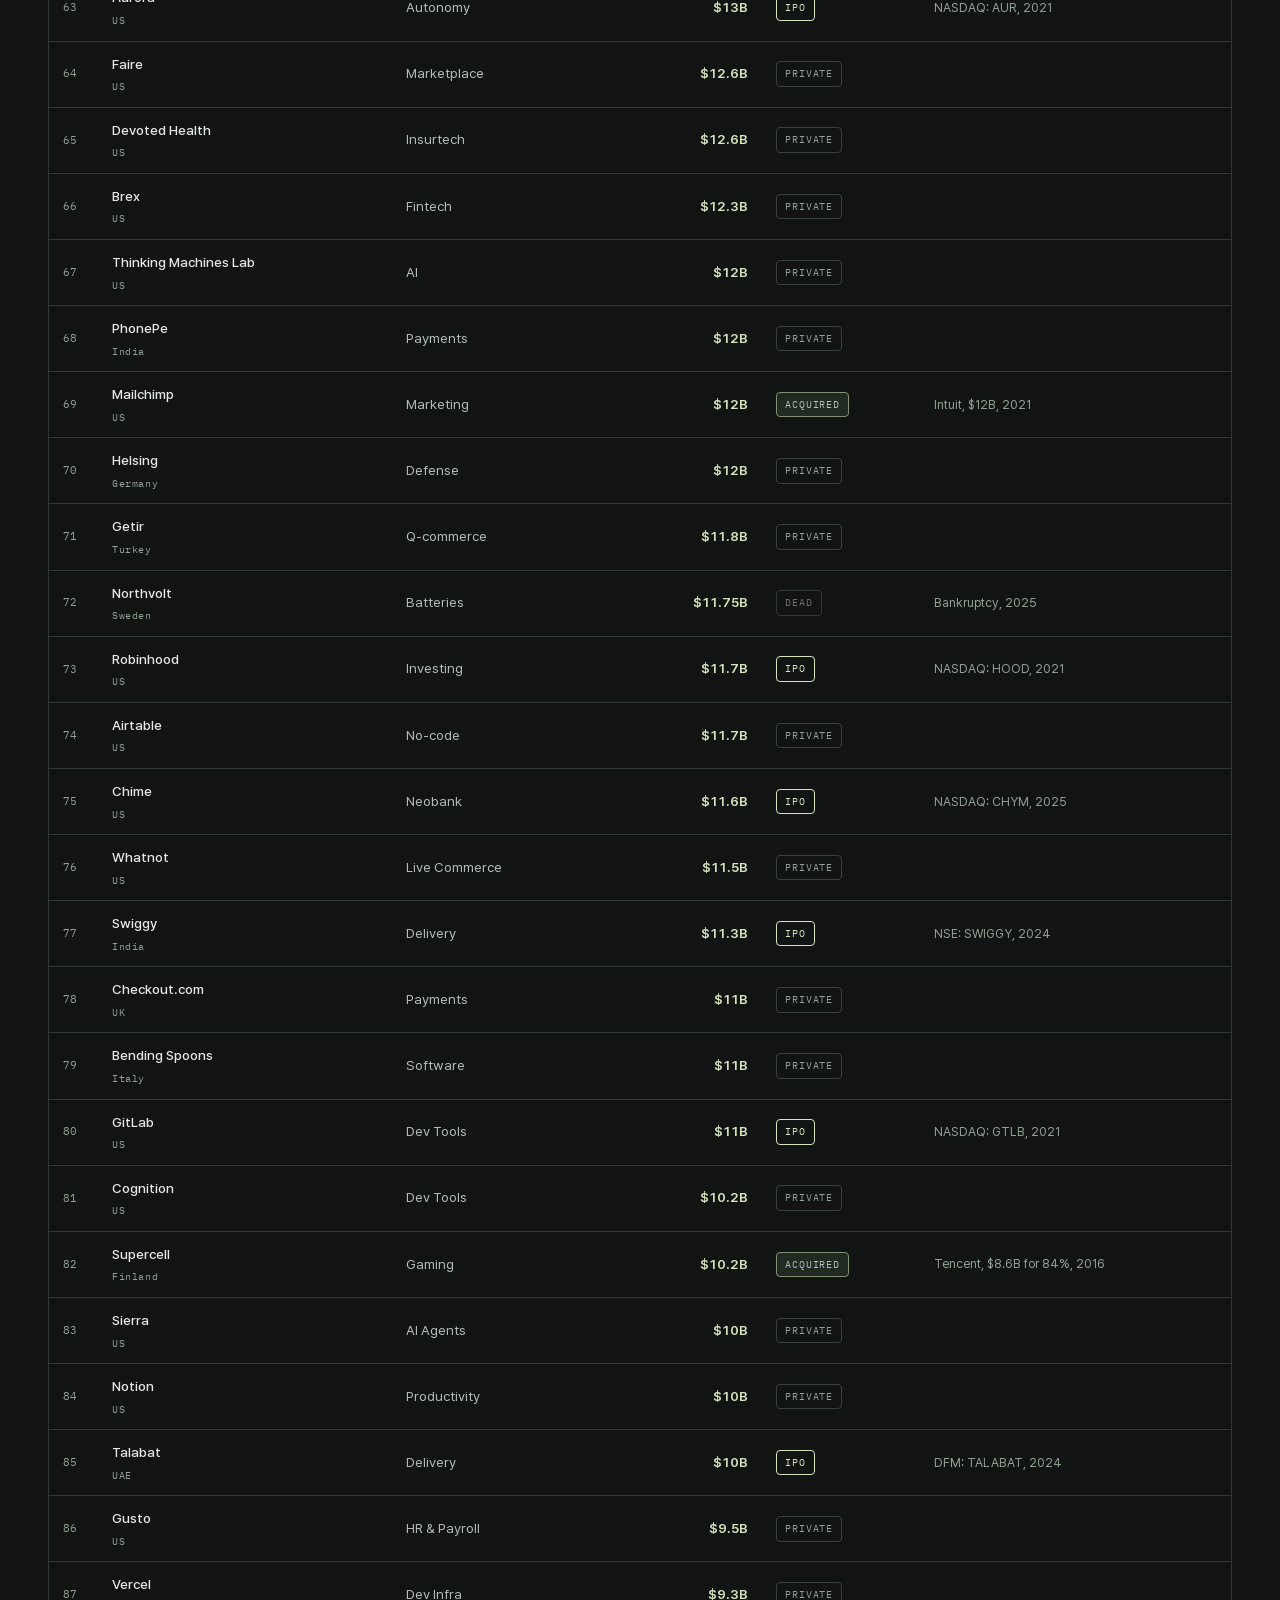
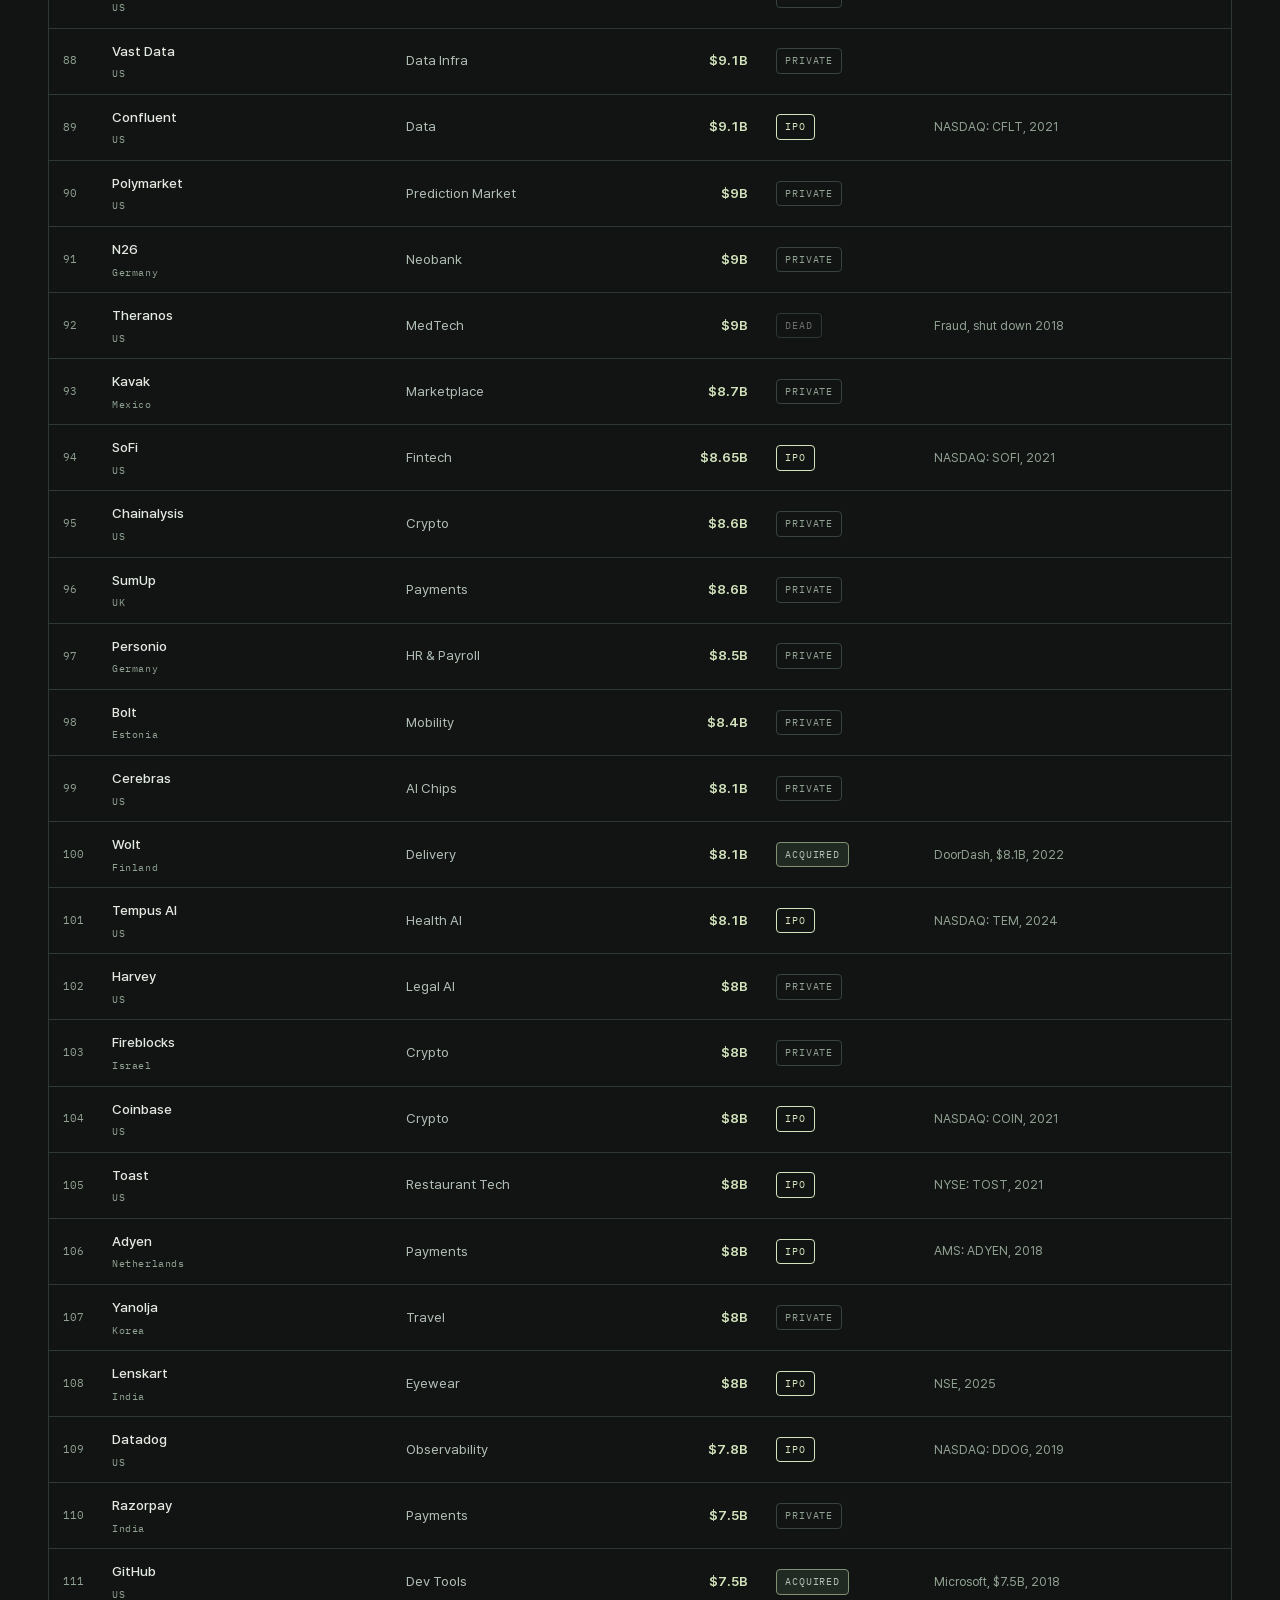
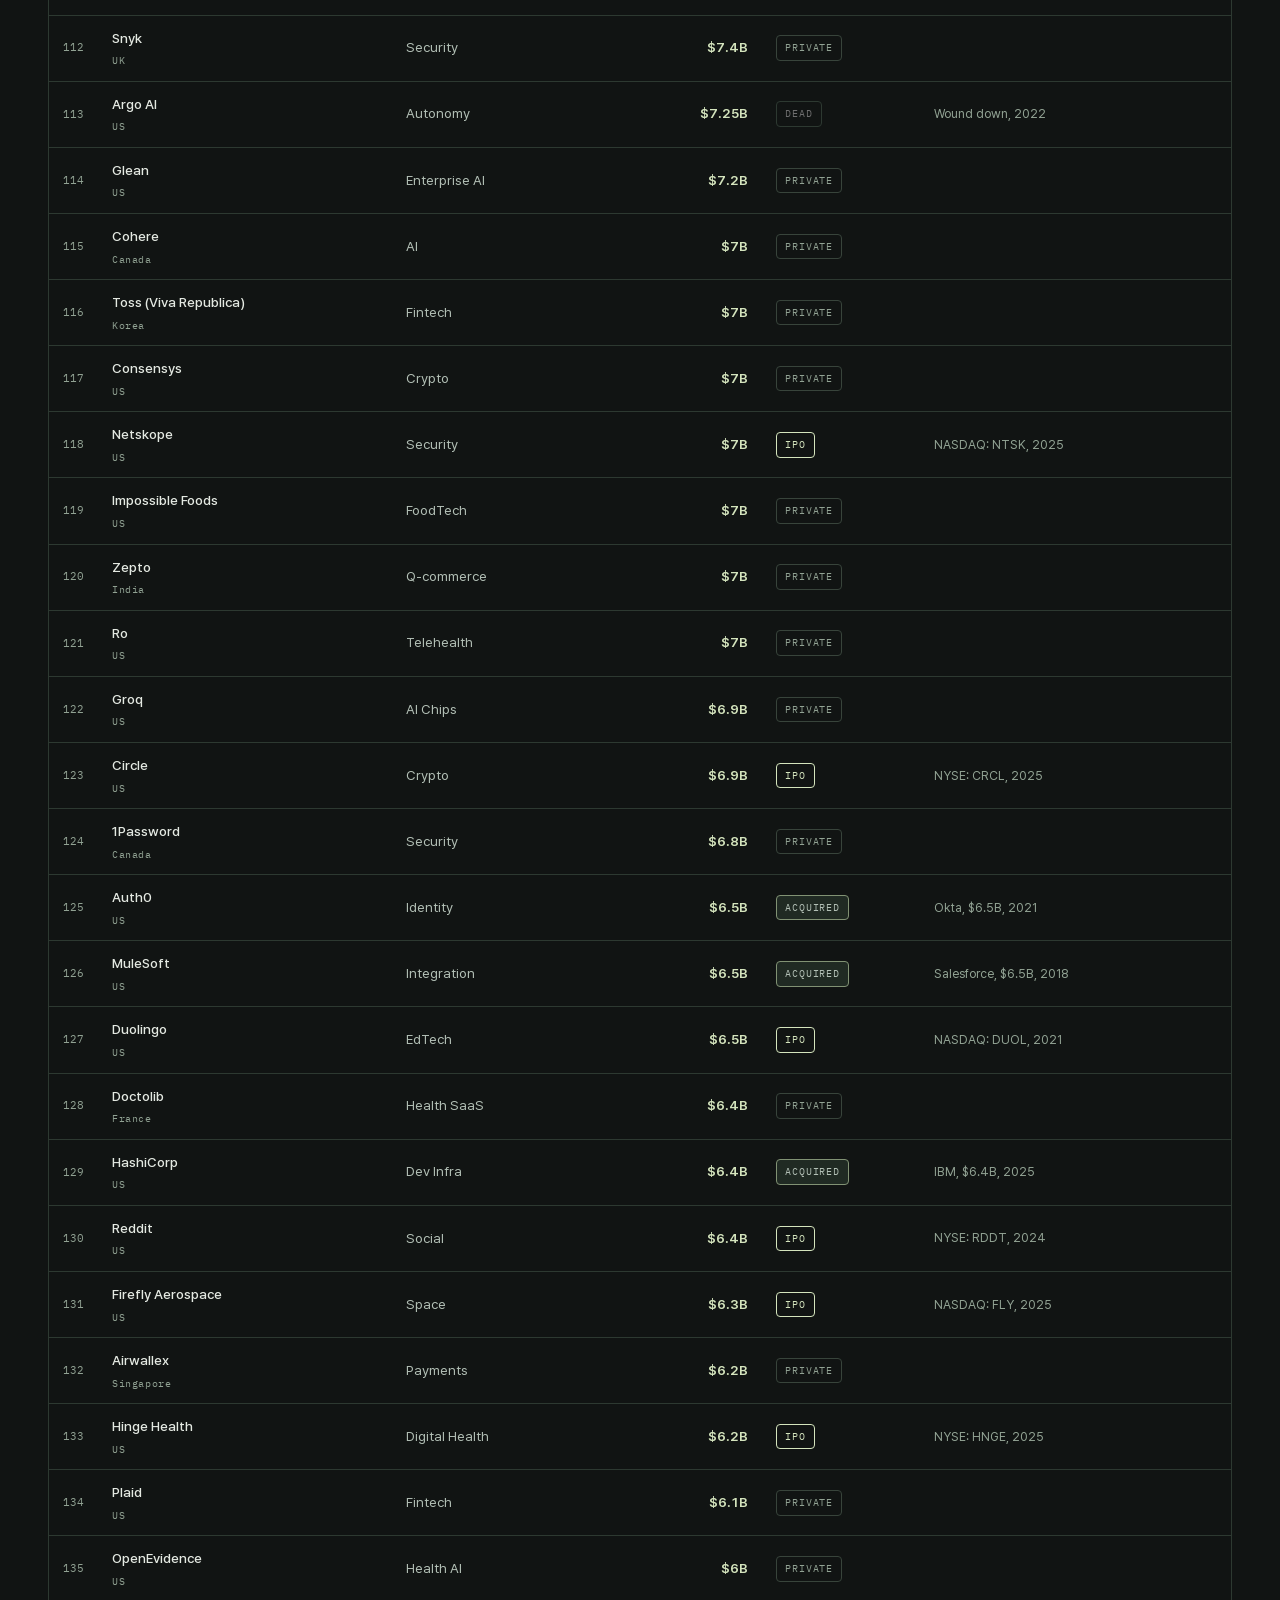
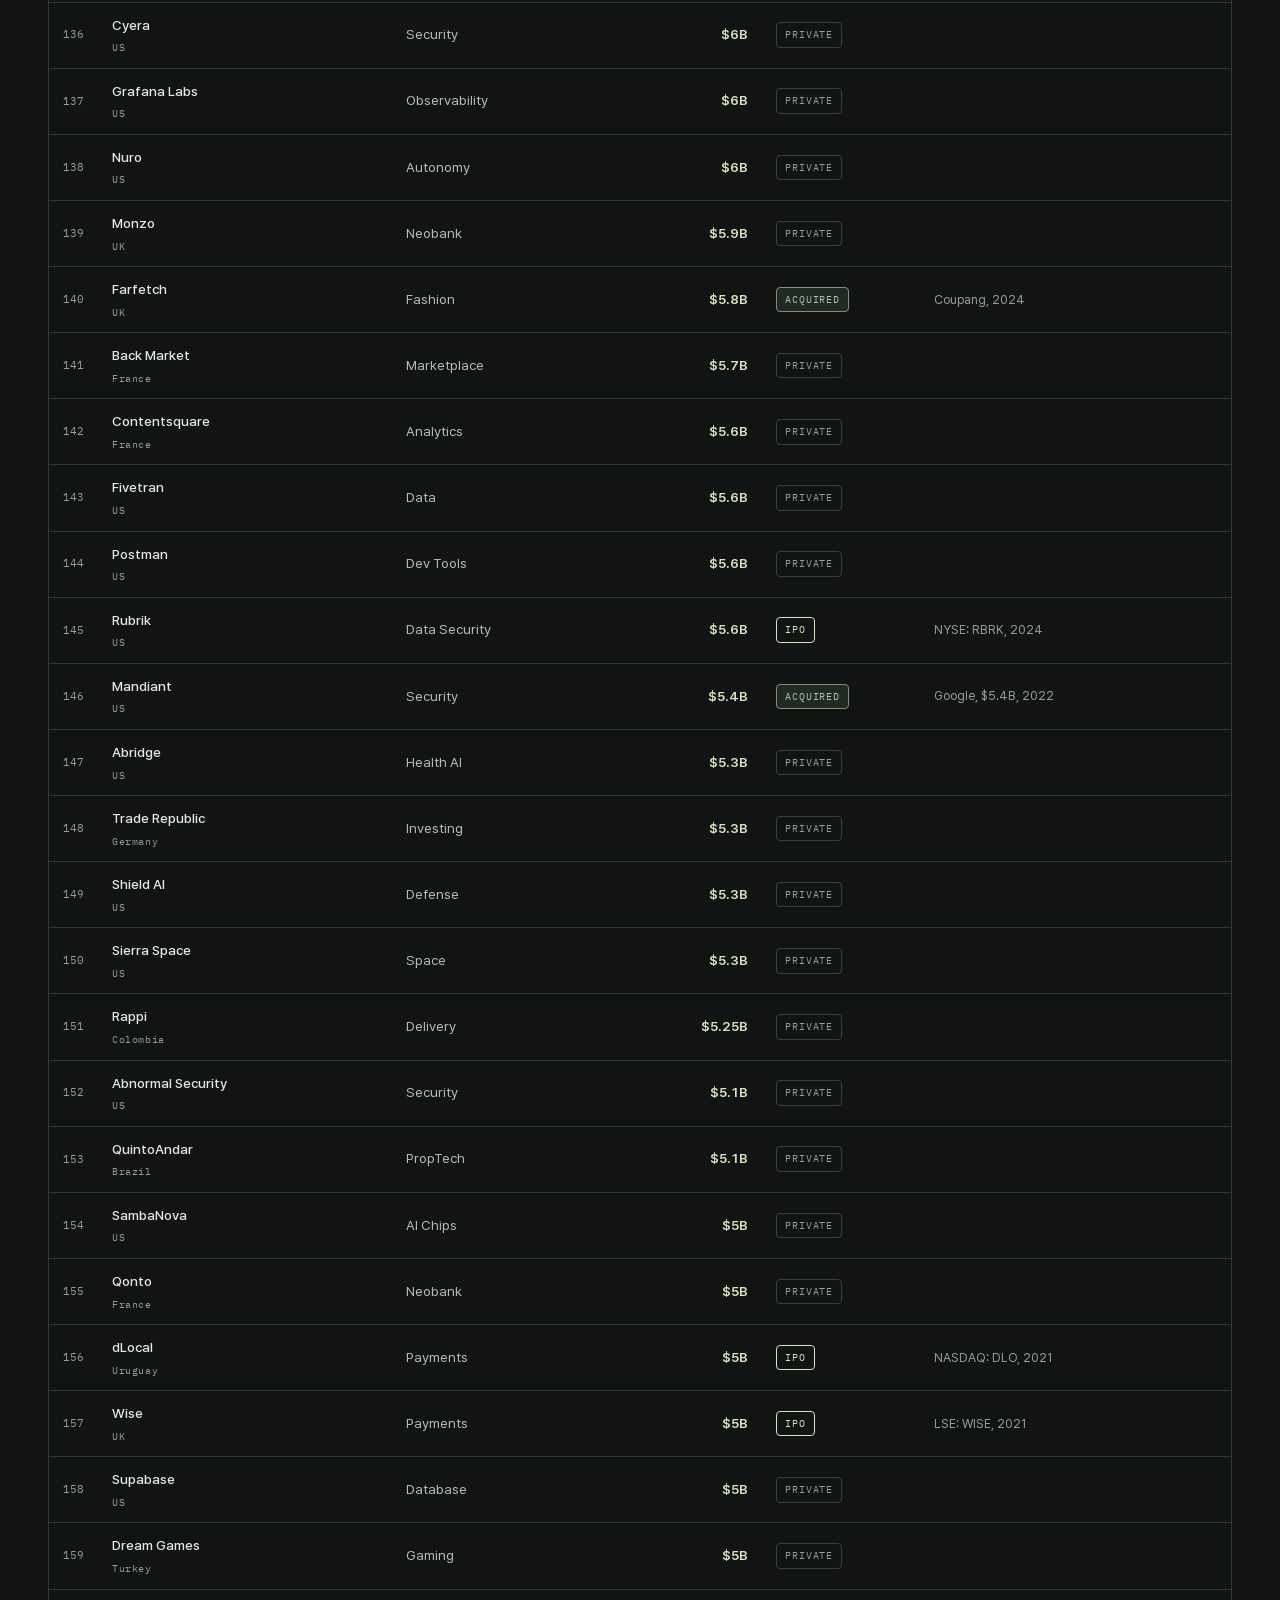
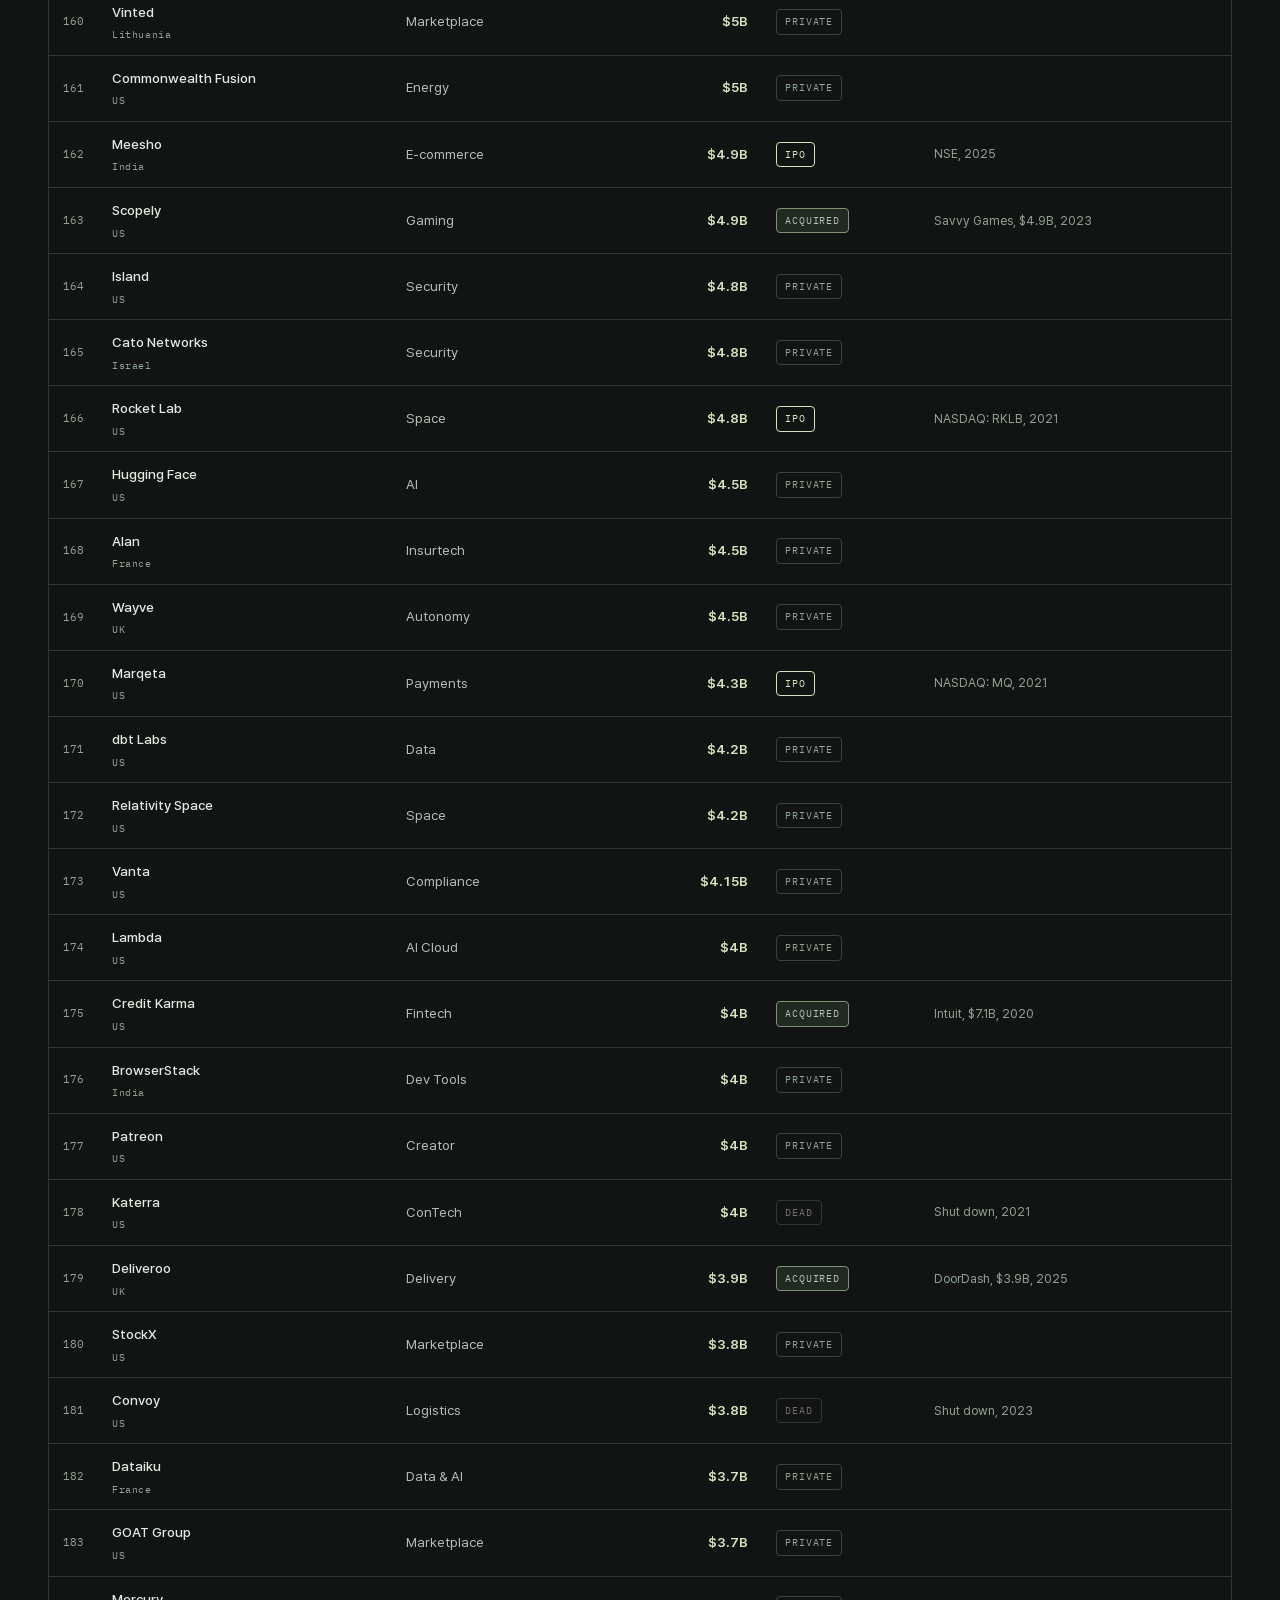
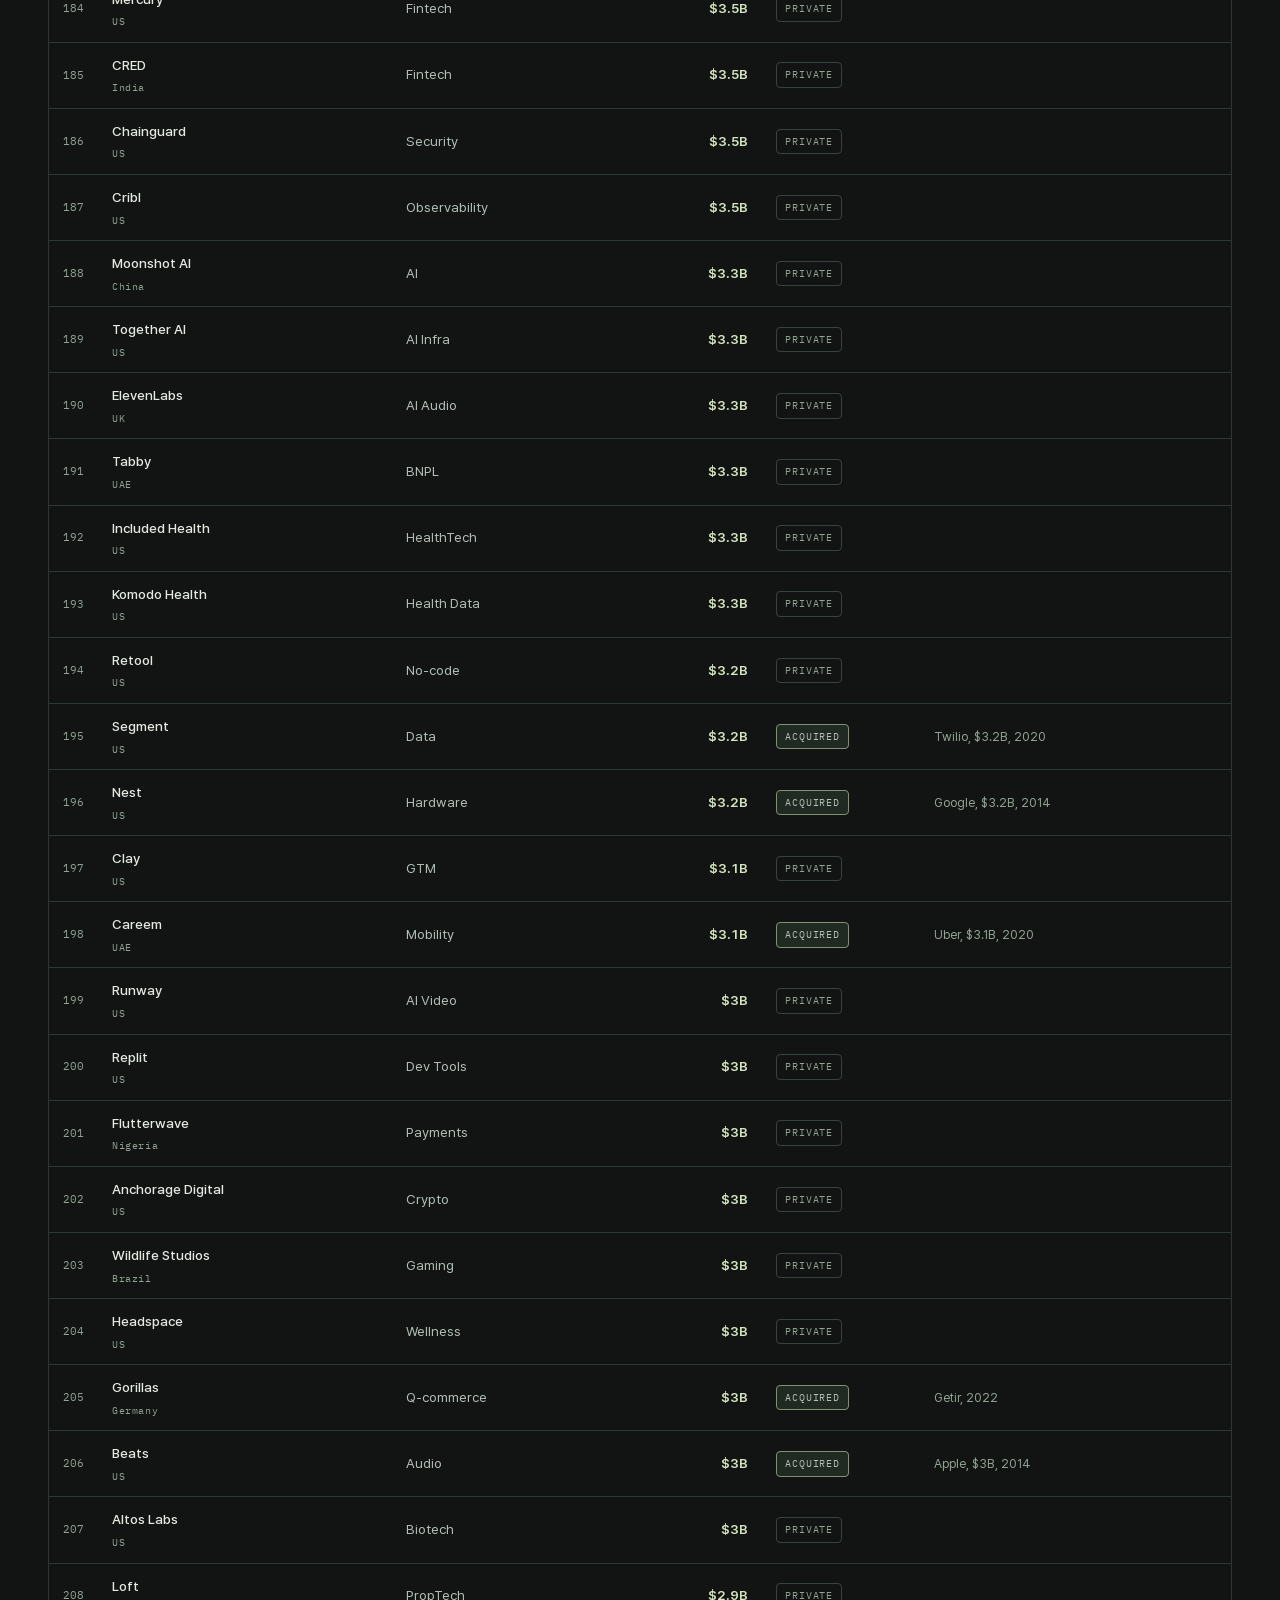
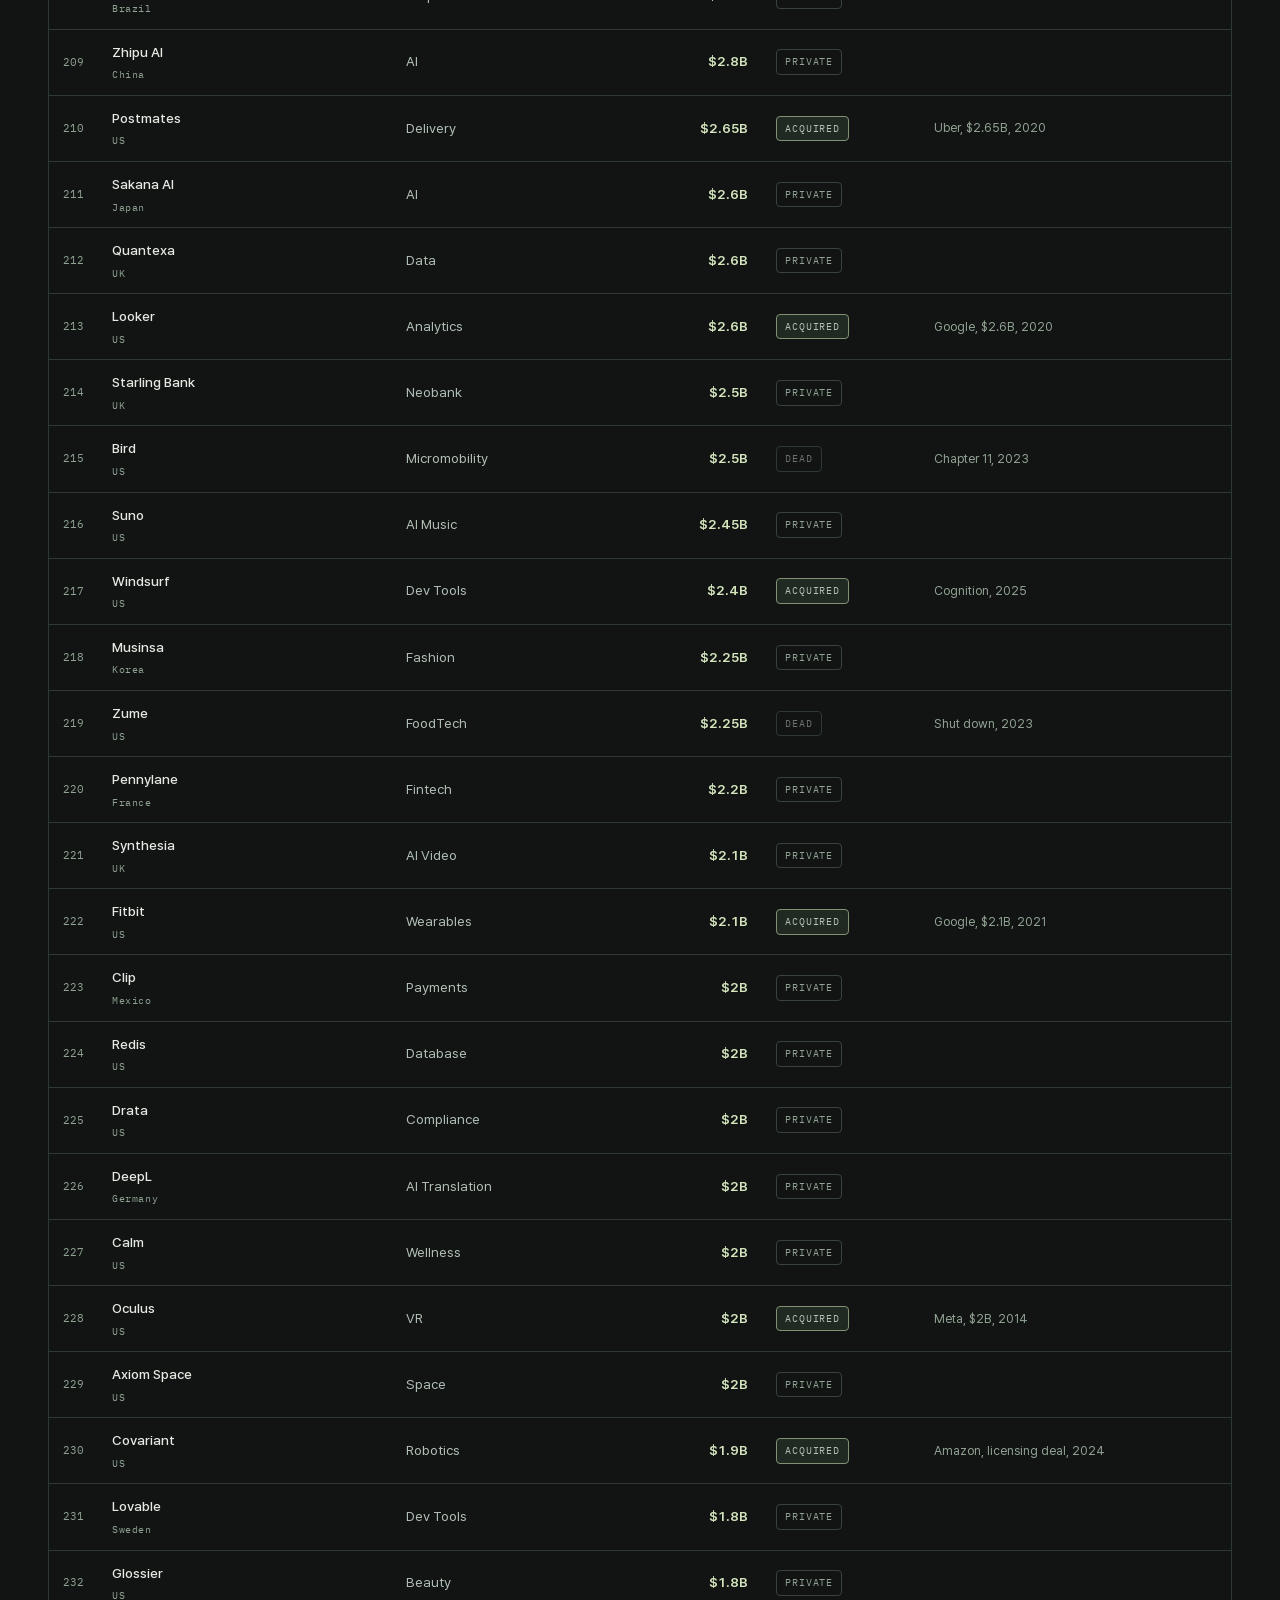
<file: startupdb.html>
<!DOCTYPE html>
<html lang="en">
<head>
<meta charset="UTF-8" />
<meta name="viewport" content="width=device-width, initial-scale=1.0" />
<meta name="theme-color" content="#111413" />
<meta name="description" content="Companies that crossed $1B, and what happened to them next. Footnoted." />
<link rel="icon" type="image/png" sizes="32x32" href="/assets/favicon-32.png" />
<link rel="apple-touch-icon" href="/assets/apple-touch-icon.png" />
<meta property="og:type" content="website" />
<meta property="og:site_name" content="f00tnotes¹" />
<meta property="og:title" content="Startup DB - f00tnotes¹" />
<meta property="og:description" content="Companies that crossed $1B, and what happened to them next." />
<meta property="og:image" content="/assets/og-image.png" />
<meta name="twitter:card" content="summary_large_image" />
<title>Startup DB - f00tnotes¹</title>
<script src="/assets/i18n.js"></script>
<style>
  @font-face { font-family:'Pretendard'; src:url('/fonts/Pretendard-Light.ttf') format('truetype'); font-weight:300; }
  @font-face { font-family:'Pretendard'; src:url('/fonts/Pretendard-Regular.ttf') format('truetype'); font-weight:400; }
  @font-face { font-family:'Pretendard'; src:url('/fonts/Pretendard-Medium.ttf') format('truetype'); font-weight:500; }
  @font-face { font-family:'Pretendard'; src:url('/fonts/Pretendard-SemiBold.ttf') format('truetype'); font-weight:600; }
  @font-face { font-family:'Pretendard'; src:url('/fonts/Pretendard-Bold.ttf') format('truetype'); font-weight:700; }
  @font-face { font-family:'IBMPlexMono'; src:url('/fonts/IBMPlexMono-Regular.ttf') format('truetype'); font-weight:400; }
  @font-face { font-family:'IBMPlexMono'; src:url('/fonts/IBMPlexMono-Bold.ttf') format('truetype'); font-weight:700; }

  :root{
    --bg:#0C0C0C; --bg-raised:#141414; --bg-elevated:#1C1C1C;
    --border-s:#1E1E1E; --border:#2A2A2A; --border-h:#3A3A3A;
    --text-1:#F0F0F0; --text-2:#A8A8A8; --text-3:#6E6E6E;
    --accent:#E8F5E0; --nav-h:56px; --pad:48px;
  }
  *,*::before,*::after{box-sizing:border-box;margin:0;padding:0;}
  html{scroll-behavior:smooth;}
  body{font-family:'Pretendard',-apple-system,'Apple SD Gothic Neo',sans-serif;font-size:15px;line-height:1.75;color:var(--text-1);background:var(--bg);-webkit-font-smoothing:antialiased;}
  a{text-decoration:none;color:inherit;}

  nav{position:sticky;top:0;z-index:100;height:var(--nav-h);background:var(--bg);border-bottom:1px solid var(--border-s);display:flex;align-items:center;padding:0 var(--pad);}
  .brand img{height:22px;width:auto;display:block;}
  .nav-sep{flex:1;}
  .nav-links{display:flex;gap:28px;list-style:none;align-items:center;}
  .nav-links a{font-family:'IBMPlexMono',monospace;font-size:11px;text-transform:uppercase;letter-spacing:.1em;color:var(--text-3);transition:color .15s;}
  .nav-links a:hover,.nav-links a.active{color:var(--text-1);}

  .wrap{max-width:1216px;margin:0 auto;padding:0 var(--pad);}
  .rule{border:none;border-top:1px solid var(--border-s);margin:0;}

  .hd{padding:52px 0 30px;}
  .hd-eyebrow{font-family:'IBMPlexMono',monospace;font-size:11px;text-transform:uppercase;letter-spacing:.18em;color:var(--text-2);margin-bottom:22px;}
  .hd-title{font-size:44px;font-weight:600;letter-spacing:-.03em;line-height:1.12;color:var(--text-1);}
  .hd-lede{margin-top:22px;font-size:17px;line-height:1.75;color:var(--text-2);max-width:720px;}

  .stats{display:flex;gap:54px;padding:24px 0;flex-wrap:wrap;}
  .stat{display:flex;flex-direction:column;gap:5px;}
  .stat-num{font-size:24px;font-weight:600;letter-spacing:-.02em;color:var(--accent);font-variant-numeric:tabular-nums;line-height:1.2;}
  .stat-label{font-family:'IBMPlexMono',monospace;font-size:10px;text-transform:uppercase;letter-spacing:.13em;color:var(--text-3);}

  .ctrl{padding:30px 0 0;}
  .search{width:100%;background:var(--bg-raised);border:1px solid var(--border-s);border-radius:10px;padding:13px 16px;font-family:'Pretendard',sans-serif;font-size:15px;font-weight:400;color:var(--text-1);outline:none;transition:border-color .15s;}
  .search::placeholder{color:var(--text-3);}
  .search:focus{border-color:var(--border-h);}

  .filters{display:flex;flex-wrap:wrap;align-items:center;gap:8px;margin-top:16px;}
  .chip{font-family:'IBMPlexMono',monospace;font-size:11px;text-transform:uppercase;letter-spacing:.08em;color:var(--text-3);background:var(--bg-raised);border:1px solid var(--border-s);border-radius:6px;padding:7px 13px;cursor:pointer;transition:color .15s,border-color .15s,background .15s;}
  .chip:hover{color:var(--text-1);border-color:var(--border-h);}
  .chip.on{color:var(--bg);background:var(--accent);border-color:var(--accent);}
  .fsep{flex:1;}
  .sel{font-family:'IBMPlexMono',monospace;font-size:11px;letter-spacing:.05em;color:var(--text-2);background:var(--bg-raised);border:1px solid var(--border-s);border-radius:6px;padding:7px 10px;cursor:pointer;outline:none;transition:color .15s,border-color .15s;max-width:190px;}
  .sel:hover,.sel:focus{color:var(--text-1);border-color:var(--border-h);}

  .count{font-family:'IBMPlexMono',monospace;font-size:11px;letter-spacing:.06em;color:var(--text-3);margin:22px 0 10px;font-variant-numeric:tabular-nums;}

  .tablewrap{overflow-x:auto;margin-bottom:30px;border:1px solid var(--border-s);border-radius:10px;}
  table{border-collapse:collapse;width:100%;font-size:13.5px;}
  th,td{padding:11px 14px;text-align:left;border-bottom:1px solid var(--border-s);white-space:nowrap;}
  th{background:var(--bg-elevated);font-family:'IBMPlexMono',monospace;font-size:10.5px;text-transform:uppercase;letter-spacing:.08em;color:var(--text-3);position:sticky;top:0;z-index:2;}
  td{color:var(--text-2);vertical-align:middle;}
  tbody tr:last-child td{border-bottom:0;}
  tbody tr:hover{background:var(--bg-raised);}

  td.c-num{color:var(--text-3);font-family:'IBMPlexMono',monospace;font-size:11px;width:44px;}
  td.c-name{color:var(--text-1);font-weight:500;}
  .hq{display:block;font-family:'IBMPlexMono',monospace;font-size:10px;letter-spacing:.06em;color:var(--text-3);margin-top:2px;font-weight:400;}
  .outcome-sm{display:none;font-size:11px;color:var(--text-3);margin-top:3px;font-weight:400;white-space:normal;}
  td.c-val{color:var(--accent);font-weight:600;font-variant-numeric:tabular-nums;text-align:right;}
  td.c-note{color:var(--text-3);font-size:12.5px;white-space:normal;min-width:190px;}

  a.deep{border-bottom:1px solid var(--border-h);padding-bottom:1px;transition:border-color .15s;}
  a.deep:hover{border-bottom-color:var(--accent);color:var(--accent);}
  a.deep::after{content:'\2192';margin-left:6px;color:var(--text-3);font-size:11px;}

  .badge{display:inline-block;font-family:'IBMPlexMono',monospace;font-size:10px;text-transform:uppercase;letter-spacing:.08em;border-radius:4px;padding:3px 8px;border:1px solid var(--border);color:var(--text-3);}
  .badge.ipo{color:var(--accent);border-color:var(--accent);}
  .badge.acquired{color:var(--text-2);border-color:var(--border-h);background:var(--bg-elevated);}
  .badge.defunct{color:#6E6E6E;border-color:var(--border-s);}

  .empty{padding:60px 0;text-align:center;color:var(--text-3);font-size:14px;}
  .note{color:var(--text-3);font-size:12.5px;line-height:1.9;padding:22px 0 90px;max-width:840px;}

  footer{max-width:1216px;margin:0 auto;border-top:1px solid var(--border-s);padding:32px var(--pad);display:flex;align-items:center;justify-content:space-between;}
  .footer-brand img{height:20px;width:auto;display:block;}
  .footer-copy{font-family:'IBMPlexMono',monospace;font-size:11px;color:var(--text-3);letter-spacing:.04em;}
  .footer-links{display:flex;gap:24px;list-style:none;}
  .footer-links a{font-family:'IBMPlexMono',monospace;font-size:11px;text-transform:uppercase;letter-spacing:.1em;color:var(--text-3);transition:color .15s;}
  .footer-links a:hover{color:var(--text-1);}

  @media(max-width:900px){ :root{--pad:24px;} .hd-title{font-size:34px;} .stats{gap:30px;} td.c-note{display:none;} .outcome-sm{display:block;} }
  @media(max-width:600px){ :root{--pad:20px;} .hd-title{font-size:27px;} .hd-lede{font-size:15.5px;} td.c-val,.hq{display:none;} .fsep{display:none;} .sel{flex:1 1 45%;max-width:none;} footer{flex-direction:column;gap:16px;} }
</style>
  <link rel="stylesheet" href="/assets/editorial.css" />
</head>
<body>

<nav>
  <a href="/" class="brand"><img src="/assets/f00tnotes-logo.png" alt="f00tnotes¹"></a>
  <span class="nav-sep"></span>
  <ul class="nav-links">
    <li><a href="/research">Research</a></li>
    <li><a href="/notes">Notes</a></li>
    <li><a href="/about">About</a></li>
    <li><button class="lang-toggle"></button></li>
  </ul>
</nav>

<div class="wrap">

  <header class="hd">
    <div class="hd-eyebrow"><span data-en>Database</span><span data-ko>데이터베이스</span></div>
    <h1 class="hd-title">Startup DB</h1>
    <p class="hd-lede">
      <span data-en>Companies that crossed $1B, and what happened to them next. The ones still private, the ones that made it out through an IPO or an acquisition, and the ones that didn't.</span>
      <span data-ko>기업가치 $1B를 넘긴 회사들과, 그 다음에 무슨 일이 있었는지. 아직 비상장으로 남은 곳, IPO나 인수로 빠져나간 곳, 그리고 그러지 못한 곳.</span>
    </p>
  </header>

  <hr class="rule" />
  <div class="stats" id="stats"></div>
  <hr class="rule" />

  <div class="ctrl">
    <input type="text" class="search" id="q" autocomplete="off">

    <div class="filters">
      <button class="chip on" data-status="all"></button>
      <button class="chip" data-status="private"></button>
      <button class="chip" data-status="ipo"></button>
      <button class="chip" data-status="acquired"></button>
      <button class="chip" data-status="defunct"></button>
      <span class="fsep"></span>
      <select class="sel" id="fsector"></select>
      <select class="sel" id="fregion"></select>
      <select class="sel" id="fsort"></select>
    </div>
  </div>

  <div class="count" id="count"></div>

  <div class="tablewrap">
    <table>
      <thead><tr id="thead"></tr></thead>
      <tbody id="tbody"></tbody>
    </table>
  </div>

  <div class="empty" id="empty" style="display:none"></div>

  <p class="note">
    <span data-en>Valuation is the peak or last reported figure. Private marks come from the most recent priced round or secondary, so treat them as approximate rather than current. For companies that exited, the number is the valuation at the time of the IPO or the deal. Selection is curated, not exhaustive: roughly 1,200 companies have crossed $1B worldwide, and this list keeps the ones an early-stage investor should be able to name on the spot. Last updated 2026.08.</span>
    <span data-ko>기업가치는 최고 시점 또는 마지막으로 보도된 수치입니다. 비상장사는 가장 최근 프라이싱 라운드나 세컨더리 기준이라 현재가가 아니라 근사치로 봐야 합니다. 엑싯한 회사는 IPO 또는 딜 당시 기준입니다. 전수 조사가 아니라 선별한 목록입니다. 전 세계에서 $1B를 넘긴 기업은 약 1,200곳이고, 이 목록은 초기투자자가 바로 이름을 댈 수 있어야 하는 회사들만 담았습니다. 최종 업데이트 2026.08.</span>
  </p>

</div>

<footer>
  <span class="footer-brand"><img src="/assets/f00tnotes-logo.png" alt="f00tnotes¹"></span>
  <span class="footer-copy">© 2026</span>
  <ul class="footer-links">
    <li><a href="/research">Research</a></li>
    <li><a href="/notes">Notes</a></li>
    <li><a href="/about">About</a></li>
  </ul>
</footer>

<script src="/assets/startupdb-data.js"></script>
<script>
(function () {
  'use strict';

  var L = (window.F00TLang && window.F00TLang.get() === 'ko') ? 'ko' : 'en';
  var T = {
    en: {
      search: 'Search company, sector, country...',
      chips: { all: 'All', private: 'Private', ipo: 'IPO', acquired: 'Acquired', defunct: 'Dead' },
      sectors: 'All sectors', regions: 'All regions',
      sortVal: 'Sort by valuation', sortName: 'Sort by name',
      head: ['#', 'Company', 'Sector', 'Valuation', 'Status', 'Outcome'],
      badge: { private: 'Private', ipo: 'IPO', acquired: 'Acquired', defunct: 'Dead' },
      stats: ['Companies', 'Still private', 'Went public', 'Acquired', "Didn't make it"],
      of: ' of ', empty: 'No match.', failed: 'Database failed to load.'
    },
    ko: {
      search: '회사, 섹터, 국가 검색...',
      chips: { all: '전체', private: '비상장', ipo: 'IPO', acquired: '피인수', defunct: '실패' },
      sectors: '전체 섹터', regions: '전체 지역',
      sortVal: '기업가치순', sortName: '이름순',
      head: ['#', '회사', '섹터', '기업가치', '상태', '결과'],
      badge: { private: '비상장', ipo: 'IPO', acquired: '피인수', defunct: '실패' },
      stats: ['전체 기업', '비상장', 'IPO', '피인수', '실패'],
      of: ' / ', empty: '검색 결과 없음.', failed: '데이터를 불러오지 못했습니다.'
    }
  }[L];

  var el = {
    q: document.getElementById('q'), stats: document.getElementById('stats'),
    thead: document.getElementById('thead'), tbody: document.getElementById('tbody'),
    count: document.getElementById('count'), empty: document.getElementById('empty'),
    sector: document.getElementById('fsector'), region: document.getElementById('fregion'),
    sort: document.getElementById('fsort')
  };

  if (typeof STARTUPS === 'undefined') {
    el.empty.textContent = T.failed;
    el.empty.style.display = 'block';
    return;
  }

  var REGION_KO = {
    'North America': '북미', 'Europe': '유럽', 'Asia': '아시아',
    'Latin America': '중남미', 'Middle East & Africa': '중동/아프리카',
    'Oceania': '오세아니아', 'Other': '기타'
  };

  function regionOf(c) { return REGIONS[c] || 'Other'; }
  function regionLabel(r) { return L === 'ko' ? (REGION_KO[r] || r) : r; }
  function fmtVal(v) { return v < 1 ? '$' + Math.round(v * 1000) + 'M' : '$' + v + 'B'; }
  function esc(s) {
    return String(s).replace(/[&<>"]/g, function (c) {
      return { '&': '&amp;', '<': '&lt;', '>': '&gt;', '"': '&quot;' }[c];
    });
  }

  var state = { q: '', status: 'all', sector: 'all', region: 'all', sort: 'val' };

  // static labels
  el.q.placeholder = T.search;
  el.empty.textContent = T.empty;
  el.thead.innerHTML = T.head.map(function (h, i) {
    return '<th' + (i === 3 ? ' style="text-align:right"' : '') + '>' + h + '</th>';
  }).join('');

  var chips = document.querySelectorAll('.chip');
  Array.prototype.forEach.call(chips, function (c) {
    c.textContent = T.chips[c.dataset.status];
    c.addEventListener('click', function () {
      Array.prototype.forEach.call(chips, function (x) { x.classList.remove('on'); });
      c.classList.add('on');
      state.status = c.dataset.status;
      render();
    });
  });

  var counts = STARTUPS.reduce(function (a, s) { a[s.st] = (a[s.st] || 0) + 1; return a; }, {});
  el.stats.innerHTML = [
    [T.stats[0], STARTUPS.length], [T.stats[1], counts.private || 0],
    [T.stats[2], counts.ipo || 0], [T.stats[3], counts.acquired || 0],
    [T.stats[4], counts.defunct || 0]
  ].map(function (p) {
    return '<div class="stat"><div class="stat-num">' + p[1] + '</div>' +
           '<div class="stat-label">' + p[0] + '</div></div>';
  }).join('');

  function uniq(arr) { var s = {}; return arr.filter(function (v) { return s[v] ? false : (s[v] = true); }); }

  el.sector.innerHTML = '<option value="all">' + T.sectors + '</option>' +
    uniq(STARTUPS.map(function (s) { return s.s; })).sort().map(function (v) {
      return '<option value="' + esc(v) + '">' + esc(v) + '</option>';
    }).join('');

  el.region.innerHTML = '<option value="all">' + T.regions + '</option>' +
    uniq(STARTUPS.map(function (s) { return regionOf(s.c); })).sort().map(function (v) {
      return '<option value="' + esc(v) + '">' + esc(regionLabel(v)) + '</option>';
    }).join('');

  el.sort.innerHTML = '<option value="val">' + T.sortVal + '</option>' +
                      '<option value="name">' + T.sortName + '</option>';

  function render() {
    var rows = STARTUPS.filter(function (s) {
      if (state.status !== 'all' && s.st !== state.status) return false;
      if (state.sector !== 'all' && s.s !== state.sector) return false;
      if (state.region !== 'all' && regionOf(s.c) !== state.region) return false;
      if (state.q) {
        var hay = (s.n + ' ' + s.c + ' ' + s.s + ' ' + (s.note || '')).toLowerCase();
        if (hay.indexOf(state.q) === -1) return false;
      }
      return true;
    });

    rows.sort(state.sort === 'name'
      ? function (a, b) { return a.n.localeCompare(b.n); }
      : function (a, b) { return b.vn - a.vn; });

    el.tbody.innerHTML = rows.map(function (s, i) {
      var name = s.url
        ? '<a class="deep" href="' + s.url + '">' + esc(s.n) + '</a>'
        : esc(s.n);
      return '<tr>' +
        '<td class="c-num">' + (i + 1) + '</td>' +
        '<td class="c-name">' + name +
          '<span class="hq">' + esc(s.c) + '</span>' +
          (s.note ? '<span class="outcome-sm">' + esc(s.note) + '</span>' : '') + '</td>' +
        '<td>' + esc(s.s) + '</td>' +
        '<td class="c-val">' + fmtVal(s.vn) + '</td>' +
        '<td><span class="badge ' + s.st + '">' + T.badge[s.st] + '</span></td>' +
        '<td class="c-note">' + esc(s.note || '') + '</td>' +
      '</tr>';
    }).join('');

    el.count.textContent = rows.length + T.of + STARTUPS.length;
    el.empty.style.display = rows.length ? 'none' : 'block';
  }

  el.q.addEventListener('input', function (e) { state.q = e.target.value.trim().toLowerCase(); render(); });
  el.sector.addEventListener('change', function (e) { state.sector = e.target.value; render(); });
  el.region.addEventListener('change', function (e) { state.region = e.target.value; render(); });
  el.sort.addEventListener('change', function (e) { state.sort = e.target.value; render(); });

  render();
})();
</script>
  <script src="/assets/editorial.js"></script>
</body>
</html>
</file>
<file: assets/editorial.css>
/* Shared editorial direction B: Marginalia. Loaded after page-specific styles. */
:root{--bg:#111413;--bg-raised:#19201b;--bg-elevated:#202a23;--border-s:#2d3931;--border:#38443b;--border-h:#819274;--text-1:#e4e9e2;--text-2:#b2bfb5;--text-3:#91a293;--accent:#d4e4bd;--page-max:1320px;--col-side:150px;--col-gap:44px}
body{background:var(--bg);color:var(--text-1)}body>nav{height:76px;border-bottom:1px solid var(--border-s)}.nav-links a,.back,.side-label{color:var(--text-3)}.page,.wrap{max-width:1320px}.hero{padding:90px 0 70px}.hero-title,.page-title,.g-title,.hd-title,.about-title{font-size:clamp(44px,5.6vw,76px);letter-spacing:-.06em;line-height:1.06;font-weight:600}.hero-desc,.hero-lede,.page-lede{color:var(--text-2);max-width:650px;font-size:19px;line-height:1.7}.card{background:transparent;border-radius:0;border-color:var(--border-s);padding:30px}.card:hover{background:var(--bg-raised);border-color:var(--border-h)}.card-title{letter-spacing:-.035em;line-height:1.3}.card-meta,.card-issue,.tag{color:var(--text-3)}.art-header{grid-template-columns:minmax(0,1fr) 260px;gap:55px;padding:58px 0}.art-title{font-size:clamp(40px,5vw,68px);letter-spacing:-.06em;line-height:1.07;max-width:19ch}.art-lede{font-size:20px;line-height:1.7;color:var(--text-2)}.art-cover{border-radius:0;aspect-ratio:1;background:var(--bg-raised)}.art-metarow{gap:40px}.art-layout{grid-template-columns:150px minmax(0,1fr);gap:44px}.art-main{min-width:0;padding-right:230px}.art-body{max-width:660px}.art-body p,.art-body li{font-size:17px;line-height:1.9;color:var(--text-2)}.art-body h2{font-size:28px;letter-spacing:-.04em;margin-top:58px}.art-body blockquote{border-left-color:var(--accent);padding:15px 0 15px 24px}.art-body blockquote p{color:var(--accent);font-size:23px;line-height:1.6;font-style:normal}.gloss-hint{border-radius:0;background:none;border-width:0 0 1px;padding:0 0 22px}.art-body a.gloss{color:var(--accent)}.art-body a.gloss::after{content:attr(data-number);color:var(--accent)}.margin-note-row{position:relative}.margin-notes{position:absolute;left:calc(100% + 32px);top:4px;width:198px;display:grid;gap:24px}.margin-note{border-top:1px solid var(--border-h);padding-top:12px;color:var(--text-2);font-size:13px;line-height:1.65}.margin-note a{display:block;font-family:IBMPlexMono,monospace;font-size:10px;color:var(--accent);letter-spacing:.035em;margin-bottom:9px;text-decoration:none!important}.g-content{max-width:1000px}.g-group-label{font-size:12px;color:var(--accent);margin-bottom:0;padding:18px 0}.g-entry{grid-template-columns:240px 1fr;padding:20px 0;gap:28px}.g-entry-term{font-size:17px}.g-entry-hover{font-size:15px;line-height:1.65}.g-entry:hover{background:var(--bg-raised)}.g-search-wrap{margin:30px 0 20px}#g-search{border-radius:0}.g-topics{display:flex;flex-wrap:wrap;gap:8px;margin:0 0 35px}.g-topic{border:1px solid var(--border);padding:9px 13px;font:12px Pretendard,sans-serif;color:var(--text-2);background:none;cursor:pointer}.g-topic[aria-pressed=true]{background:var(--accent);border-color:var(--accent);color:var(--bg)}.g-start{border:1px solid var(--border);padding:24px;margin:24px 0 34px}.g-start-label{font:11px IBMPlexMono,monospace;letter-spacing:.08em;color:var(--accent);margin-bottom:14px}.g-start-links{display:flex;flex-wrap:wrap;gap:12px 24px}.g-start-links a{font-size:16px;color:var(--text-1)}.g-fig,.g-analogy,#gloss-tip{border-radius:0}.g-entry[hidden],.g-group[hidden]{display:none!important}button,input,select{font-family:inherit}:focus-visible{outline:2px solid var(--accent);outline-offset:4px}section[id],h2[id],h3[id]{scroll-margin-top:100px}
@media(max-width:1100px){.art-main{padding-right:0}.margin-notes{position:static;width:auto;margin:20px 0 32px;border-left:1px solid var(--border-h);padding-left:20px}.margin-note{border-top:0;padding-top:0;max-width:620px}.art-body{max-width:760px}.art-header{gap:32px}}
@media(max-width:700px){body>nav{height:auto;min-height:68px;flex-wrap:wrap;padding-top:16px;padding-bottom:16px;gap:14px}.nav-links{gap:15px;flex-wrap:wrap}.nav-links a{font-size:10px}.nav-sub{padding:5px 8px}.hero{padding:55px 0 45px}.hero-title,.page-title,.g-title,.hd-title,.about-title{font-size:44px}.art-header{display:block;padding:38px 0}.art-title{font-size:42px}.art-cover{margin-top:30px;max-width:220px}.art-layout{display:block;padding-top:28px}.art-toc{display:none}.art-body p,.art-body li{font-size:16px}.art-lede{font-size:18px}.g-entry{grid-template-columns:1fr;gap:7px}.g-search-wrap{flex-wrap:wrap}.g-search-count{width:100%}.g-topic{padding:8px 10px}.g-start{padding:20px}.card{padding:23px}}
@media(prefers-reduced-motion:reduce){html{scroll-behavior:auto}*,*::before,*::after{transition:none!important;animation:none!important}}
.skip-link{position:fixed;top:-100px;left:20px;z-index:2000;padding:13px 20px;color:var(--bg);background:var(--accent)}.skip-link:focus{top:12px}.card-cover{height:160px;display:flex;align-items:center;justify-content:center;margin:-10px 0 24px;background:var(--bg-raised);overflow:hidden}.card-cover img{width:100%;height:100%;object-fit:contain;padding:22px}.card-summary{color:var(--text-2);font-size:15px;line-height:1.65;margin:16px 0 28px}.card:hover .card-cover{background:var(--bg-elevated)}.nav-links a[aria-current=page]{color:var(--accent)}body>.wrap>.art-body{max-width:760px;margin:auto}.margin-note-row>.margin-notes{font-weight:400;font-style:normal}.g-search-wrap input{min-width:0}
@media(max-width:700px){.nav-links{width:100%;justify-content:flex-start;gap:12px 16px}.nav-sep{display:none}.brand{margin-right:auto}.card-cover{height:135px}}
/* Notes have an independent rail: annotations never set paragraph height. */
.art-main.has-article-notes{display:grid;grid-template-columns:minmax(0,660px) 198px;gap:0 32px;padding-right:0;align-items:start}.has-article-notes>.gloss-hint{grid-column:1/-1}.has-article-notes>.art-body{grid-column:1;grid-row:2}.article-notes{grid-column:2;grid-row:2;position:sticky;top:100px;max-height:calc(100vh - 125px);overflow-y:auto;scrollbar-width:thin;padding-right:8px}.rail-note{border-top:1px solid var(--border);padding:14px 0}.rail-note summary{font:11px/1.6 IBMPlexMono,monospace;color:var(--accent);cursor:pointer}.rail-note p{font:13px/1.7 Pretendard,sans-serif;color:var(--text-2);margin:12px 0}.rail-note>a{font:11px IBMPlexMono,monospace;color:var(--accent)}
@media(max-width:1100px){.art-main.has-article-notes{display:block}.article-notes{position:static;max-height:none;margin-top:40px;padding-top:24px;border-top:1px solid var(--border)}.rail-note p{max-width:600px}}
/* Preserve article artwork at its native proportions. */
.art-cover.has-photo{aspect-ratio:auto;align-self:center}.art-cover.has-photo img{width:100%;height:auto;object-fit:contain}
</file>
